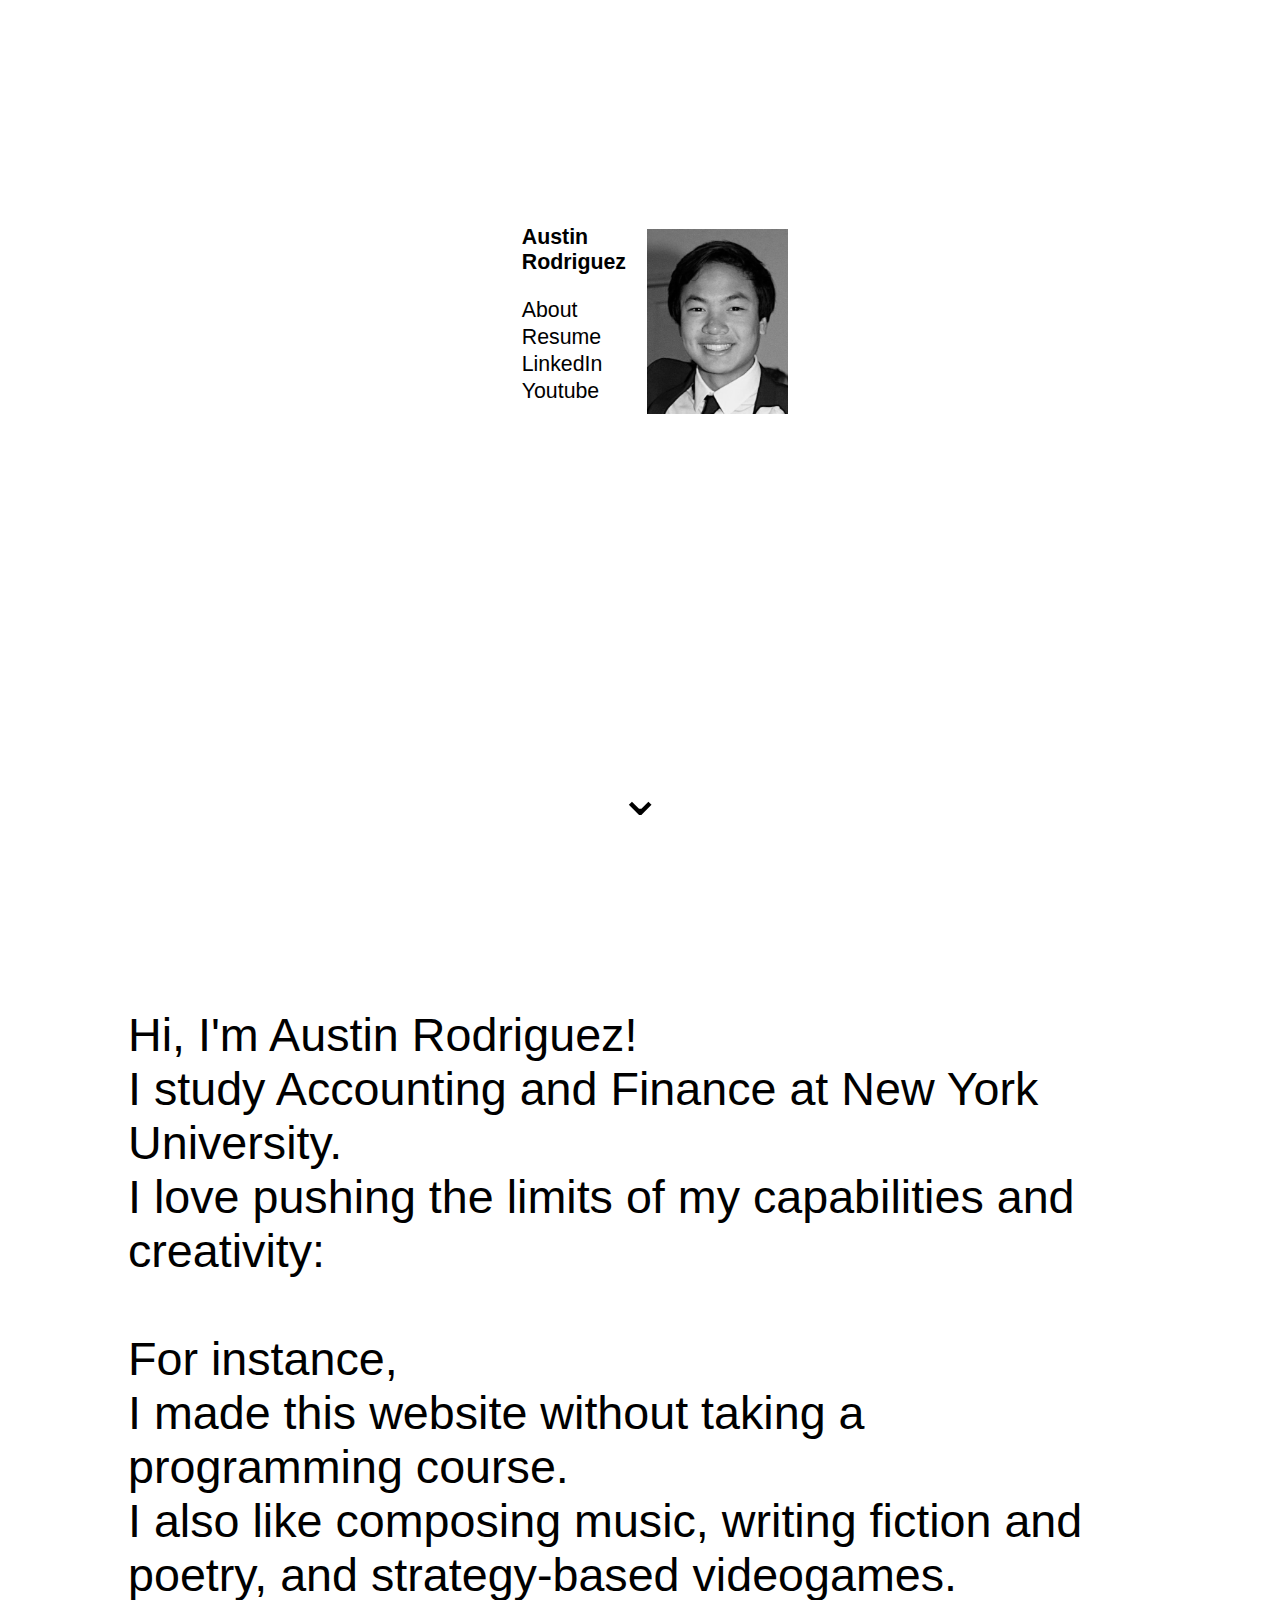
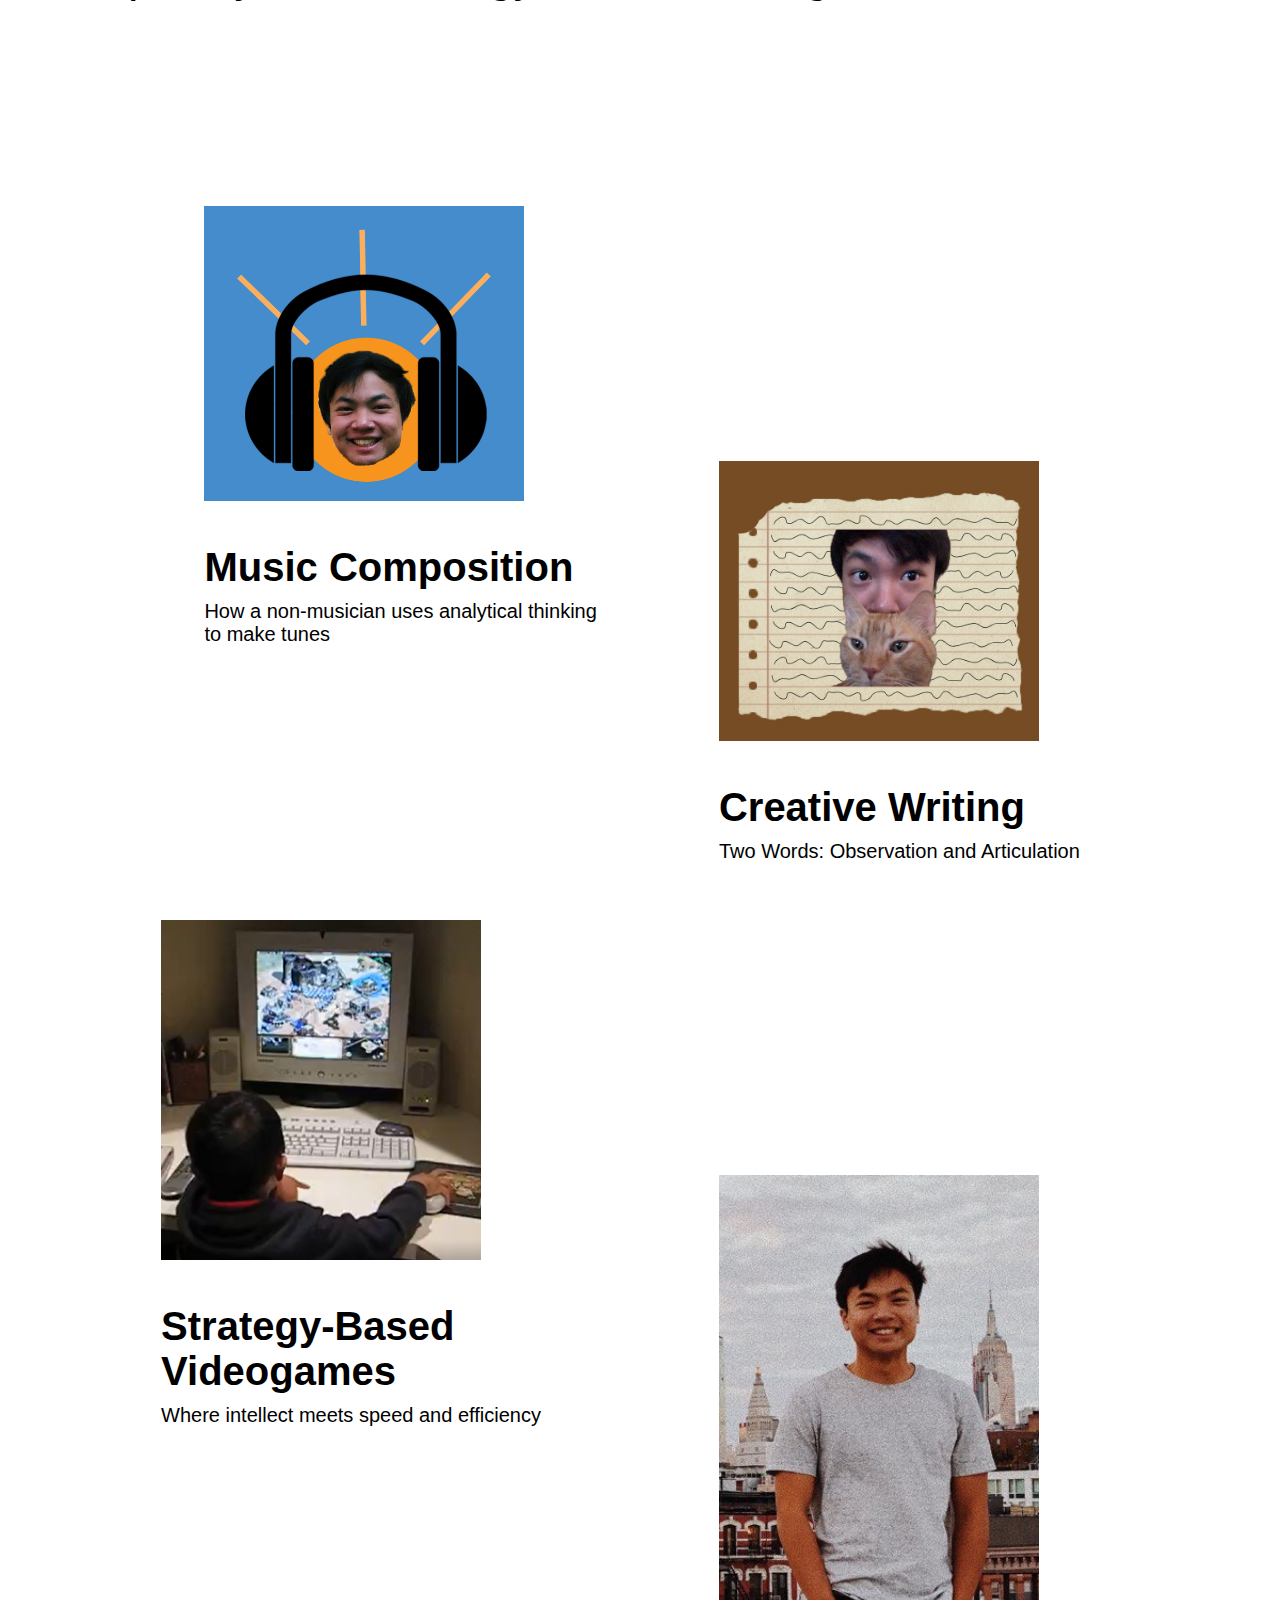
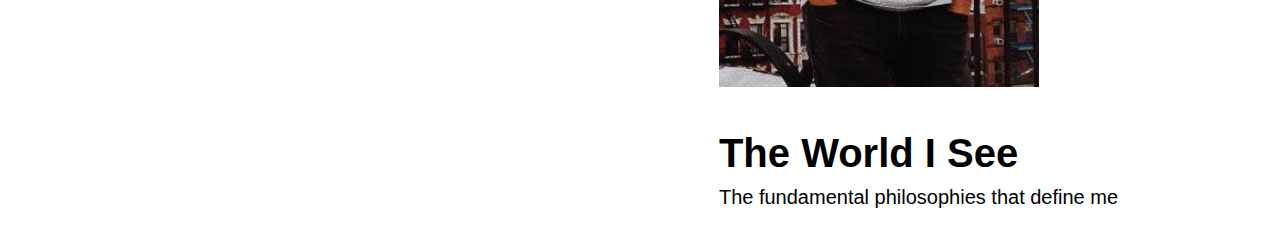
<file: index.html>
<!DOCTYPE html>

<head>
    <meta charset="UTF-8">
    <meta name="viewport" content="width=device-width, initial-scale=1.0">
    <meta http-equiv="X-UA-Compatible" content="ie=edge">
    <title>Austin Rodriguez</title>
    <link rel="stylesheet" href="stylesheet.css">
    <link rel="icon" href="LetterA.png">
</head>
<html>

<body>
    <div class="two_column_grid" id="home_menu">
        <div class="two_col_left_col">
            <div class="contact_menu">
                <li><a class="title">Austin<br>Rodriguez</a></li>
                <li><br><a href="#about_p" class="link">About</a></li>
          
                <li><a href="AustinRodriguezResume.pdf" target="_blank" class="link">Resume</a></li>
                
                <li><a href="https://www.linkedin.com/in/ausrodriguez" target="_blank" class="link">LinkedIn</a></li>
                <li><a href="https://www.youtube.com/channel/UCs2pEGNWerf0kBA0CXPktnA" target="_blank" class="link">Youtube</a></li>
            </div>
        </div>
        <div class="two_col_right_col home_page_pic">
            <div class="image">
                <img src="AustinPic.jpg" style="height:185px;">
            </div>
        </div>
    </div>
    <div class="single_column" id="down_arrow">
      <a href="#about_p" class="vertical_shift">&#8964</a>
    </div>
    <div class="single_column" id="about_p">
      <!-- <h3 class = "centered_title"> &#8595</h3> -->
      <p id="about">
          Hi, I'm Austin Rodriguez! <br> I study Accounting and Finance at New York University.
          <br>I love pushing the limits of my capabilities and creativity: <br> <br> For instance, <br> I made this website without taking a programming course. 
          <br> I also like composing music, writing fiction and poetry, and strategy-based videogames.
      </p>
      
    </div>
    <div id="Featured_Articles">
      <div class="two_column_grid">
        <div class="two_col_left_col">
          <a href="MusicCompositionArticle.html" class="article_preview_link">
            <div class="floating_item">
              <div id="article_preview_image">
                <img src="MusicCompositionIcon2.png" class="prev_img small_pic">
              </div>
              <h3 class="article_preview_title">Music Composition</h3>
              <h4 class="article_preview_subtitle">How a non-musician uses analytical thinking to make tunes</h4>
            </div>
          </a>
        </div>
        <div class="two_col_right_col shift_down">
          <a href="CreativeWritingArticle.html" class="article_preview_link">
            <div class="floating_item">
              <div id="article_preview_image">
                <img src="WritingIcon.jpg" class="prev_img small_pic">
              </div>
              <h3 class="article_preview_title">Creative Writing</h3>
              <h4 class="article_preview_subtitle">Two Words: Observation and Articulation</h4>
            </div>
          </a>
        </div>
      </div>


      <div class="two_column_grid">
        <div class="two_col_left_col">
          <a href="StratVidyaArticle.html" class="article_preview_link">
            <div class="floating_item align_right">
              <div id="article_preview_image">
                <img src="StratIcon.png" class="prev_img small_pic">
              </div>
              <h3 class="article_preview_title">Strategy-Based Videogames</h3>
              <h4 class="article_preview_subtitle">Where intellect meets speed and efficiency</h4>
            </div>
          </a>
        </div>
        <div class="two_col_right_col shift_down">
          <a href="TheWorldISee.html" class="article_preview_link">
            <div class="floating_item">
              <div id="article_preview_image">
                <img src="FullMe2.jpg" class="prev_img small_pic">
              </div>
              <h3 class="article_preview_title">The World I See</h3>
              <h4 class="article_preview_subtitle">The fundamental philosophies that define me</h4>
            </div>
          </a>
        </div>
      </div>

      

    </div>
</body>

</html>
</file>
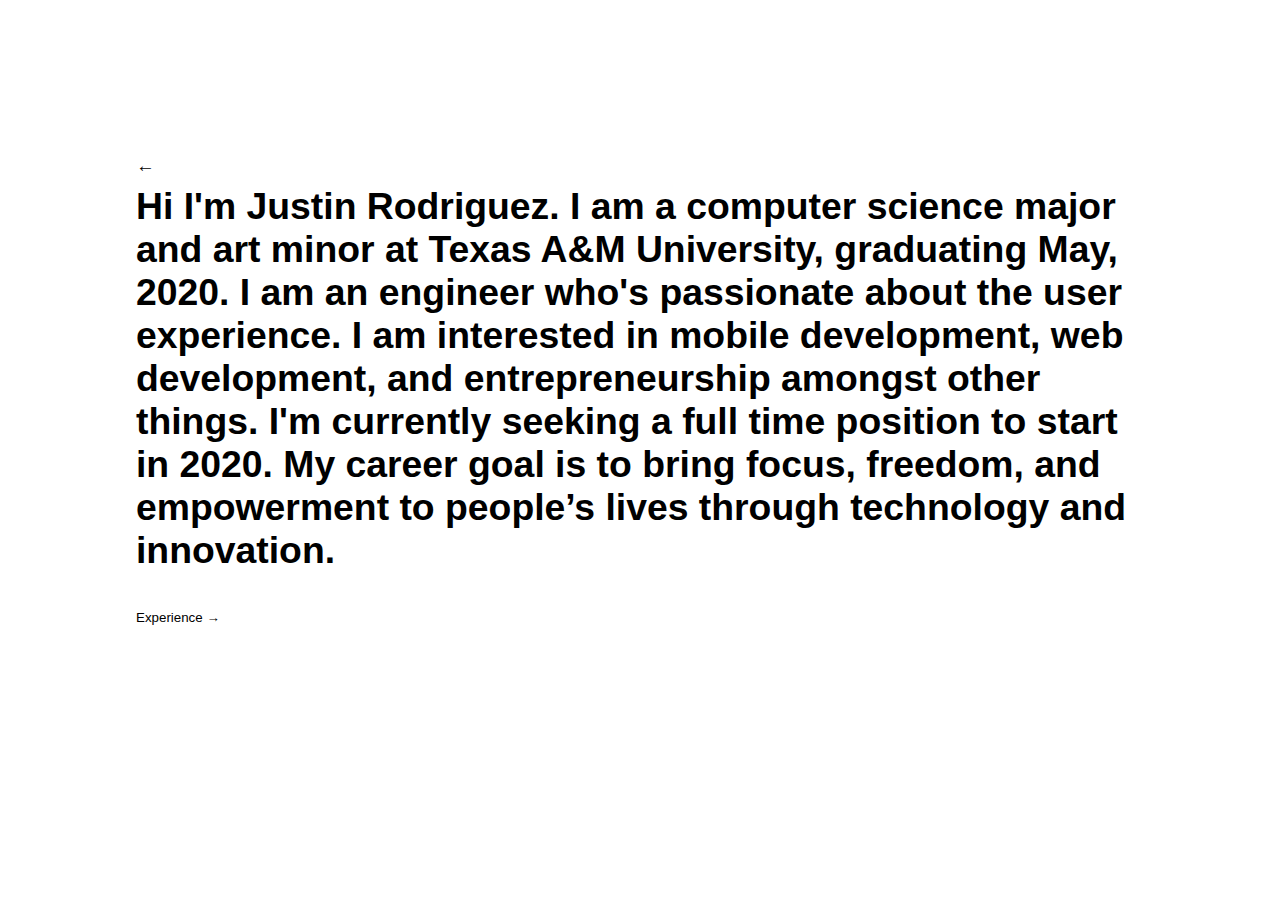
<file: about.html>
<!DOCTYPE html>

<head>
    <meta charset="UTF-8">
    <meta name="viewport" content="width=device-width, initial-scale=1.0">
    <meta http-equiv="X-UA-Compatible" content="ie=edge">
    <title>Justin Rodriguez | About</title>
    <link rel="stylesheet" href="stylesheet2.css">
    <link rel="icon" href="favicon.png">
</head>
<html>

<body>
    <header>
        <h3 class="back-button"><a href="index.html">&#8592</a></h3>
    </header>
    <p id="about">
        Hi I'm Justin Rodriguez. I am a computer science major and art minor at
        Texas A&M University, graduating May, 2020. I am an engineer who's passionate about the user experience. I am
        interested in mobile development, web development, and entrepreneurship amongst other things. I'm currently
        seeking a full time position to start in 2020. My career goal is to bring focus, freedom, and empowerment to people’s lives
        through technology and innovation.
    </p>
    <h3 class="forward-button"><a href="portfolio.html">Experience &#8594</a></h3>
</body>
</file>
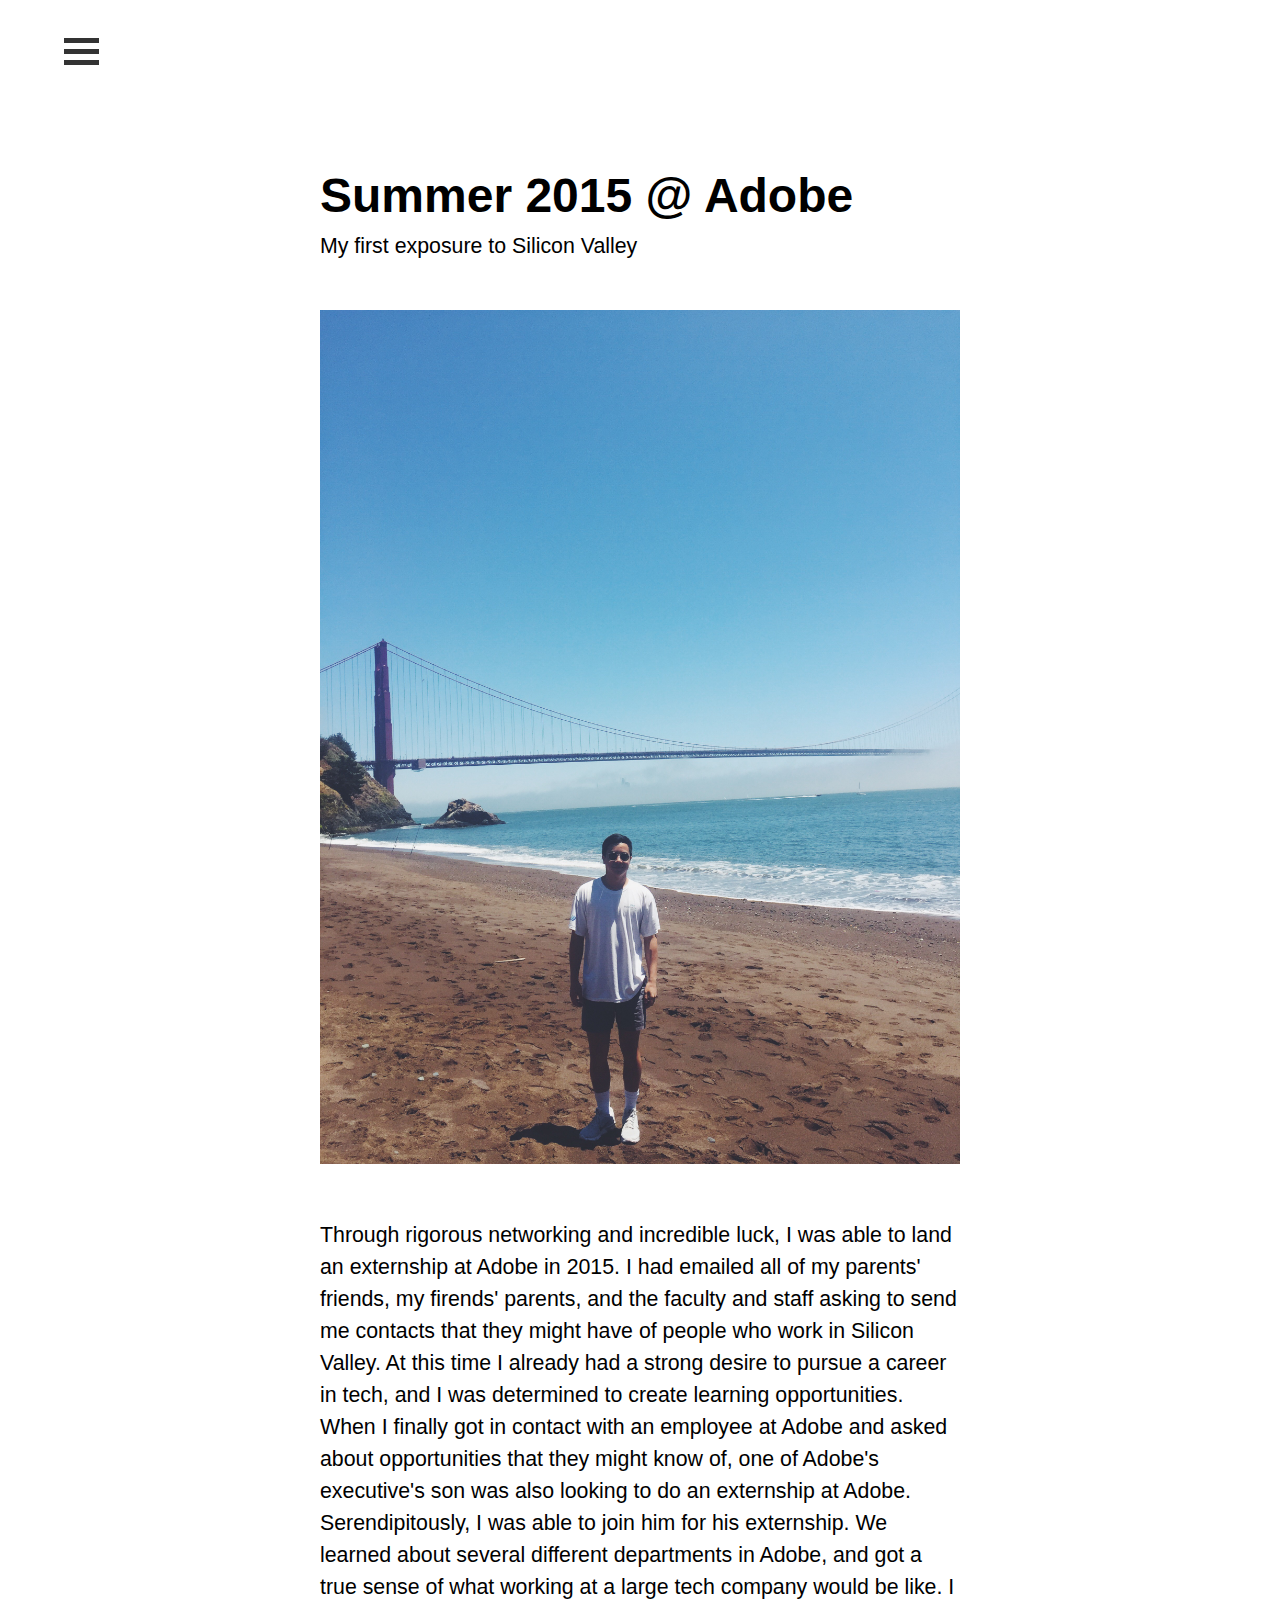
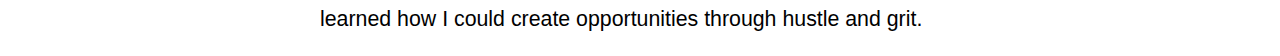
<file: adobe.html>
<!DOCTYPE html>

<head>
    <meta charset="UTF-8">
    <meta name="viewport" content="width=device-width, initial-scale=1.0">
    <meta http-equiv="X-UA-Compatible" content="ie=edge">
    <title>Justin Rodriguez</title>
    <link rel="stylesheet" href="project_styles_2.css">
    <link rel="icon" href="favicon.png">
</head>
<html>

<body>

    <div class="container" onclick="myFunction(this)">
      <div class="hamburger_menu">
        <div class="bar1"></div>
        <div class="bar2"></div>
        <div class="bar3"></div>
      </div>
      <div class="single_column pop_menu">
        <div class="contact_menu">
            <li><a href="index.html" class="link">Home</a></li>
            <li><a href="portfolio.html" class="link">Experience</a></li>
            <li><a href="JustinRodriguezResume.pdf" target="_blank" class="link">Resume</a></li>
            <li><a href="https://github.com/justrodr" target="_blank" class="link">Github</a></li>
            <li><a href="https://www.linkedin.com/in/justin-rodr/" target="_blank" class="link">LinkedIn</a></li>
            <li><a href="https://www.youtube.com/channel/UCtybUM7yJS8pQ94kVcHxs2A?view_as=subscriber" target="_blank" class="link">Youtube</a></li>
        </div>
      </div>
    </div>

    <script>
      function myFunction(x) {
        x.classList.toggle("change");
      }
    </script>

    <div class="post_page">
        <h2 class="post_title">Summer 2015 @ Adobe</h2>
        <h3 class="post_subtitle">My first exposure to Silicon Valley</h3>
        <div class="single_column">
          <img src="sf.jpg" class="small_pic">
        </div>
        <p class="post_paragraph">
          Through rigorous networking and incredible luck, I was able to
          land an externship at Adobe in 2015. I had emailed all of my
          parents' friends, my firends' parents, and the faculty and staff asking
          to send me contacts that they might have of people who work in
          Silicon Valley. At this time I already had a strong desire to
          pursue a career in tech, and I was determined to create learning
          opportunities. When I finally got in contact with an employee at
          Adobe and asked about opportunities that they might know of, one
          of Adobe's executive's son was also looking to do an externship
          at Adobe. Serendipitously, I was able to join him for his
          externship. We learned about several different departments in Adobe,
          and got a true sense of what working at a large tech company would
          be like. I learned how I could create opportunities through hustle
          and grit.
        </p>
    </div>
</body>

</html>
</file>
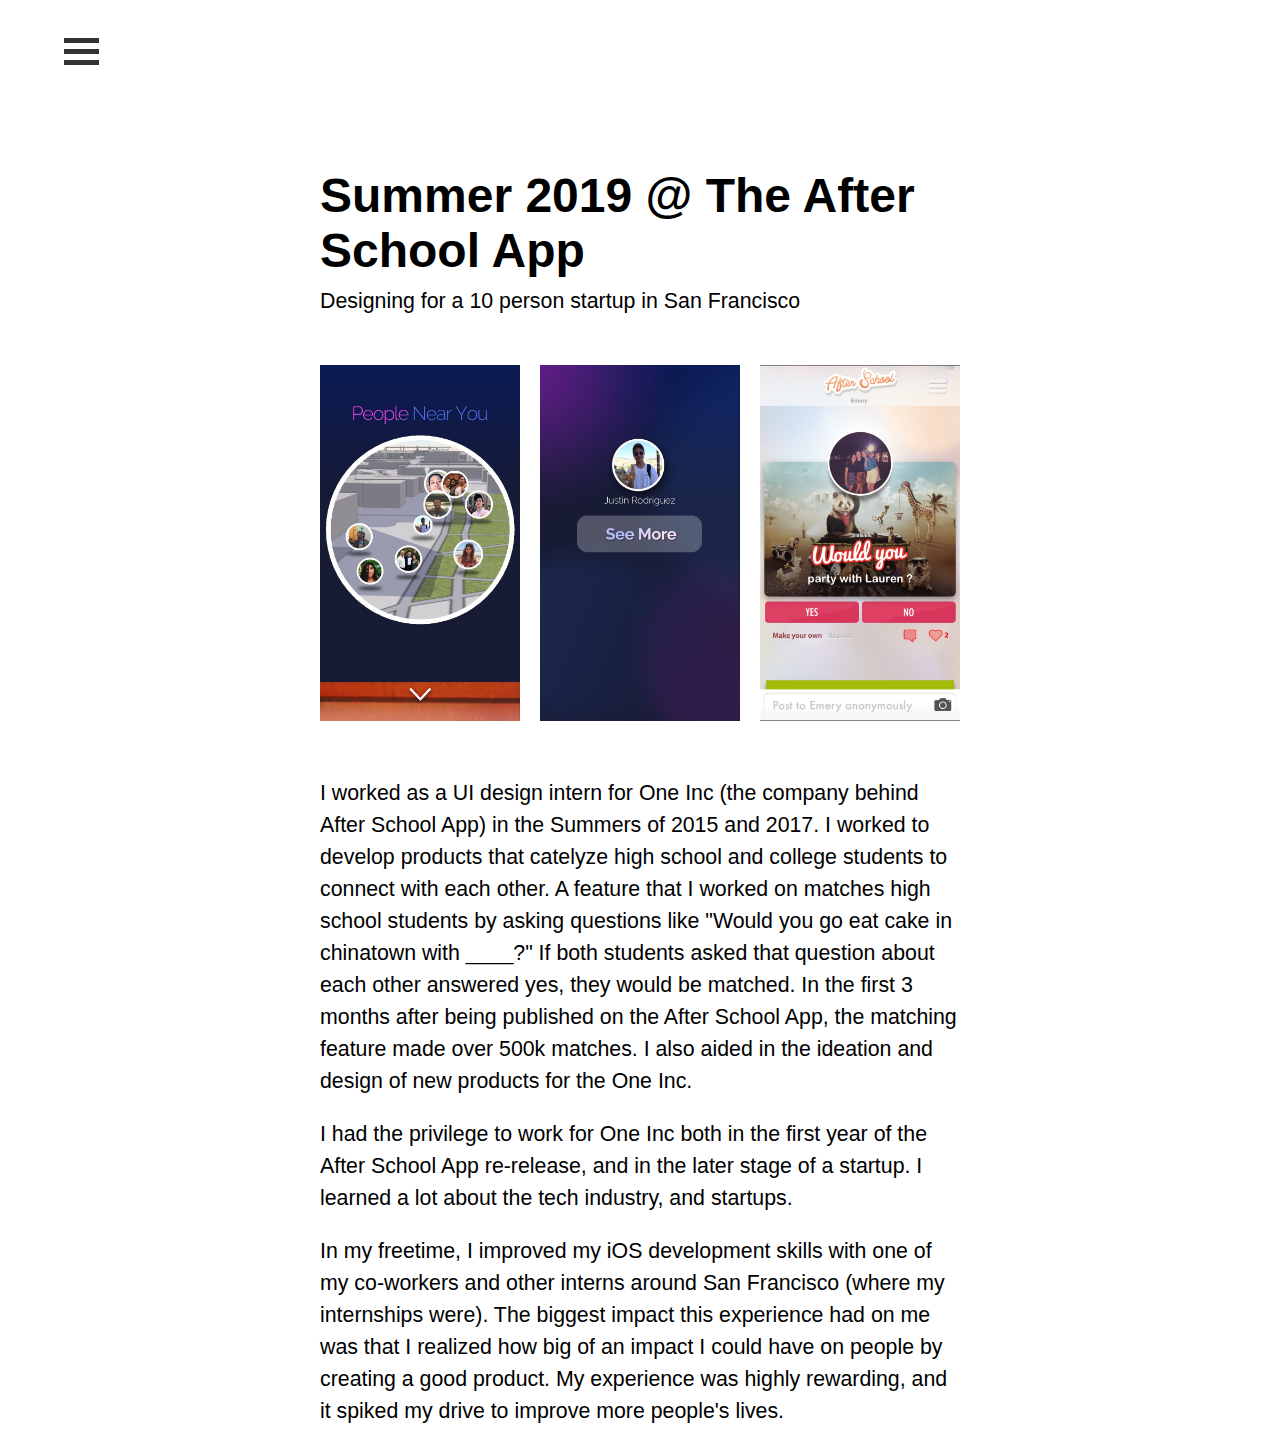
<file: afterschool.html>
<!DOCTYPE html>

<head>
    <meta charset="UTF-8">
    <meta name="viewport" content="width=device-width, initial-scale=1.0">
    <meta http-equiv="X-UA-Compatible" content="ie=edge">
    <title>Justin Rodriguez</title>
    <link rel="stylesheet" href="project_styles_2.css">
    <link rel="icon" href="favicon.png">
</head>
<html>

<body>
    <div class="container" onclick="myFunction(this)">
      <div class="hamburger_menu">
        <div class="bar1"></div>
        <div class="bar2"></div>
        <div class="bar3"></div>
      </div>
      <div class="single_column pop_menu">
        <div class="contact_menu">
            <li><a href="index.html" class="link">Home</a></li>
            <li><a href="portfolio.html" class="link">Experience</a></li>
            <li><a href="JustinRodriguezResume.pdf" target="_blank" class="link">Resume</a></li>
            <li><a href="https://github.com/justrodr" target="_blank" class="link">Github</a></li>
            <li><a href="https://www.linkedin.com/in/justin-rodr/" target="_blank" class="link">LinkedIn</a></li>
            <li><a href="https://www.youtube.com/channel/UCtybUM7yJS8pQ94kVcHxs2A?view_as=subscriber" target="_blank" class="link">Youtube</a></li>
        </div>
      </div>
    </div>

    <script>
      function myFunction(x) {
        x.classList.toggle("change");
      }
    </script>

    <div class="post_page">
        <h2 class="post_title">Summer 2019 @ The After School App</h2>
        <h3 class="post_subtitle">Designing for a 10 person startup in San Francisco</h3>
        <div class="grid-three">
          <div class="left-col-three">
              <img src="after-school1.jpg" class="small_pic">
          </div>
          <div class="center-col-three">
              <img src="after-school2.jpg" class="small_pic">
          </div>
          <div class="right-col-three">
              <img src="after-school3.jpg" class="small_pic">
          </div>
        </div>
        <p class="post_paragraph">
            I worked as a UI design intern for One Inc (the company
            behind After School App) in the Summers of 2015 and 2017. I
            worked to develop products that catelyze high school and college
            students to connect with each other.
            A feature that I worked on
            matches high school students by asking questions like
            "Would you go eat cake in chinatown with ____?" If both students
            asked that question about each other answered yes, they would be
            matched. In the first 3 months after being published on the After
            School App, the matching feature made over 500k matches. I also
            aided in the ideation and design of new products for the One Inc.
        </p>
        <p class="post_paragraph">
            I had the privilege to work for One Inc both in the first year of
            the After School App re-release, and in the later stage of a startup.
            I learned a lot about the tech industry, and startups.
        </p>
        <p class="post_paragraph">
            In my freetime,
            I improved my iOS development skills with one of my co-workers and
            other interns around San Francisco (where my internships were). The
            biggest impact this experience had on me was that I realized how big
            of an impact I could have on people by creating a good product.
            My experience was highly rewarding, and it spiked my drive to improve
            more people's lives.
        </p>
    </div>
</body>

</html>
</file>
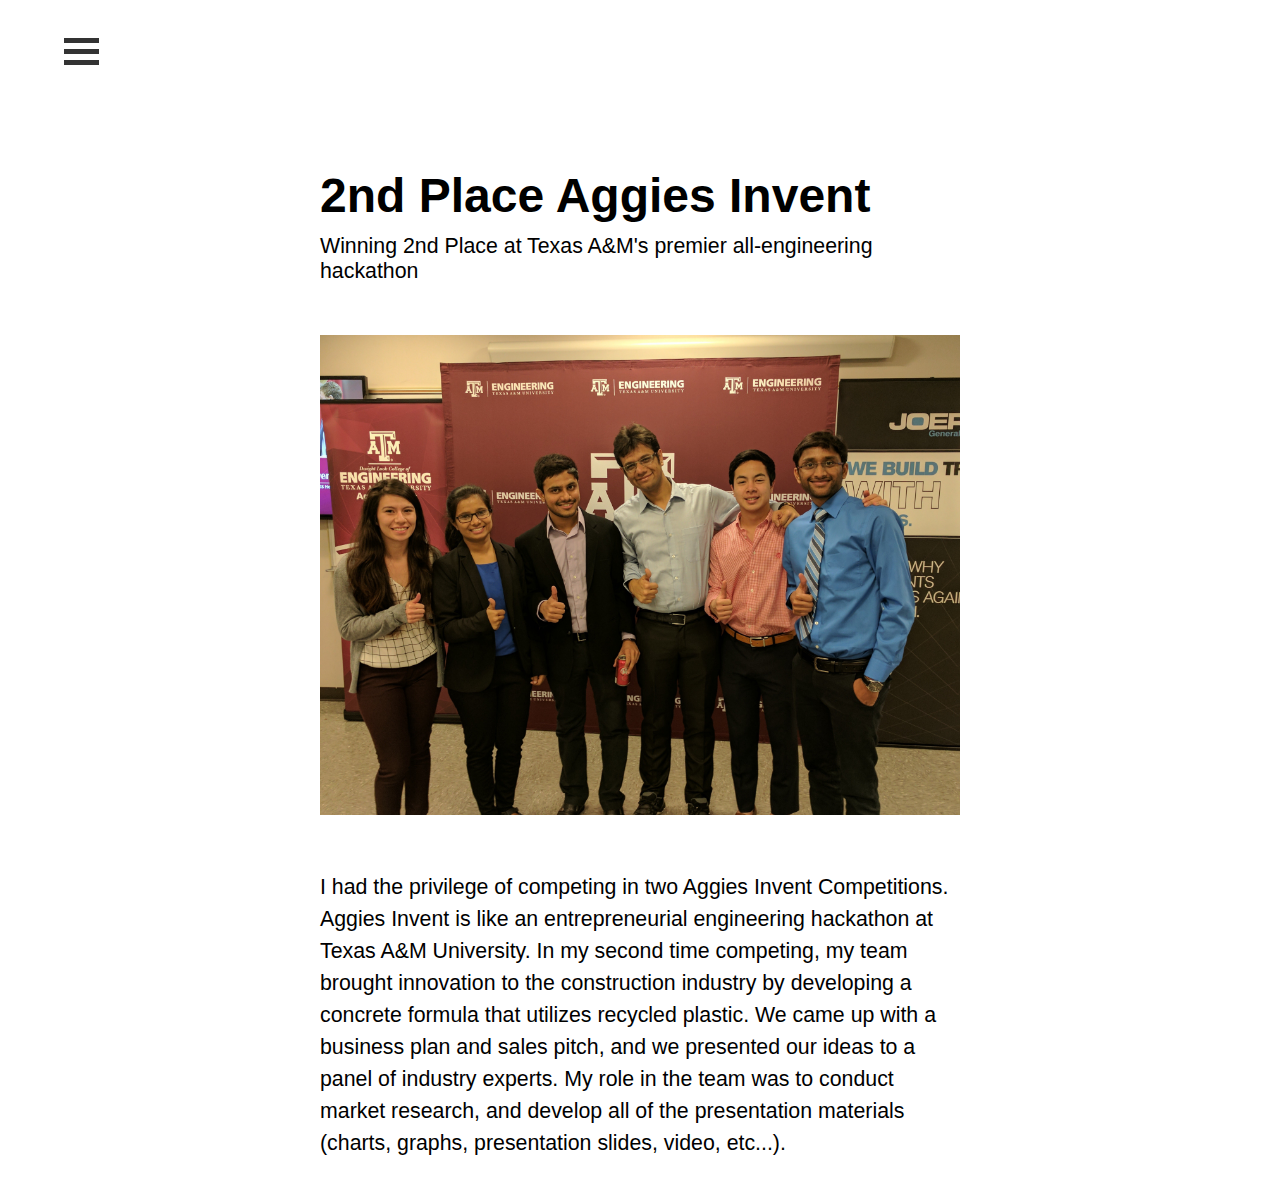
<file: aggies-invent.html>
<!DOCTYPE html>

<head>
    <meta charset="UTF-8">
    <meta name="viewport" content="width=device-width, initial-scale=1.0">
    <meta http-equiv="X-UA-Compatible" content="ie=edge">
    <title>Justin Rodriguez</title>
    <link rel="stylesheet" href="project_styles_2.css">
    <link rel="icon" href="favicon.png">
</head>
<html>

<body>

    <div class="container" onclick="myFunction(this)">
      <div class="hamburger_menu">
        <div class="bar1"></div>
        <div class="bar2"></div>
        <div class="bar3"></div>
      </div>
      <div class="single_column pop_menu">
        <div class="contact_menu">
            <li><a href="index.html" class="link">Home</a></li>
            <li><a href="portfolio.html" class="link">Experience</a></li>
            <li><a href="JustinRodriguezResume.pdf" target="_blank" class="link">Resume</a></li>
            <li><a href="https://github.com/justrodr" target="_blank" class="link">Github</a></li>
            <li><a href="https://www.linkedin.com/in/justin-rodr/" target="_blank" class="link">LinkedIn</a></li>
            <li><a href="https://www.youtube.com/channel/UCtybUM7yJS8pQ94kVcHxs2A?view_as=subscriber" target="_blank" class="link">Youtube</a></li>
        </div>
      </div>
    </div>

    <script>
      function myFunction(x) {
        x.classList.toggle("change");
      }
    </script>

    <div class="post_page">
        <h2 class="post_title">2nd Place Aggies Invent</h2>
        <h3 class="post_subtitle">Winning 2nd Place at Texas A&M's premier all-engineering hackathon</h3>
        <div class="single_column">
          <img src="aggies-invent.JPG" class="small_pic">
        </div>
        <p class="post_paragraph">
          I had the privilege of competing in two Aggies Invent Competitions.
          Aggies Invent is like an entrepreneurial engineering hackathon
          at Texas A&M University. In my second time competing, my team brought innovation
          to the construction industry by developing a concrete formula that utilizes
          recycled plastic. We came up with a business plan and sales pitch, and
          we presented our ideas to a panel of industry experts. My role in the team
          was to conduct market research, and develop all of the presentation materials
          (charts, graphs, presentation slides, video, etc...).
        </p>
    </div>
</body>

</html>
</file>
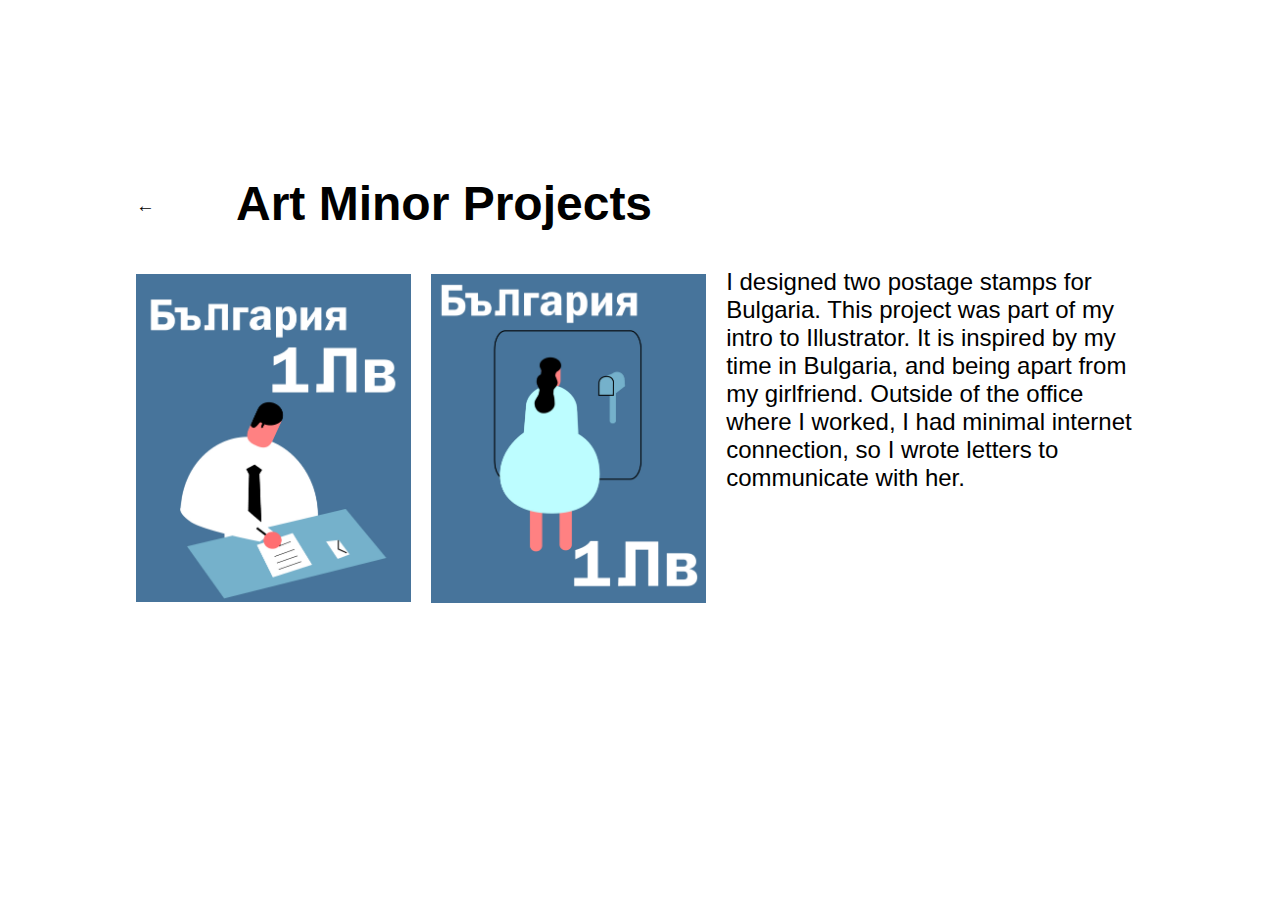
<file: art-minor-projects.html>
<!DOCTYPE html>

<head>
    <meta charset="UTF-8">
    <meta name="viewport" content="width=device-width, initial-scale=1.0">
    <meta http-equiv="X-UA-Compatible" content="ie=edge">
    <title>Justin Rodriguez</title>
    <link rel="stylesheet" href="project_styles.css">
    <link rel="icon" href="favicon.png">
</head>
<html>

<body>
    <header>
        <h3 class="back-button"><a href="portfolio.html">&#8592</a></h3>
        <h2>Art Minor Projects</h2>
    </header>
    <div class="grid-three">
        <div class="left-col-three">
            <img src="stamp-1.jpg" class="small_pic">
        </div>
        <div class="center-col-three">
            <img src="stamp-2.jpg" class="small_pic">
        </div>
        <div class="right-col-3">
            <p>
                I designed two postage stamps for Bulgaria. This project was part of my intro to Illustrator. It is
                inspired by my time in Bulgaria, and being apart from my girlfriend. Outside of the office where I
                worked, I had minimal internet connection, so I wrote letters to communicate with her.
            </p>
        </div>
    </div>
</body>

</html>
</file>
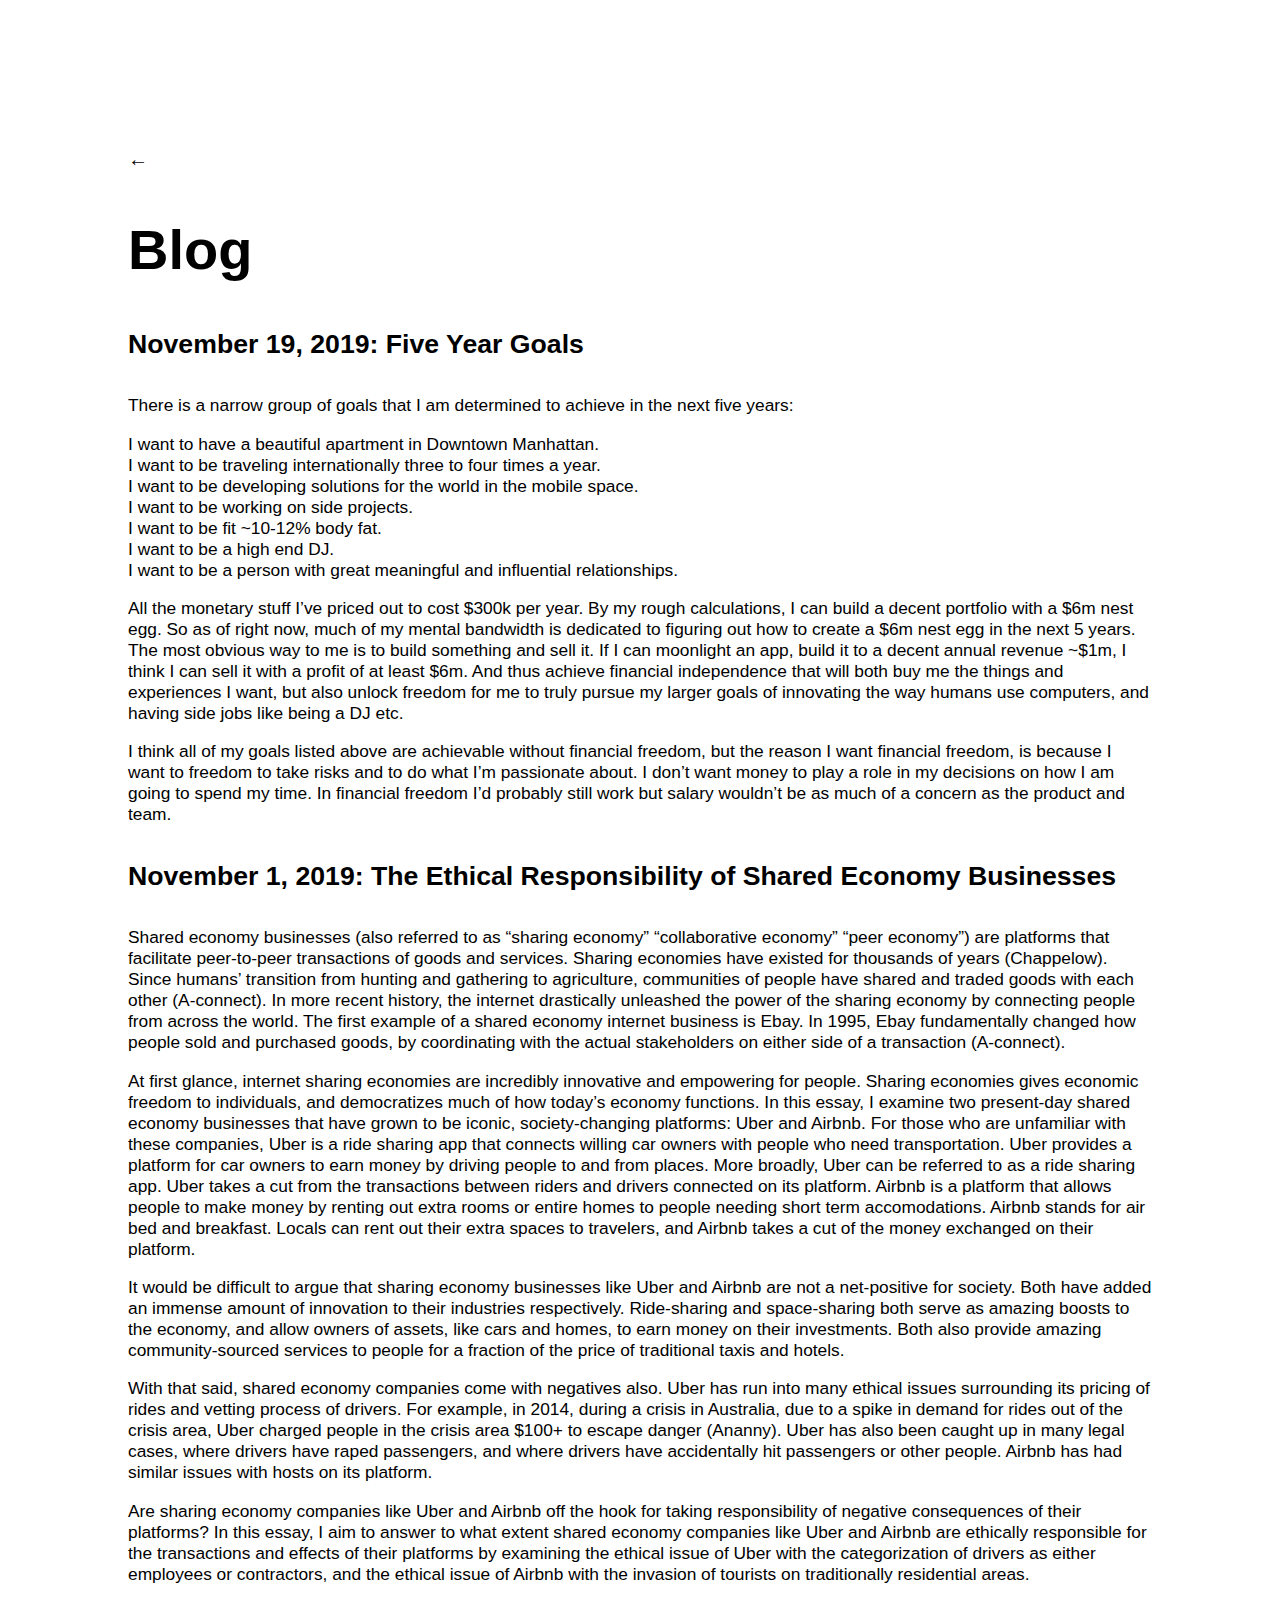
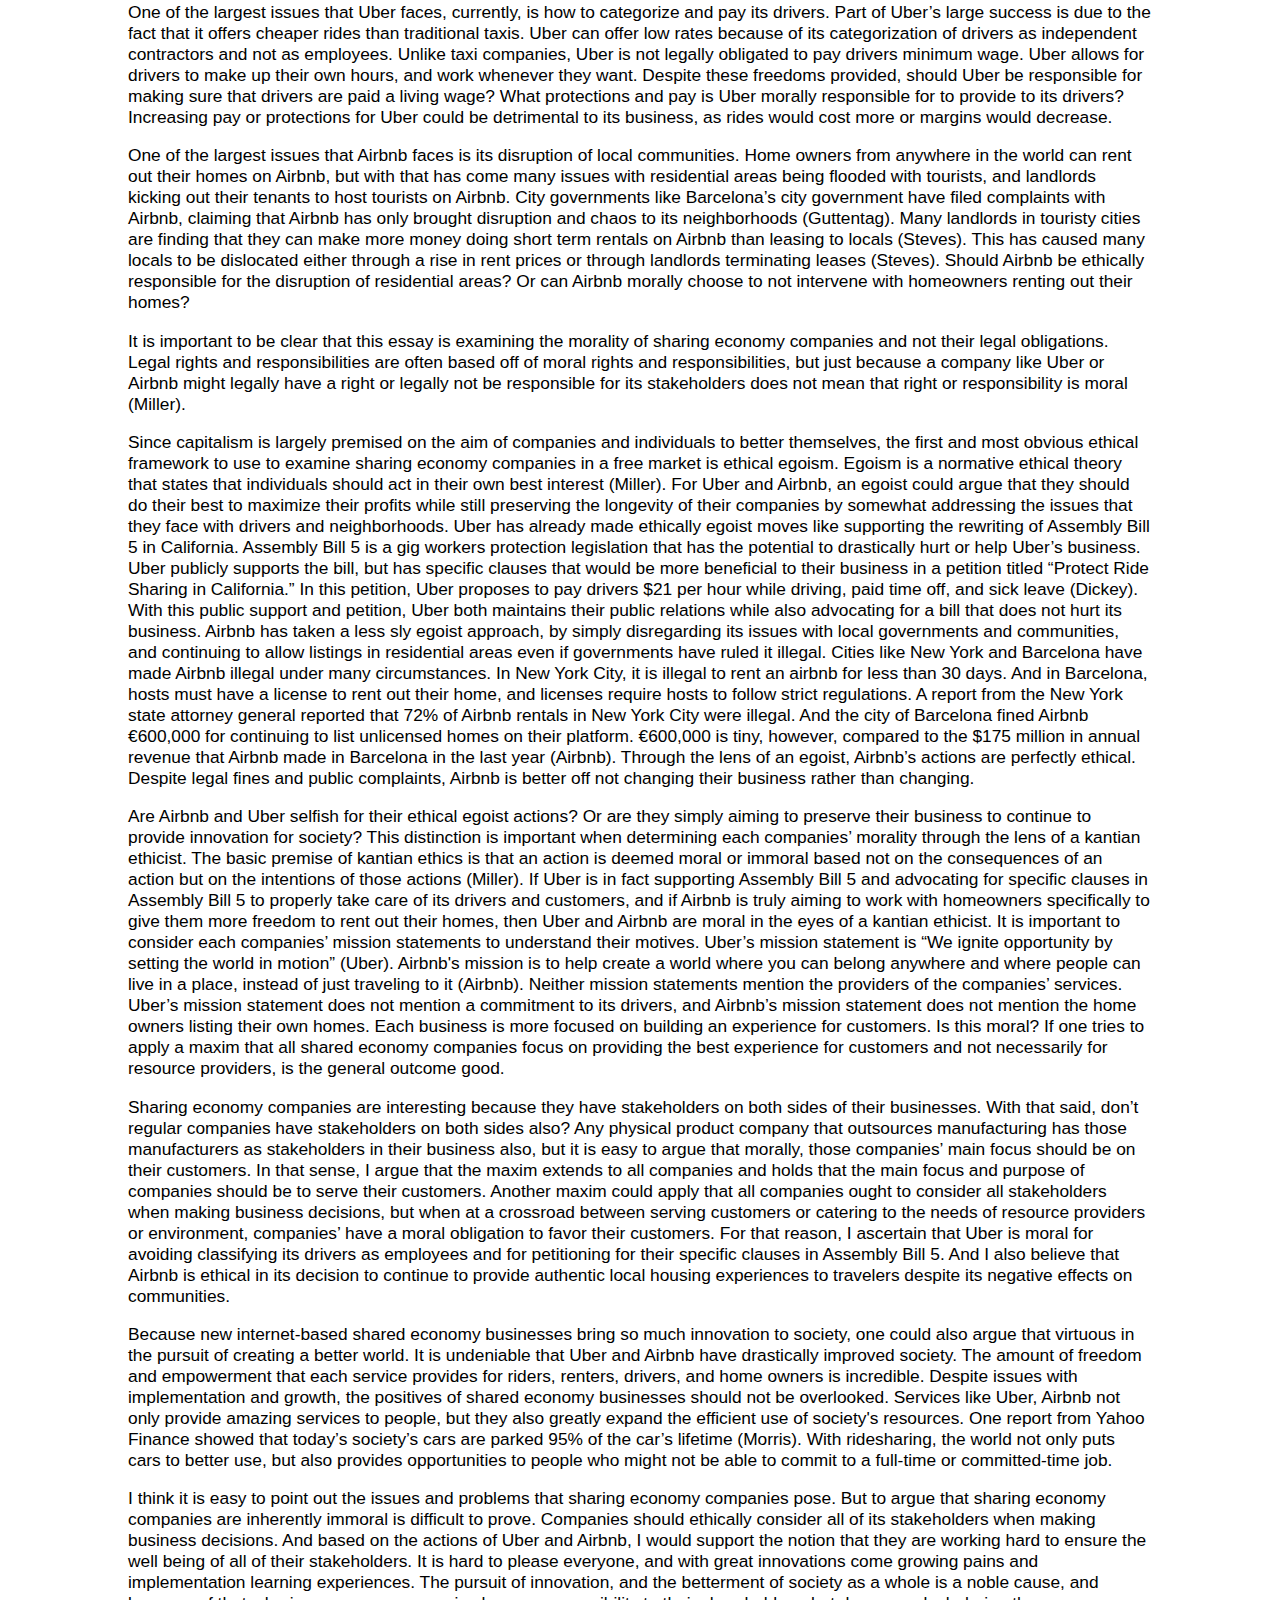
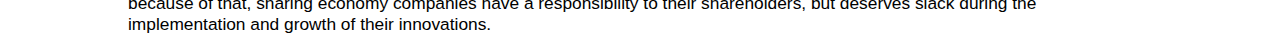
<file: blog_home.html>
<!DOCTYPE html>

<head>
    <meta charset="UTF-8">
    <meta name="viewport" content="width=device-width, initial-scale=1.0">
    <meta http-equiv="X-UA-Compatible" content="ie=edge">
    <title>Justin Rodriguez</title>
    <link rel="stylesheet" href="stylesheet.css">
    <link rel="icon" href="favicon.png">
</head>
<html>

<body>
  <header>
      <h3 class="back-button"><a href="index.html">&#8592</a></h3>
      <h2>Blog</h2>
  </header>
  <div class="single_column">
    <section class="blog_entry">
      <h4>November 19, 2019: Five Year Goals</h4>
      <p>
        There is a narrow group of goals that I am determined to achieve in the next five years:
      </p>
      <p>
        I want to have a beautiful apartment in Downtown Manhattan. <br>
        I want to be traveling internationally three to four times a year.<br>
        I want to be developing solutions for the world in the mobile space.<br>
        I want to be working on side projects.<br>
        I want to be fit ~10-12% body fat.<br>
        I want to be a high end DJ.<br>
        I want to be a person with great meaningful and influential relationships.
      </p>
      <p>
        All the monetary stuff I’ve priced out to cost $300k per year. By my rough calculations, I can build a decent portfolio with a $6m nest egg. So as of right now, much of my mental bandwidth is dedicated to figuring out how to create a $6m nest egg in the next 5 years. The most obvious way to me is to build something and sell it. If I can moonlight an app, build it to a decent annual revenue ~$1m, I think I can sell it with a profit of at least $6m. And thus achieve financial independence that will both buy me the things and experiences I want, but also unlock freedom for me to truly pursue my larger goals of innovating the way humans use computers, and having side jobs like being a DJ etc.
      </p>
      <p>
        I think all of my goals listed above are achievable without financial freedom, but the reason I want financial freedom, is because I want to freedom to take risks and to do what I’m passionate about. I don’t want money to play a role in my decisions on how I am going to spend my time. In financial freedom I’d probably still work but salary wouldn’t be as much of a concern as the product and team.
      </p>
    </<section>
    <section class="blog_entry">
      <h4>November 1, 2019: The Ethical Responsibility of Shared Economy Businesses</h4>
      <p>
        Shared economy businesses (also referred to as “sharing economy” “collaborative economy” “peer economy”) are platforms that facilitate peer-to-peer transactions of goods and services. Sharing economies have existed for thousands of years (Chappelow). Since humans’ transition from hunting and gathering to agriculture, communities of people have shared and traded goods with each other (A-connect). In more recent history, the internet drastically unleashed the power of the sharing economy by connecting people from across the world. The first example of a shared economy internet business is Ebay. In 1995, Ebay fundamentally changed how people sold and purchased goods, by coordinating with the actual stakeholders on either side of a transaction (A-connect).
      </p>
      <p>
        At first glance, internet sharing economies are incredibly innovative and empowering for people. Sharing economies gives economic freedom to individuals, and democratizes much of how today’s economy functions. In this essay, I examine two present-day shared economy businesses that have grown to be iconic, society-changing platforms: Uber and Airbnb. For those who are unfamiliar with these companies, Uber is a ride sharing app that connects willing car owners with people who need transportation. Uber provides a platform for car owners to earn money by driving people to and from places. More broadly, Uber can be referred to as a ride sharing app. Uber takes a cut from the transactions between riders and drivers connected on its platform. Airbnb is a platform that allows people to make money by renting out extra rooms or entire homes to people needing short term accomodations. Airbnb stands for air bed and breakfast. Locals can rent out their extra spaces to travelers, and Airbnb takes a cut of the money exchanged on their platform.
      </p>
      <p>
        It would be difficult to argue that sharing economy businesses like Uber and Airbnb are not a net-positive for society. Both have added an immense amount of innovation to their industries respectively. Ride-sharing and space-sharing both serve as amazing boosts to the economy, and allow owners of assets, like cars and homes, to earn money on their investments. Both also provide amazing community-sourced services to people for a fraction of the price of traditional taxis and hotels.
      </p>
      <p>
        With that said, shared economy companies come with negatives also. Uber has run into many ethical issues surrounding its pricing of rides and vetting process of drivers. For example, in 2014, during a crisis in Australia, due to a spike in demand for rides out of the crisis area, Uber charged people in the crisis area $100+ to escape danger (Ananny). Uber has also been caught up in many legal cases, where drivers have raped passengers, and where drivers have accidentally hit passengers or other people. Airbnb has had similar issues with hosts on its platform.
      </p>
      <p>
        Are sharing economy companies like Uber and Airbnb off the hook for taking responsibility of negative consequences of their platforms? In this essay, I aim to answer to what extent shared economy companies like Uber and Airbnb are ethically responsible for the transactions and effects of their platforms by examining the ethical issue of Uber with the categorization of drivers as either employees or contractors, and the ethical issue of Airbnb with the invasion of tourists on traditionally residential areas.
      </p>
      <p>
        One of the largest issues that Uber faces, currently, is how to categorize and pay its drivers. Part of Uber’s large success is due to the fact that it offers cheaper rides than traditional taxis. Uber can offer low rates because of its categorization of drivers as independent contractors and not as employees. Unlike taxi companies, Uber is not legally obligated to pay drivers minimum wage. Uber allows for drivers to make up their own hours, and work whenever they want. Despite these freedoms provided, should Uber be responsible for making sure that drivers are paid a living wage? What protections and pay is Uber morally responsible for to provide to its drivers? Increasing pay or protections for Uber could be detrimental to its business, as rides would cost more or margins would decrease.
      </p>
      <p>
        One of the largest issues that Airbnb faces is its disruption of local communities. Home owners from anywhere in the world can rent out their homes on Airbnb, but with that has come many issues with residential areas being flooded with tourists, and landlords kicking out their tenants to host tourists on Airbnb. City governments like Barcelona’s city government have filed complaints with Airbnb, claiming that Airbnb has only brought disruption and chaos to its neighborhoods (Guttentag). Many landlords in touristy cities are finding that they can make more money doing short term rentals on Airbnb than leasing to locals (Steves). This has caused many locals to be dislocated either through a rise in rent prices or through landlords terminating leases (Steves). Should Airbnb be ethically responsible for the disruption of residential areas? Or can Airbnb morally choose to not intervene with homeowners renting out their homes?
      </p>
      <p>
        It is important to be clear that this essay is examining the morality of sharing economy companies and not their legal obligations. Legal rights and responsibilities are often based off of moral rights and responsibilities, but just because a company like Uber or Airbnb might legally have a right or legally not be responsible for its stakeholders does not mean that right or responsibility is moral (Miller).
      </p>
      <p>
        Since capitalism is largely premised on the aim of companies and individuals to better themselves, the first and most obvious ethical framework to use to examine sharing economy companies in a free market is ethical egoism. Egoism is a normative ethical theory that states that individuals should act in their own best interest (Miller). For Uber and Airbnb, an egoist could argue that they should do their best to maximize their profits while still preserving the longevity of their companies by somewhat addressing the issues that they face with drivers and neighborhoods. Uber has already made ethically egoist moves like supporting the rewriting of Assembly Bill 5 in California. Assembly Bill 5 is a gig workers protection legislation that has the potential to drastically hurt or help Uber’s business. Uber publicly supports the bill, but has specific clauses that would be more beneficial to their business in a petition titled “Protect Ride Sharing in California.” In this petition, Uber proposes to pay drivers $21 per hour while driving, paid time off, and sick leave (Dickey). With this public support and petition, Uber both maintains their public relations while also advocating for a bill that does not hurt its business. Airbnb has taken a less sly egoist approach, by simply disregarding its issues with local governments and communities, and continuing to allow listings in residential areas even if governments have ruled it illegal. Cities like New York and Barcelona have made Airbnb illegal under many circumstances. In New York City, it is illegal to rent an airbnb for less than 30 days. And in Barcelona, hosts must have a license to rent out their home, and licenses require hosts to follow strict regulations. A report from the New York state attorney general reported that 72% of Airbnb rentals in New York City were illegal. And the city of Barcelona fined Airbnb €600,000 for continuing to list unlicensed homes on their platform. €600,000 is tiny, however, compared to the $175 million in annual revenue that Airbnb made in Barcelona in the last year (Airbnb). Through the lens of an egoist, Airbnb’s actions are perfectly ethical. Despite legal fines and public complaints, Airbnb is better off not changing their business rather than changing.
      </p>
      <p>
        Are Airbnb and Uber selfish for their ethical egoist actions? Or are they simply aiming to preserve their business to continue to provide innovation for society? This distinction is important when determining each companies’ morality through the lens of a kantian ethicist. The basic premise of kantian ethics is that an action is deemed moral or immoral based not on the consequences of an action but on the intentions of those actions (Miller). If Uber is in fact supporting Assembly Bill 5 and advocating for specific clauses in Assembly Bill 5 to properly take care of its drivers and customers, and if Airbnb is truly aiming to work with homeowners specifically to give them more freedom to rent out their homes, then Uber and Airbnb are moral in the eyes of a kantian ethicist. It is important to consider each companies’ mission statements to understand their motives. Uber’s mission statement is “We ignite opportunity by setting the world in motion” (Uber). Airbnb's mission is to help create a world where you can belong anywhere and where people can live in a place, instead of just traveling to it (Airbnb). Neither mission statements mention the providers of the companies’ services. Uber’s mission statement does not mention a commitment to its drivers, and Airbnb’s mission statement does not mention the home owners listing their own homes. Each business is more focused on building an experience for customers. Is this moral? If one tries to apply a maxim that all shared economy companies focus on providing the best experience for customers and not necessarily for resource providers, is the general outcome good.
      </p>
      <p>
        Sharing economy companies are interesting because they have stakeholders on both sides of their businesses. With that said, don’t regular companies have stakeholders on both sides also? Any physical product company that outsources manufacturing has those manufacturers as stakeholders in their business also, but it is easy to argue that morally, those companies’ main focus should be on their customers. In that sense, I argue that the maxim extends to all companies and holds that the main focus and purpose of companies should be to serve their customers. Another maxim could apply that all companies ought to consider all stakeholders when making business decisions, but when at a crossroad between serving customers or catering to the needs of resource providers or environment, companies’ have a moral obligation to favor their customers. For that reason, I ascertain that Uber is moral for avoiding classifying its drivers as employees and for petitioning for their specific clauses in Assembly Bill 5. And I also believe that Airbnb is ethical in its decision to continue to provide authentic local housing experiences to travelers despite its negative effects on communities.
      </p>
      <p>
        Because new internet-based shared economy businesses bring so much innovation to society, one could also argue that virtuous in the pursuit of creating a better world. It is undeniable that Uber and Airbnb have drastically improved society. The amount of freedom and empowerment that each service provides for riders, renters, drivers, and home owners is incredible. Despite issues with implementation and growth, the positives of shared economy businesses should not be overlooked. Services like Uber, Airbnb not only provide amazing services to people, but they also greatly expand the efficient use of society's resources. One report from Yahoo Finance showed that today’s society’s cars are parked 95% of the car’s lifetime (Morris). With ridesharing, the world not only puts cars to better use, but also provides opportunities to people who might not be able to commit to a full-time or committed-time job.
      </p>
      <p>
        I think it is easy to point out the issues and problems that sharing economy companies pose. But to argue that sharing economy companies are inherently immoral is difficult to prove. Companies should ethically consider all of its stakeholders when making business decisions. And based on the actions of Uber and Airbnb, I would support the notion that they are working hard to ensure the well being of all of their stakeholders. It is hard to please everyone, and with great innovations come growing pains and implementation learning experiences. The pursuit of innovation, and the betterment of society as a whole is a noble cause, and because of that, sharing economy companies have a responsibility to their shareholders, but deserves slack during the implementation and growth of their innovations.
      </p>
    </section>
  </div>
</body>
</file>
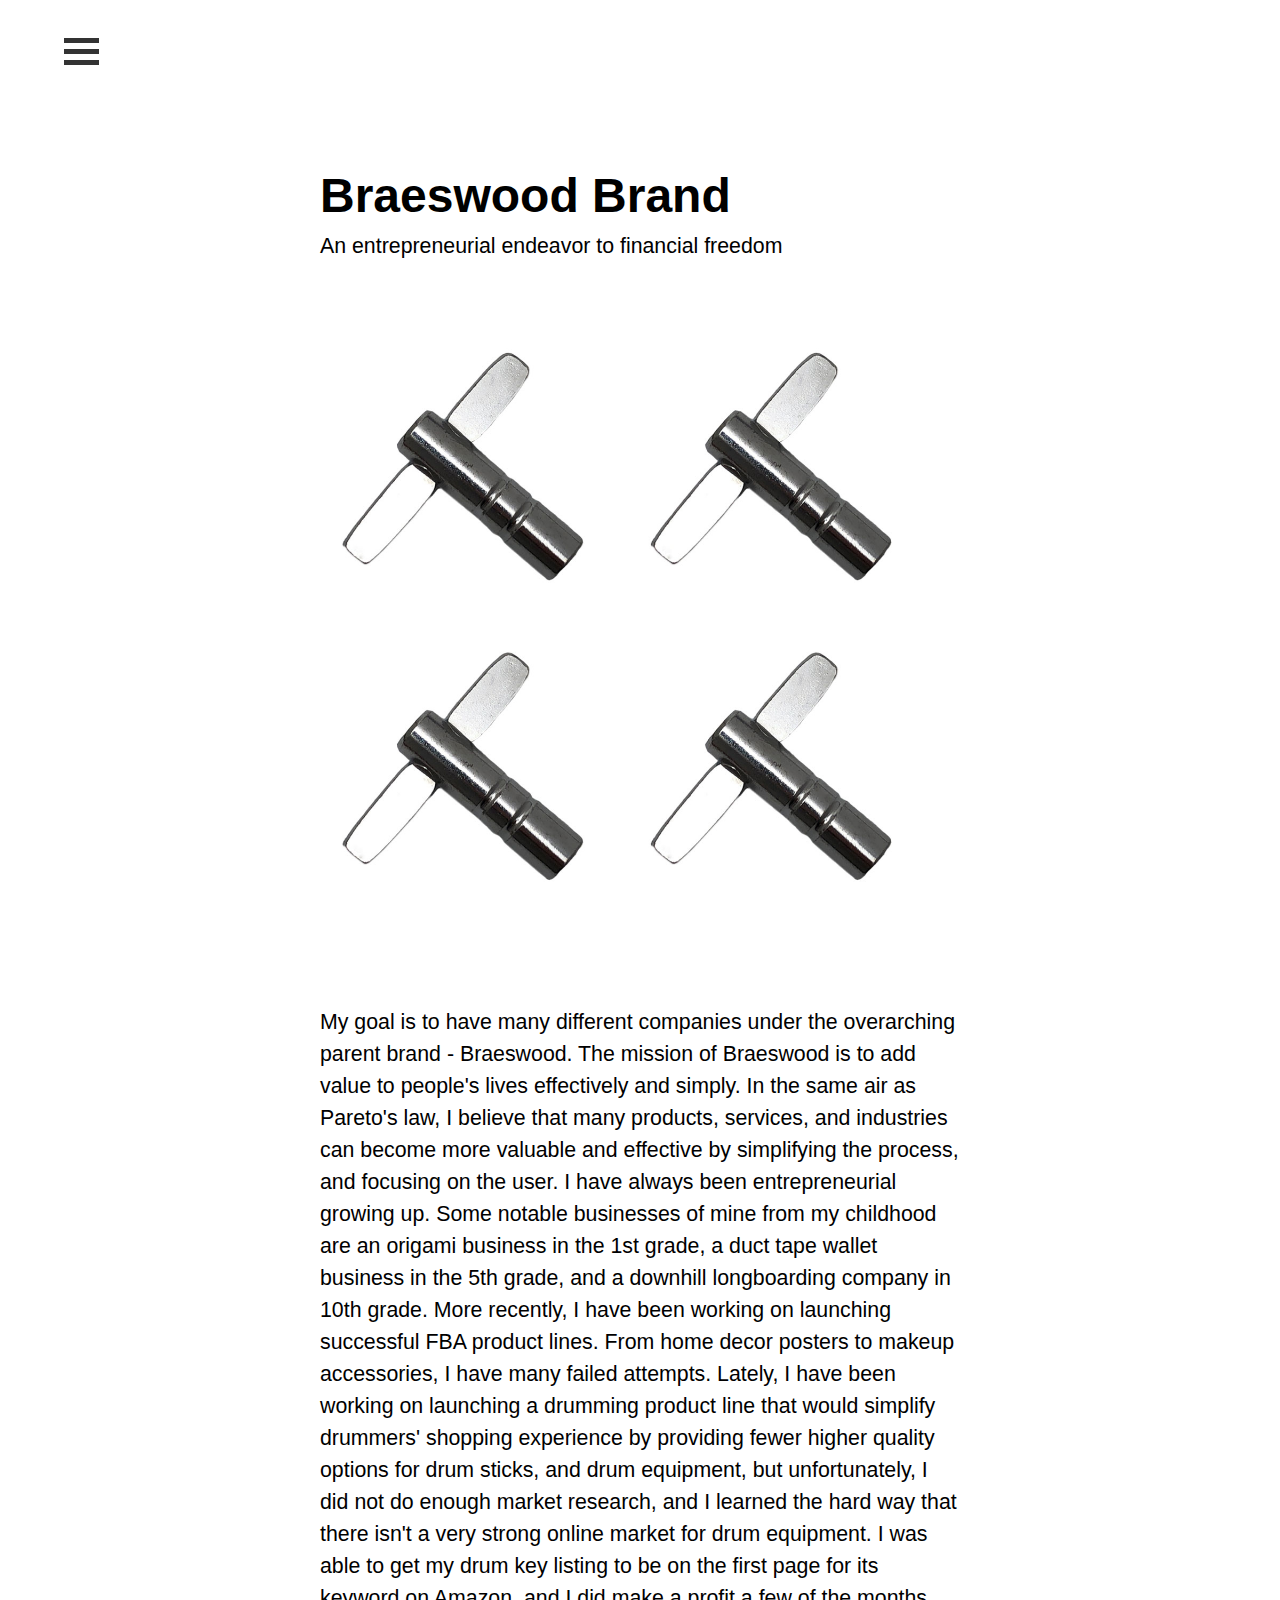
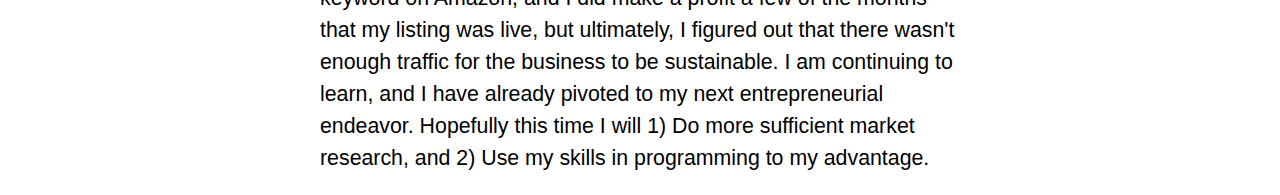
<file: braeswood.html>
<!DOCTYPE html>

<head>
    <meta charset="UTF-8">
    <meta name="viewport" content="width=device-width, initial-scale=1.0">
    <meta http-equiv="X-UA-Compatible" content="ie=edge">
    <title>Justin Rodriguez</title>
    <link rel="stylesheet" href="project_styles_2.css">
    <link rel="icon" href="favicon.png">
</head>
<html>

<body>
    <!-- <header>
        <h3 class="back-button"><a href="portfolio.html">&#8592</a></h3>
        <h2>Braeswood: Entrepreneurial Endeavors</h2>
    </header>
    <div class="grid">
        <div class="left-col">
            <img src="first_pic.jpg" class="small_pic">
        </div>
        <div class="right-col">
            <p>
                My goal is to have many different companies under the overarching parent
                brand - Braeswood. The mission of Braeswood is to add value
                to people's lives effectively and simply. In the same air as Pareto's law, I
                believe that many products, services, and industries can become
                more valuable and effective by simplifying the process,
                and focusing on the user. I have always been entrepreneurial growing up.
                Some notable businesses of mine from my childhood are an origami business
                in the 1st grade, a duct tape wallet business in the 5th grade, and
                a downhill longboarding company in 10th grade. More recently, I have
                been working on launching successful FBA product lines. From home decor
                posters to makeup accessories, I have many failed attempts. Lately,
                I have been working on launching a drumming product line that would
                simplify drummers' shopping experience by providing fewer higher quality
                options for drum sticks, and drum equipment, but unfortunately, I did not do enough market research, and
                I learned the hard way that there isn't a very strong online market for drum equipment. I was able to
                get my drum key listing to be on the first page for its keyword on Amazon, and I did make a profit a few
                of the months that my listing was live, but ultimately, I figured out that there wasn't enough traffic
                for the business to be sustainable. I am continuing to learn, and I have already pivoted to my next
                entrepreneurial endeavor. Hopefully this time I will 1) Do more sufficient market research, and 2) Use
                my skills in programming to my advantage.
            </p>
        </div>
    </div> -->

    <div class="container" onclick="myFunction(this)">
      <div class="hamburger_menu">
        <div class="bar1"></div>
        <div class="bar2"></div>
        <div class="bar3"></div>
      </div>
      <div class="single_column pop_menu">
        <div class="contact_menu">
            <li><a href="index.html" class="link">Home</a></li>
            <li><a href="portfolio.html" class="link">Experience</a></li>
            <li><a href="JustinRodriguezResume.pdf" target="_blank" class="link">Resume</a></li>
            <li><a href="https://github.com/justrodr" target="_blank" class="link">Github</a></li>
            <li><a href="https://www.linkedin.com/in/justin-rodr/" target="_blank" class="link">LinkedIn</a></li>
            <li><a href="https://www.youtube.com/channel/UCtybUM7yJS8pQ94kVcHxs2A?view_as=subscriber" target="_blank" class="link">Youtube</a></li>
        </div>
      </div>
    </div>

    <script>
      function myFunction(x) {
        x.classList.toggle("change");
      }
    </script>

    <div class="post_page">
        <h2 class="post_title">Braeswood Brand</h2>
        <h3 class="post_subtitle">An entrepreneurial endeavor to financial freedom</h3>
        <div class="single_column">
          <img src="first_pic.jpg" class="small_pic">
        </div>
        <p class="post_paragraph">
          My goal is to have many different companies under the overarching parent
          brand - Braeswood. The mission of Braeswood is to add value
          to people's lives effectively and simply. In the same air as Pareto's law, I
          believe that many products, services, and industries can become
          more valuable and effective by simplifying the process,
          and focusing on the user. I have always been entrepreneurial growing up.
          Some notable businesses of mine from my childhood are an origami business
          in the 1st grade, a duct tape wallet business in the 5th grade, and
          a downhill longboarding company in 10th grade. More recently, I have
          been working on launching successful FBA product lines. From home decor
          posters to makeup accessories, I have many failed attempts. Lately,
          I have been working on launching a drumming product line that would
          simplify drummers' shopping experience by providing fewer higher quality
          options for drum sticks, and drum equipment, but unfortunately, I did not do enough market research, and
          I learned the hard way that there isn't a very strong online market for drum equipment. I was able to
          get my drum key listing to be on the first page for its keyword on Amazon, and I did make a profit a few
          of the months that my listing was live, but ultimately, I figured out that there wasn't enough traffic
          for the business to be sustainable. I am continuing to learn, and I have already pivoted to my next
          entrepreneurial endeavor. Hopefully this time I will 1) Do more sufficient market research, and 2) Use
          my skills in programming to my advantage.
        </p>
    </div>
</body>

</html>
</file>
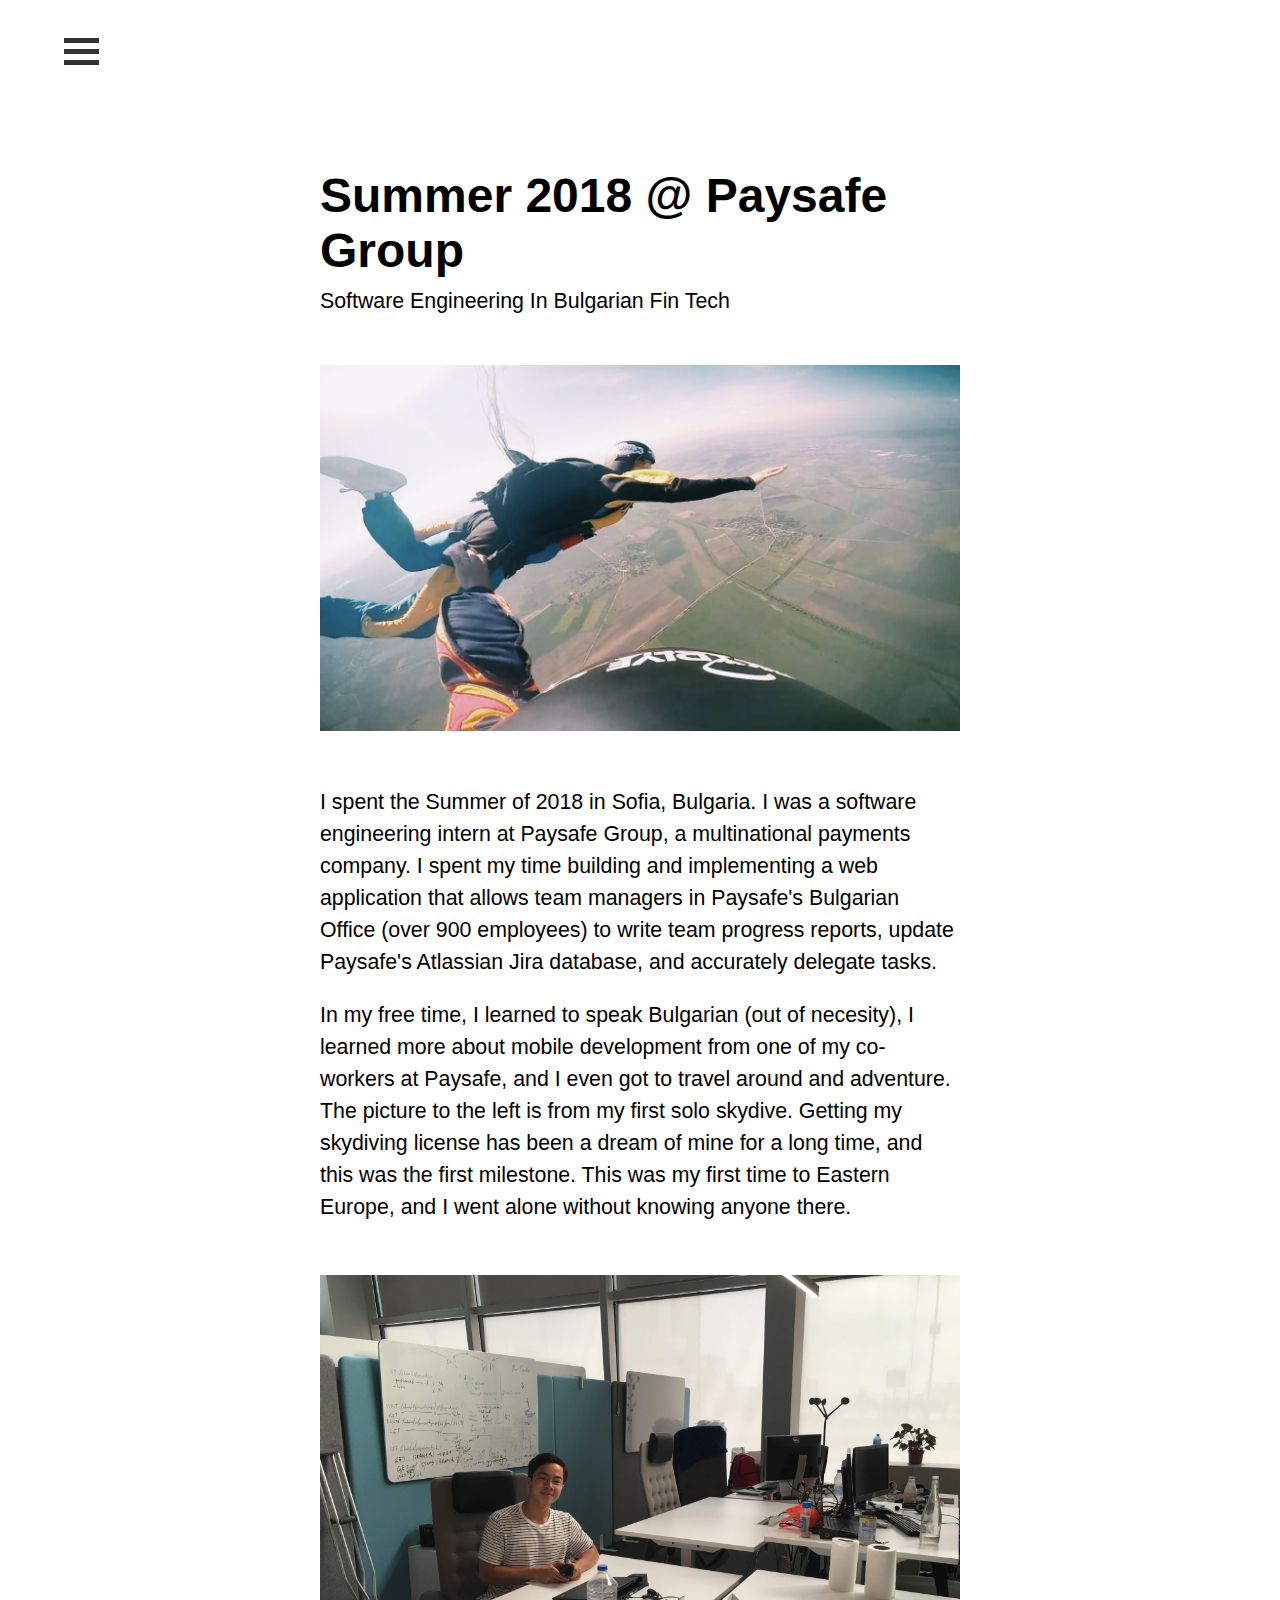
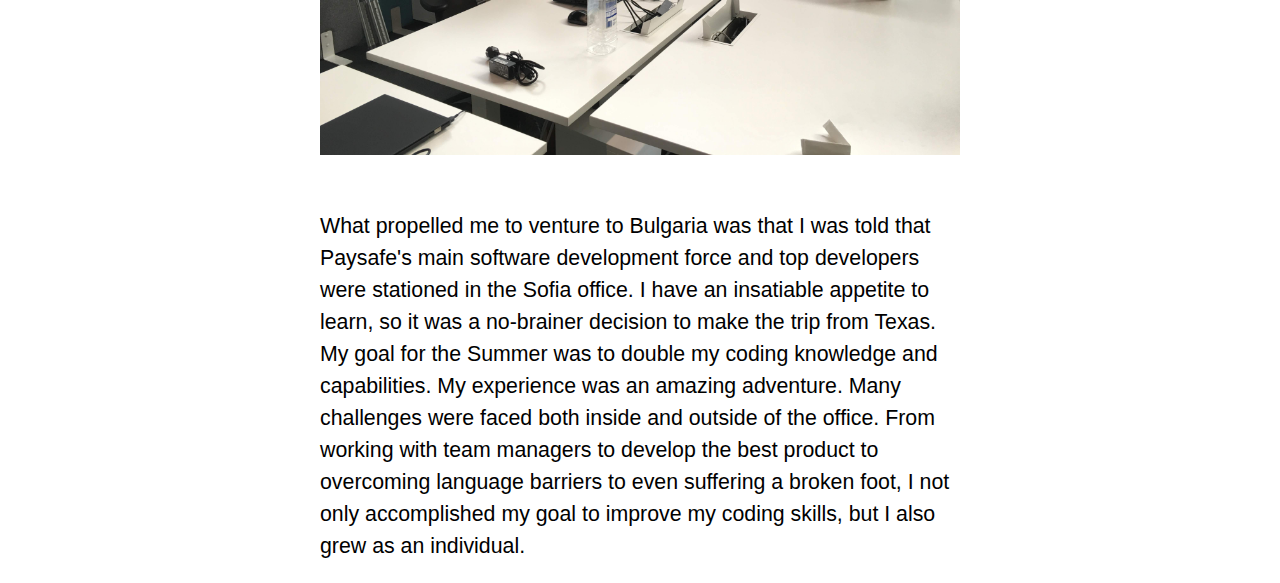
<file: bulgaria.html>
<!DOCTYPE html>

<head>
    <meta charset="UTF-8">
    <meta name="viewport" content="width=device-width, initial-scale=1.0">
    <meta http-equiv="X-UA-Compatible" content="ie=edge">
    <title>Justin Rodriguez</title>
    <link rel="stylesheet" href="project_styles_2.css">
    <link rel="icon" href="favicon.png">
</head>
<html>

<body>


    <div class="container" onclick="myFunction(this)">
      <div class="hamburger_menu">
        <div class="bar1"></div>
        <div class="bar2"></div>
        <div class="bar3"></div>
      </div>
      <div class="single_column pop_menu">
        <div class="contact_menu">
            <li><a href="index.html" class="link">Home</a></li>
            <li><a href="portfolio.html" class="link">Experience</a></li>
            <li><a href="JustinRodriguezResume.pdf" target="_blank" class="link">Resume</a></li>
            <li><a href="https://github.com/justrodr" target="_blank" class="link">Github</a></li>
            <li><a href="https://www.linkedin.com/in/justin-rodr/" target="_blank" class="link">LinkedIn</a></li>
            <li><a href="https://www.youtube.com/channel/UCtybUM7yJS8pQ94kVcHxs2A?view_as=subscriber" target="_blank" class="link">Youtube</a></li>
        </div>
      </div>
    </div>

    <script>
      function myFunction(x) {
        x.classList.toggle("change");
      }
    </script>
    
    <div class="post_page">
        <h2 class="post_title">Summer 2018 @ Paysafe Group</h2>
        <h3 class="post_subtitle">Software Engineering In Bulgarian Fin Tech </h3>
        <div class="single_column">
          <img src="bulgaria.jpg" class="small_pic">
        </div>
        <p class="post_paragraph">
            I spent the Summer of 2018 in Sofia, Bulgaria. I was a software
            engineering intern at Paysafe Group, a multinational payments
            company. I spent my time building and implementing a web
            application that allows team managers in Paysafe's Bulgarian
            Office (over 900 employees) to write team progress reports,
            update Paysafe's Atlassian Jira database, and accurately
            delegate tasks.
        </p>
        <p class="post_paragraph">
            In my free time, I learned to speak Bulgarian
            (out of necesity), I learned more about mobile development from
            one of my co-workers at Paysafe, and I even got to travel around
            and adventure. The picture to the left is from my first solo skydive. Getting my skydiving license has
            been
            a dream of mine for a long time, and this was the first milestone. This was my first time to Eastern
            Europe,
            and I went alone without knowing anyone there.
        </p>
        <div class="single_column">
          <img src="bulgaria3.jpg" class="small_pic">
        </div>
        <p class="post_paragraph">
          What propelled me
          to venture to Bulgaria was that I was told that Paysafe's main
          software development force and top developers were stationed in the Sofia
          office. I have an insatiable appetite to learn, so it was a no-brainer
          decision to make the trip from Texas. My goal for the Summer was to
          double my coding knowledge and capabilities. My experience was an
          amazing adventure. Many challenges were faced both inside and outside
          of the office. From working with team managers to develop the best
          product to overcoming language barriers to even suffering a broken foot,
          I not only accomplished my goal to improve my coding skills, but I also
          grew as an individual.
        </p>
    </div>
</body>

</html>
</file>
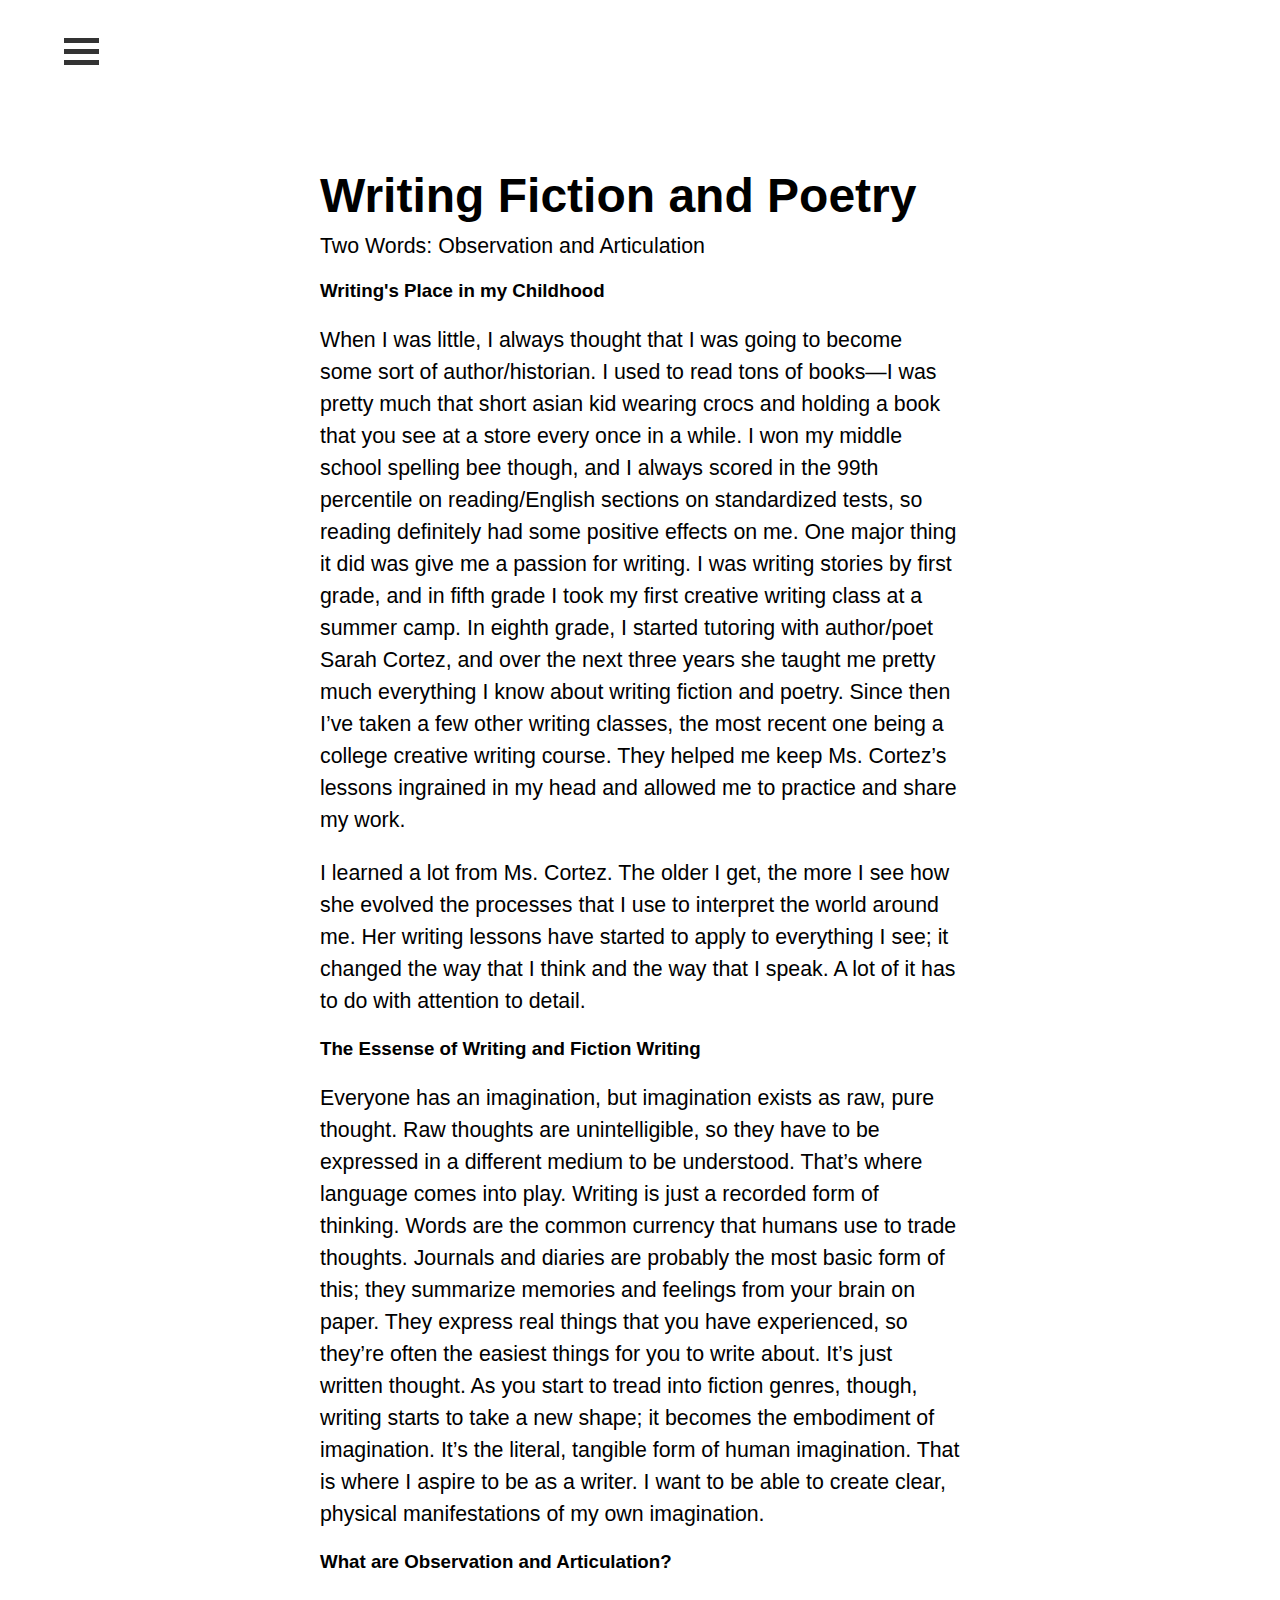
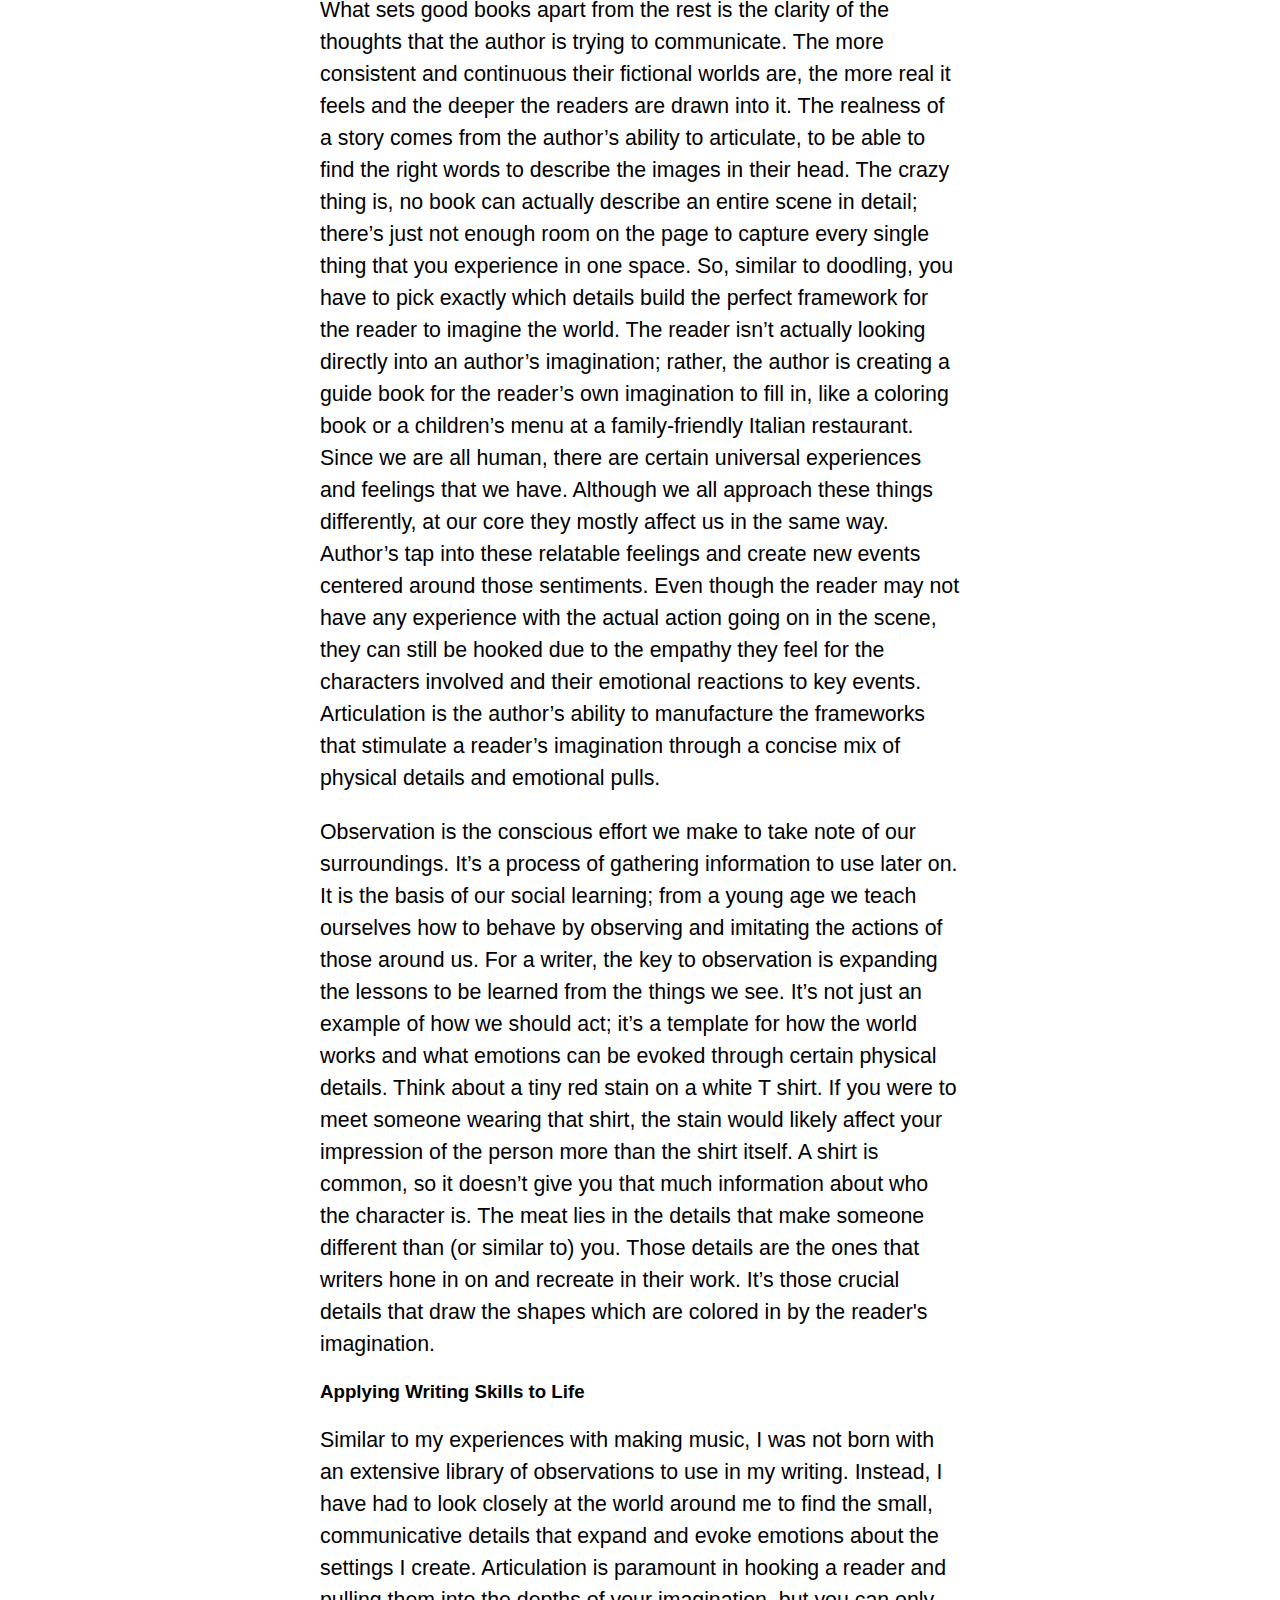
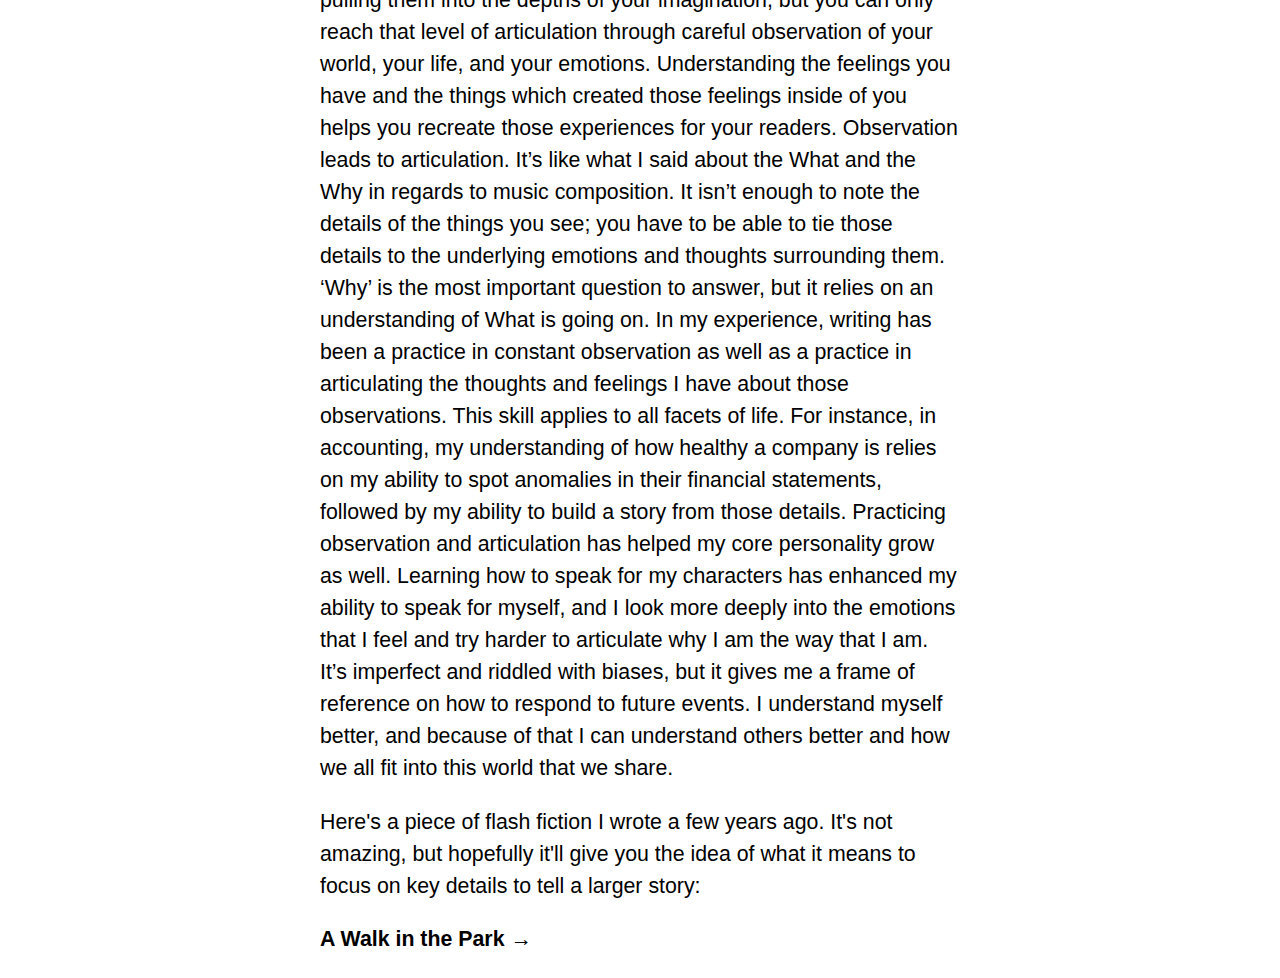
<file: CreativeWritingArticle.html>
<!DOCTYPE html>

<head>
    <meta charset="UTF-8">
    <meta name="viewport" content="width=device-width, initial-scale=1.0">
    <meta http-equiv="X-UA-Compatible" content="ie=edge">
    <title>Austin Rodriguez</title>
    <link rel="stylesheet" href="project_styles_2.css">
    <link rel="icon" href="LetterA.png">
</head>
<html>

<body>

  <div class="container" onclick="myFunction(this)">
    <div class="hamburger_menu">
        <div class="bar1"></div>
        <div class="bar2"></div>
        <div class="bar3"></div>
    </div>
    <div class="single_column pop_menu">
        <div class="contact_menu">
          <li><a href="index.html" class="link">Home</a></li>
          <li><a href="MusicCompositionArticle.html" class="link">Music Composition</a></li>
          <li><a href="StratVidyaArticle.html" class="link">Strategy Videogames</a></li>
          <li><a href="TheWorldISee.html" class="link">The World I See</a></li>
          <li><a href="AustinRodriguezResume.pdf" target="_blank" class="link">Resume</a></li>
          <li><a href="https://www.linkedin.com/in/ausrodriguez" target="_blank" class="link">LinkedIn</a></li>
          <li><a href="https://www.youtube.com/channel/UCs2pEGNWerf0kBA0CXPktnA"
                  target="_blank" class="link">Youtube</a></li>
        </div>
    </div>
</div>

  <script>
    function myFunction(x) {
      x.classList.toggle("change");
    }
  </script>

    <div class="post_page">
        <h2 class="post_title">Writing Fiction and Poetry</h2>
        <h3 class="post_subtitle">Two Words: Observation and Articulation</h3>
        <h3>Writing's Place in my Childhood</h3>
        <p class="post_paragraph">
          When I was little, I always thought that I was going to become some sort of author/historian. I used to read tons of books—I was pretty much that short asian kid wearing crocs and holding a book that you see at a store every once in a while. I won my middle school spelling bee though, and I always scored in the 99th percentile on reading/English sections on standardized tests, so reading definitely had some positive effects on me. One major thing it did was give me a passion for writing. I was writing stories by first grade, and in fifth grade I took my first creative writing class at a summer camp. In eighth grade, I started tutoring with author/poet Sarah Cortez, and over the next three years she taught me pretty much everything I know about writing fiction and poetry. Since then I’ve taken a few other writing classes, the most recent one being a college creative writing course. They helped me keep Ms. Cortez’s lessons ingrained in my head and allowed me to practice and share my work.
        </p>
        <p class="post_paragraph">
          I learned a lot from Ms. Cortez. The older I get, the more I see how she evolved the processes that I use to interpret the world around me. Her writing lessons have started to apply to everything I see; it changed the way that I think and the way that I speak. A lot of it has to do with attention to detail. 
        </p>
        <h3>The Essense of Writing and Fiction Writing</h3>
        <p class="post_paragraph">
          Everyone has an imagination, but imagination exists as raw, pure thought. Raw thoughts are unintelligible, so they have to be expressed in a different medium to be understood. That’s where language comes into play. Writing is just a recorded form of thinking. Words are the common currency that humans use to trade thoughts. Journals and diaries are probably the most basic form of this; they summarize memories and feelings from your brain on paper. They express real things that you have experienced, so they’re often the easiest things for you to write about. It’s just written thought. As you start to tread into fiction genres, though, writing starts to take a new shape; it becomes the embodiment of imagination. It’s the literal, tangible form of human imagination. That is where I aspire to be as a writer. I want to be able to create clear, physical manifestations of my own imagination.
        </p>
        <h3>What are Observation and Articulation?</h3>
        <p class="post_paragraph">
          What sets good books apart from the rest is the clarity of the thoughts that the author is trying to communicate. The more consistent and continuous their fictional worlds are, the more real it feels and the deeper the readers are drawn into it. The realness of a story comes from the author’s ability to articulate, to be able to find the right words to describe the images in their head. The crazy thing is, no book can actually describe an entire scene in detail; there’s just not enough room on the page to capture every single thing that you experience in one space. So, similar to doodling, you have to pick exactly which details build the perfect framework for the reader to imagine the world. The reader isn’t actually looking directly into an author’s imagination; rather, the author is creating a guide book for the reader’s own imagination to fill in, like a coloring book or a children’s menu at a family-friendly Italian restaurant. Since we are all human, there are certain universal experiences and feelings that we have. Although we all approach these things differently, at our core they mostly affect us in the same way. Author’s tap into these relatable feelings and create new events centered around those sentiments. Even though the reader may not have any experience with the actual action going on in the scene, they can still be hooked due to the empathy they feel for the characters involved and their emotional reactions to key events. Articulation is the author’s ability to manufacture the frameworks that stimulate a reader’s imagination through a concise mix of physical details and emotional pulls.
        </p>
        <p class="post_paragraph">
          Observation is the conscious effort we make to take note of our surroundings. It’s a process of gathering information to use later on. It is the basis of our social learning; from a young age we teach ourselves how to behave by observing and imitating the actions of those around us. For a writer, the key to observation is expanding the lessons to be learned from the things we see. It’s not just an example of how we should act; it’s a template for how the world works and what emotions can be evoked through certain physical details. Think about a tiny red stain on a white T shirt. If you were to meet someone wearing that shirt, the stain would likely affect your impression of the person more than the shirt itself. A shirt is common, so it doesn’t give you that much information about who the character is. The meat lies in the details that make someone different than (or similar to) you. Those details are the ones that writers hone in on and recreate in their work. It’s those crucial details that draw the shapes which are colored in by the reader's imagination.
        </p>
        <h3>Applying Writing Skills to Life</h3>
        <p class="post_paragraph">
          Similar to my experiences with making music, I was not born with an extensive library of observations to use in my writing. Instead, I have had to look closely at the world around me to find the small, communicative details that expand and evoke emotions about the settings I create. Articulation is paramount in hooking a reader and pulling them into the depths of your imagination, but you can only reach that level of articulation through careful observation of your world, your life, and your emotions. Understanding the feelings you have and the things which created those feelings inside of you helps you recreate those experiences for your readers. Observation leads to articulation. It’s like what I said about the What and the Why in regards to music composition. It isn’t enough to note the details of the things you see; you have to be able to tie those details to the underlying emotions and thoughts surrounding them. ‘Why’ is the most important question to answer, but it relies on an understanding of What is going on. In my experience, writing has been a practice in constant observation as well as a practice in articulating the thoughts and feelings I have about those observations. This skill applies to all facets of life. For instance, in accounting, my understanding of how healthy a company is relies on my ability to spot anomalies in their financial statements, followed by my ability to build a story from those details. Practicing observation and articulation has helped my core personality grow as well. Learning how to speak for my characters has enhanced my ability to speak for myself, and I look more deeply into the emotions that I feel and try harder to articulate why I am the way that I am. It’s imperfect and riddled with biases, but it gives me a frame of reference on how to respond to future events. I understand myself better, and because of that I can understand others better and how we all fit into this world that we share.
        </p>
        <p class="post_paragraph">
          Here's a piece of flash fiction I wrote a few years ago. It's not amazing, but hopefully it'll give you the idea of what it means to focus on key details to tell a larger story: 
        </p>
        <p class="post_paragraph">
          <a href="AWITP.pdf" target="_blank" class="link">A Walk in the Park &#8594</a>
        </p>
    </div>
</body>

</html>
</file>
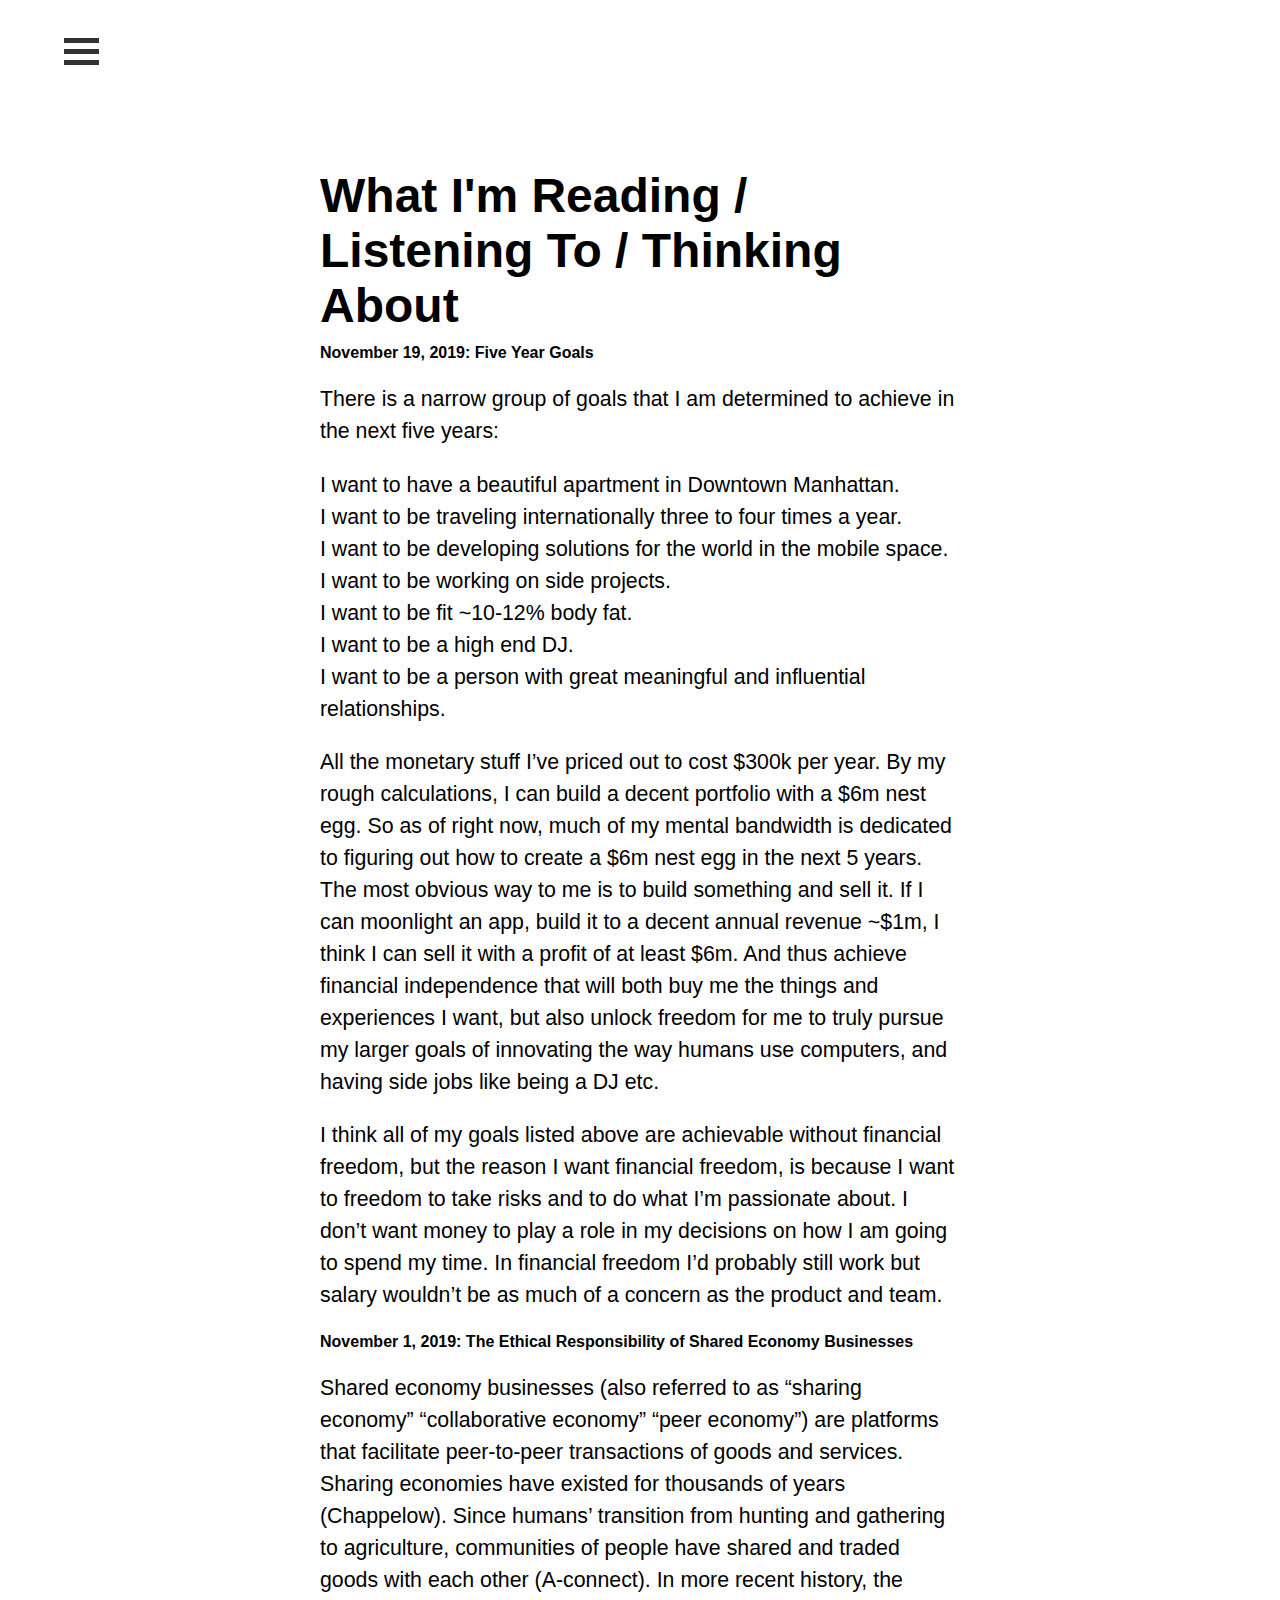
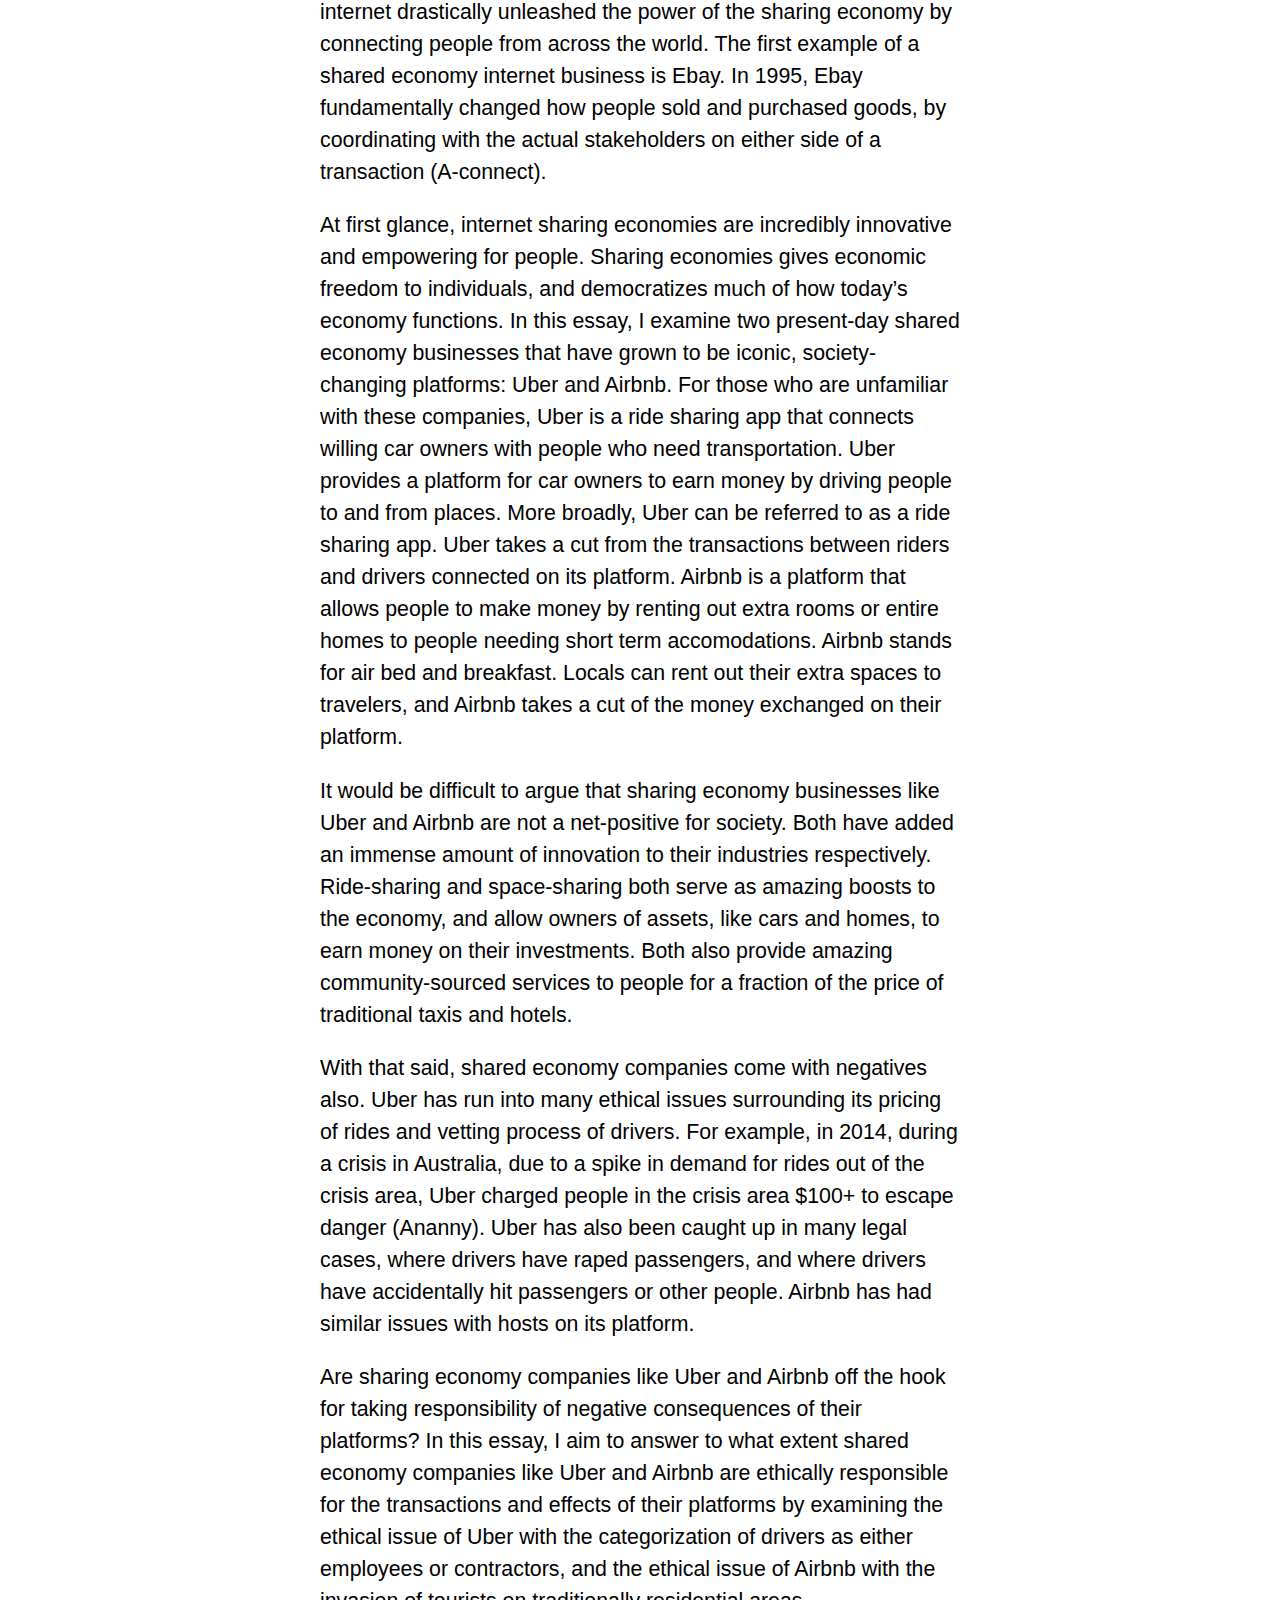
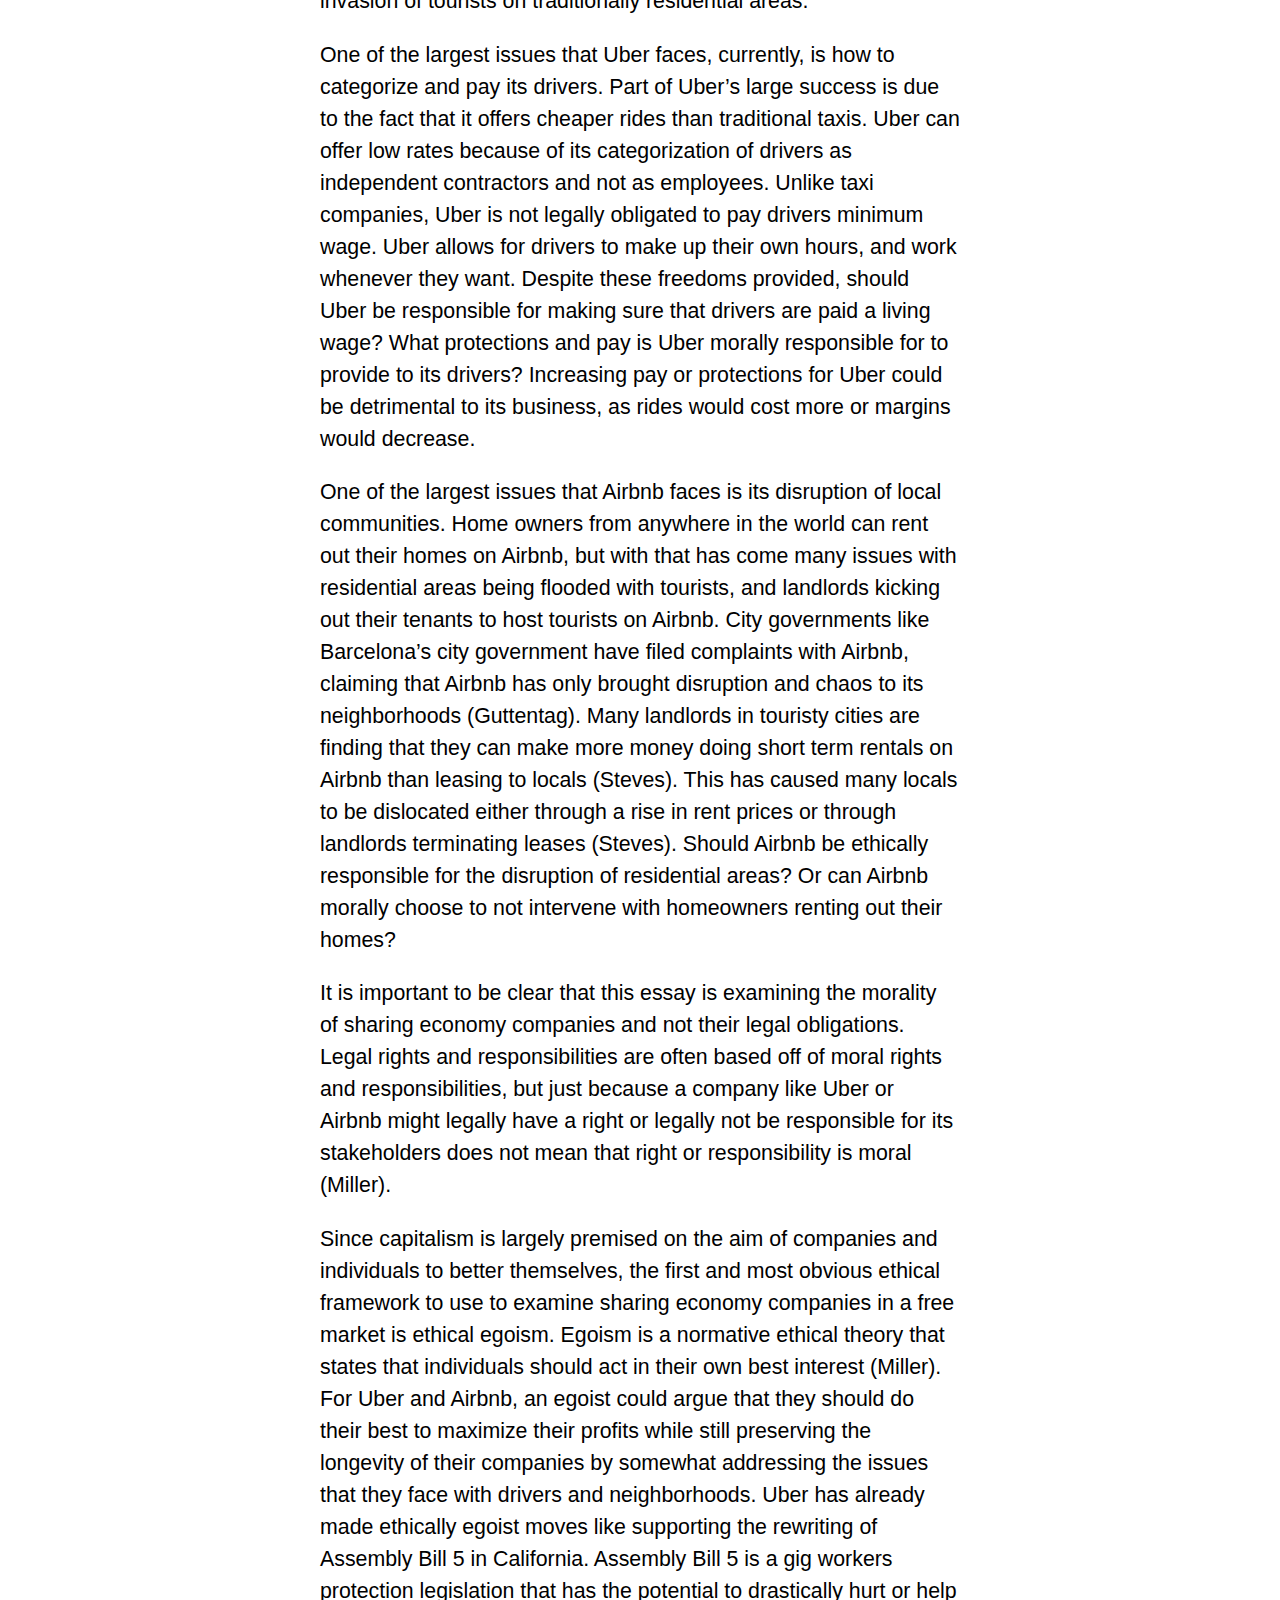
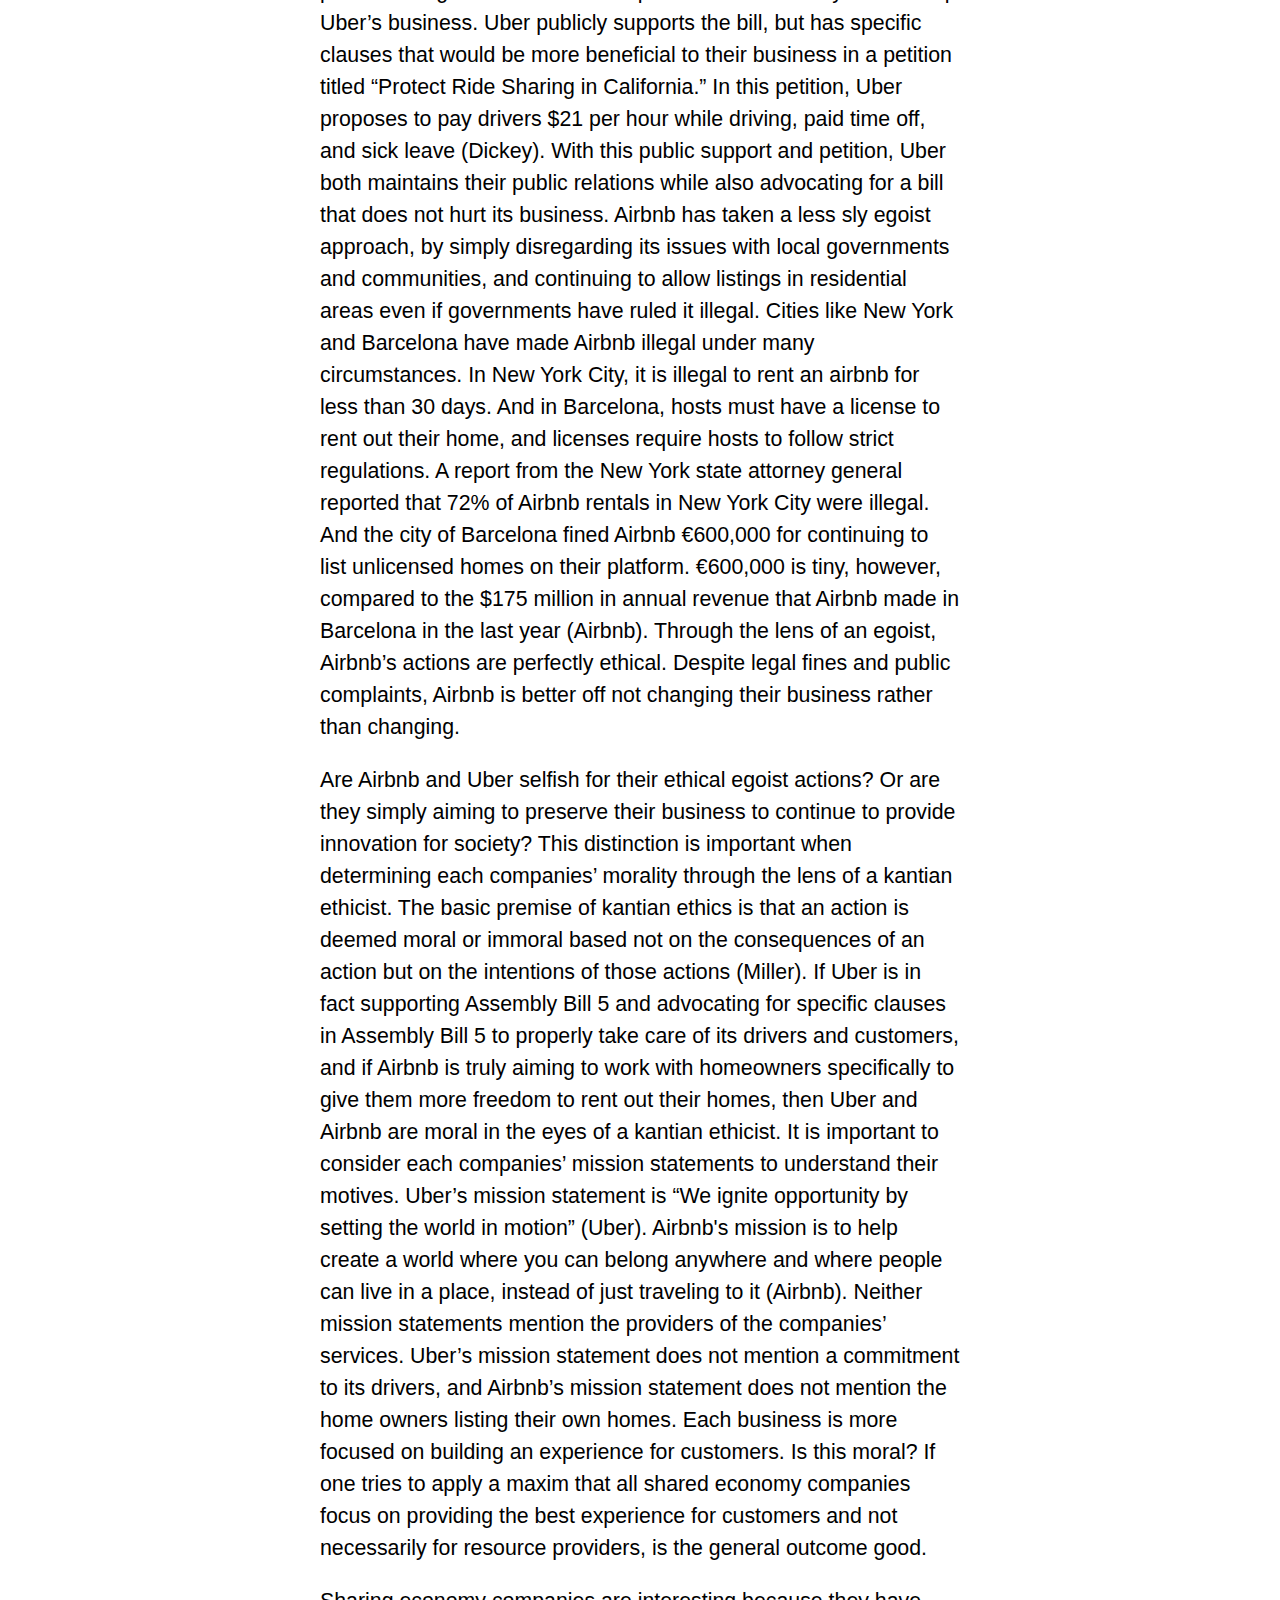
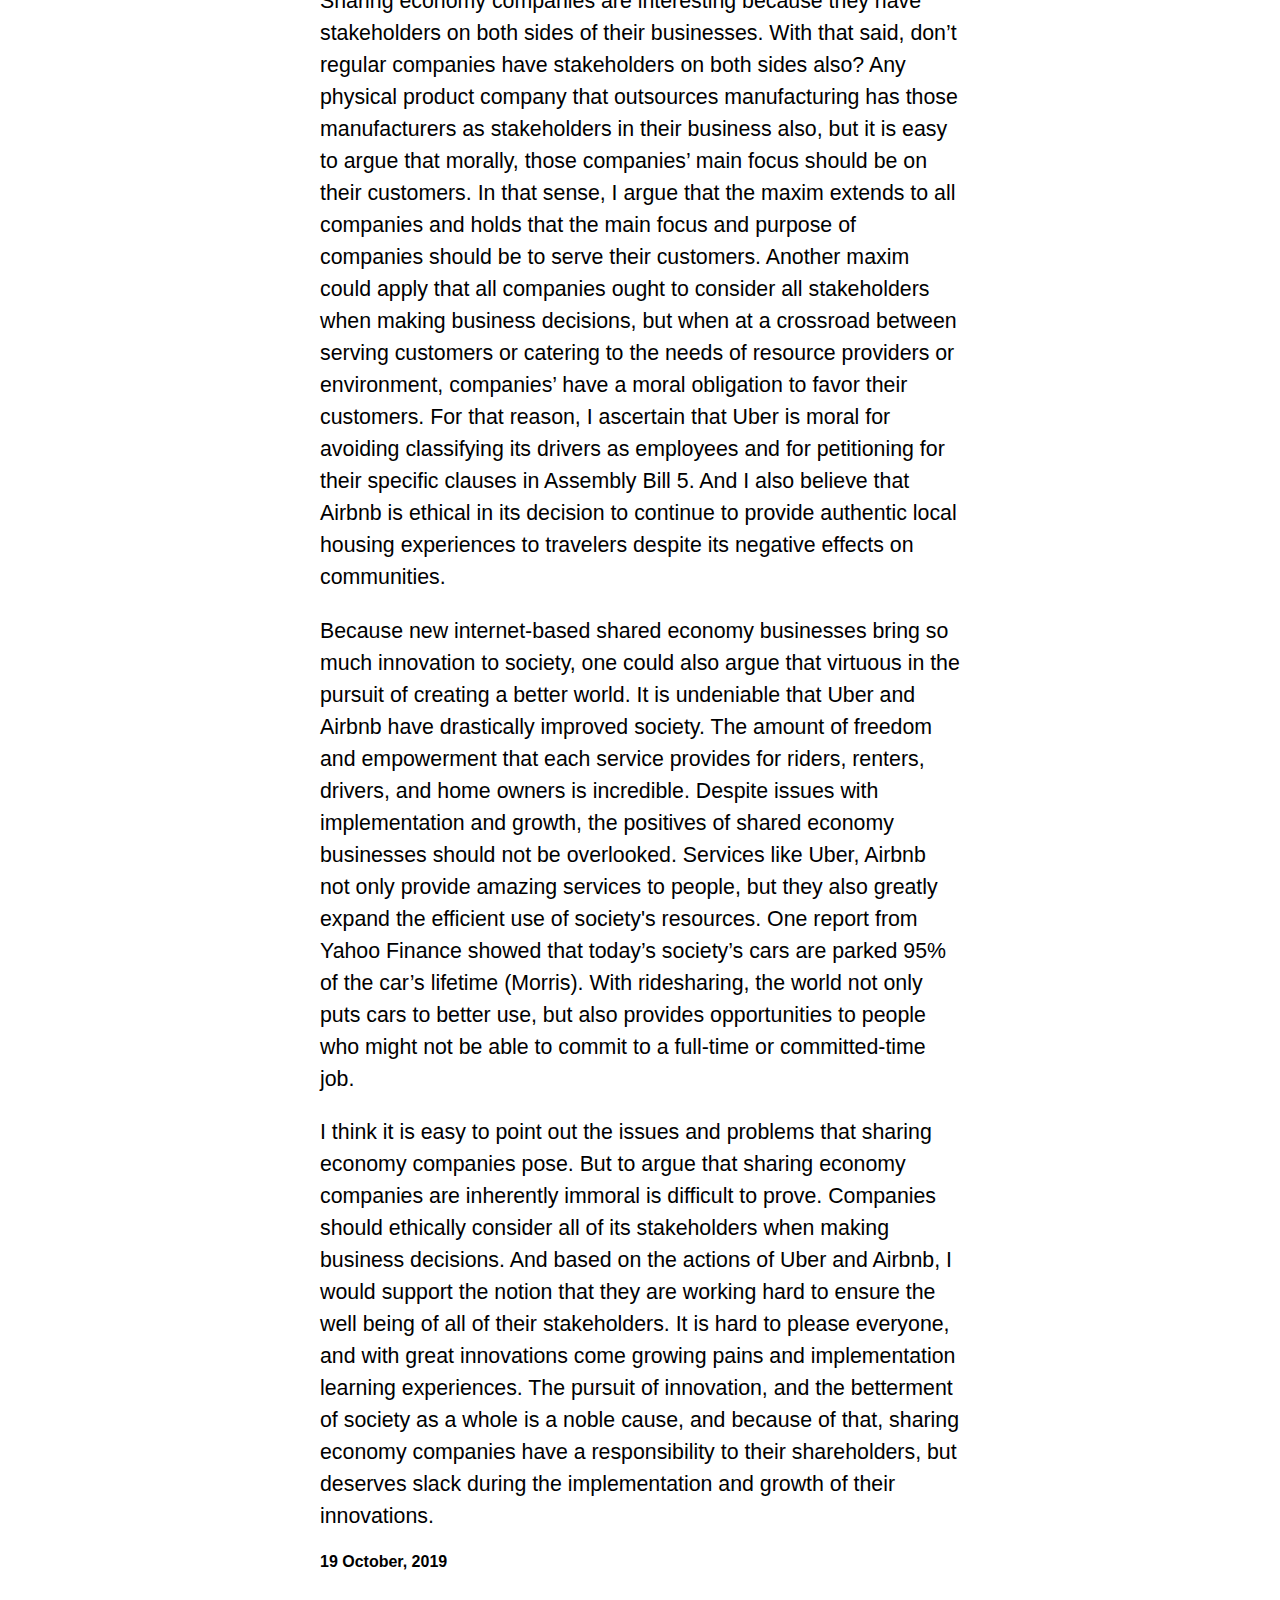
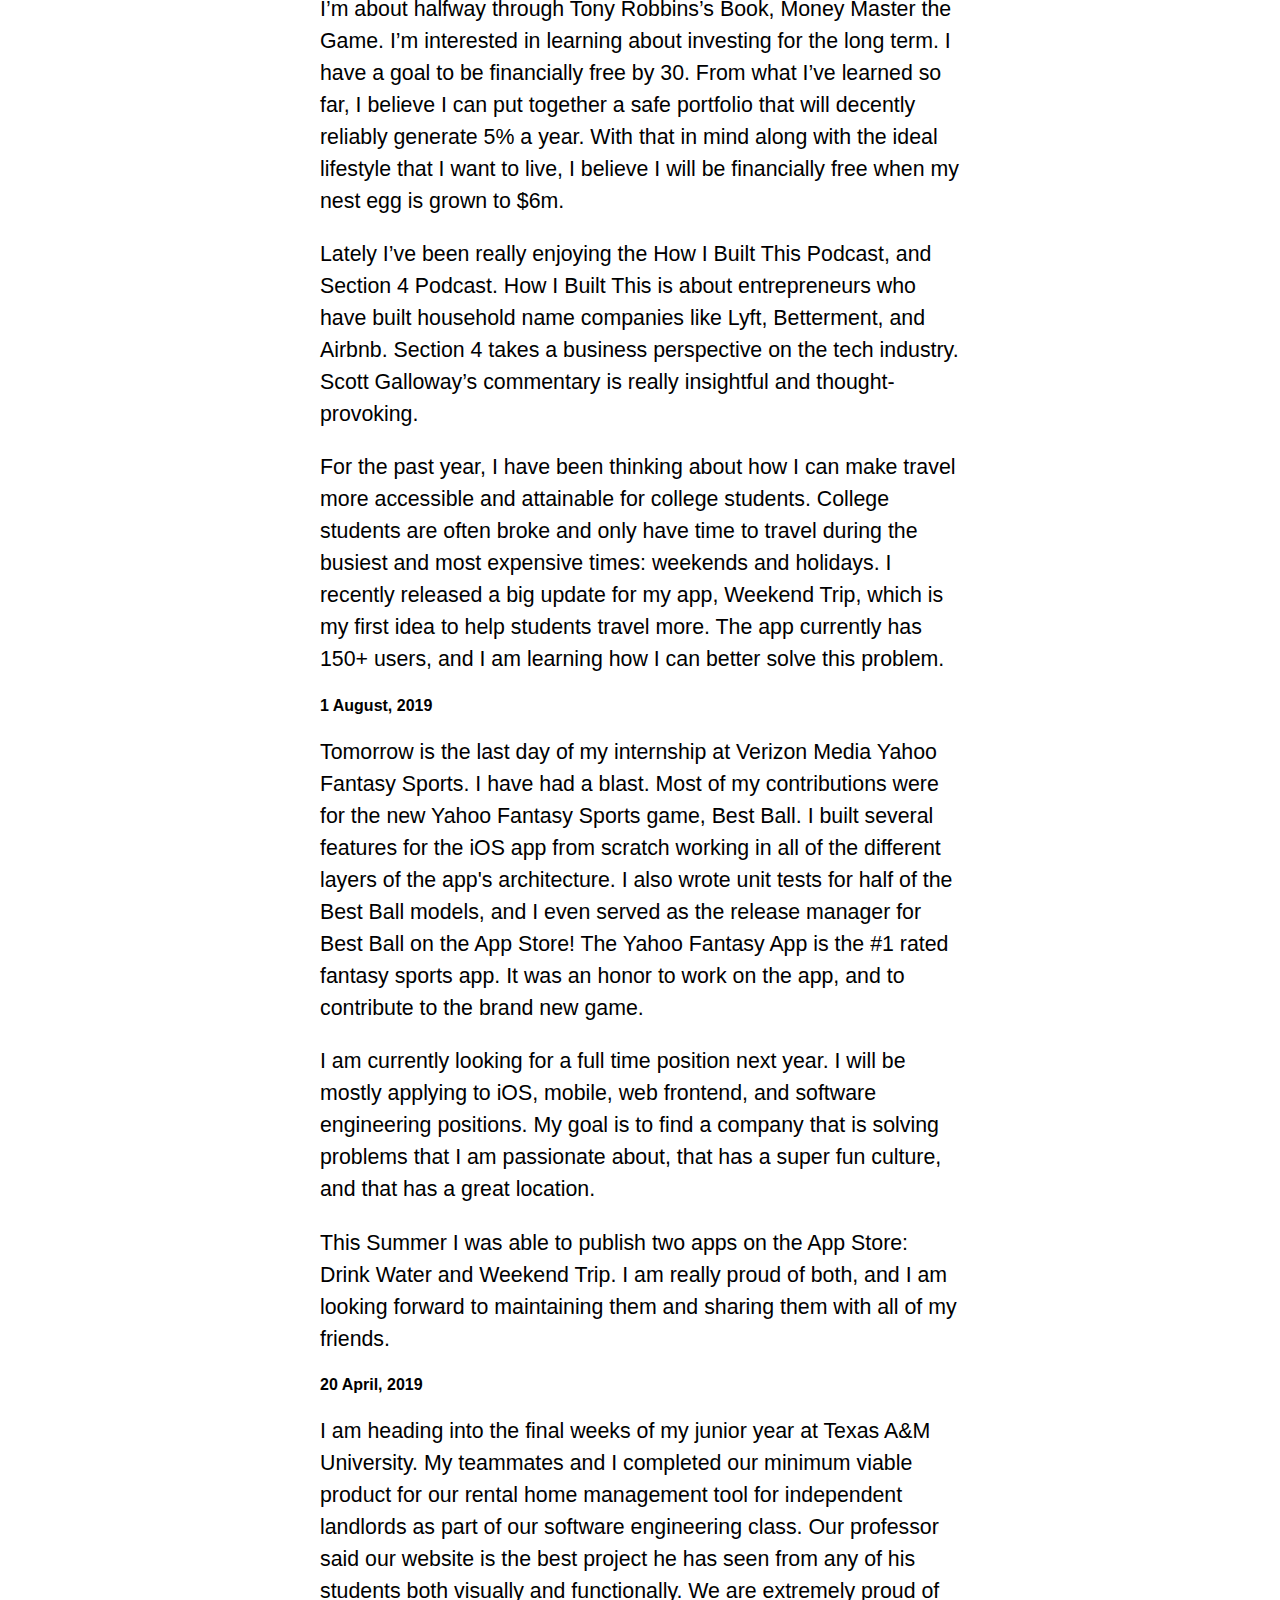
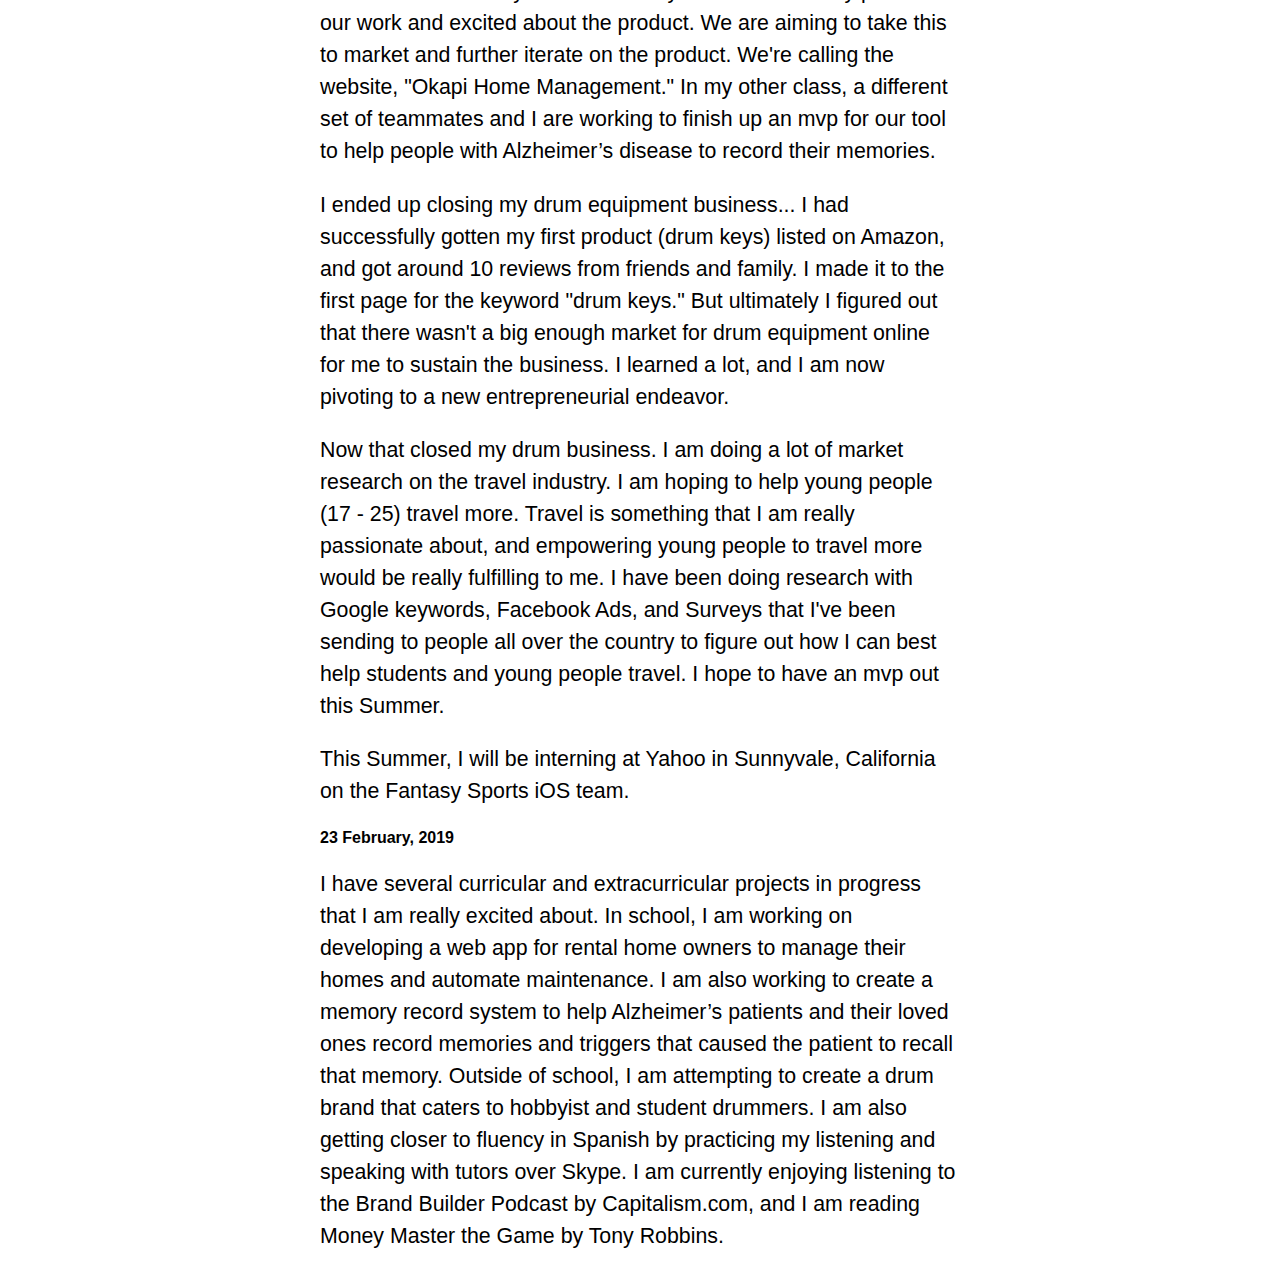
<file: current.html>
<!DOCTYPE html>

<head>
    <meta charset="UTF-8">
    <meta name="viewport" content="width=device-width, initial-scale=1.0">
    <meta http-equiv="X-UA-Compatible" content="ie=edge">
    <title>Justin Rodriguez | Current</title>
    <link rel="stylesheet" href="project_styles_2.css">
    <link rel="icon" href="favicon.png">
</head>
<html>

<body>
    <div class="container" onclick="myFunction(this)">
      <div class="hamburger_menu">
        <div class="bar1"></div>
        <div class="bar2"></div>
        <div class="bar3"></div>
      </div>
      <div class="single_column pop_menu">
        <div class="contact_menu">
            <li><a href="index.html" class="link">Home</a></li>
            <li><a href="portfolio.html" class="link">Experience</a></li>
            <li><a href="JustinRodriguezResume.pdf" target="_blank" class="link">Resume</a></li>
            <li><a href="https://github.com/justrodr" target="_blank" class="link">Github</a></li>
            <li><a href="https://www.linkedin.com/in/justin-rodr/" target="_blank" class="link">LinkedIn</a></li>
            <li><a href="https://www.youtube.com/channel/UCtybUM7yJS8pQ94kVcHxs2A?view_as=subscriber" target="_blank" class="link">Youtube</a></li>
        </div>
      </div>
    </div>

    <script>
      function myFunction(x) {
        x.classList.toggle("change");
      }
    </script>

    <div class="post_page">
        <h2 class="post_title">What I'm Reading / Listening To / Thinking About</h2>

        <section class="blog_entry">
          <h4>November 19, 2019: Five Year Goals</h4>
          <p class="post_paragraph">
            There is a narrow group of goals that I am determined to achieve in the next five years:
          </p>
          <p class="post_paragraph">
            I want to have a beautiful apartment in Downtown Manhattan. <br>
            I want to be traveling internationally three to four times a year.<br>
            I want to be developing solutions for the world in the mobile space.<br>
            I want to be working on side projects.<br>
            I want to be fit ~10-12% body fat.<br>
            I want to be a high end DJ.<br>
            I want to be a person with great meaningful and influential relationships.
          </p>
          <p class="post_paragraph">
            All the monetary stuff I’ve priced out to cost $300k per year. By my rough calculations, I can build a decent portfolio with a $6m nest egg. So as of right now, much of my mental bandwidth is dedicated to figuring out how to create a $6m nest egg in the next 5 years. The most obvious way to me is to build something and sell it. If I can moonlight an app, build it to a decent annual revenue ~$1m, I think I can sell it with a profit of at least $6m. And thus achieve financial independence that will both buy me the things and experiences I want, but also unlock freedom for me to truly pursue my larger goals of innovating the way humans use computers, and having side jobs like being a DJ etc.
          </p>
          <p class="post_paragraph">
            I think all of my goals listed above are achievable without financial freedom, but the reason I want financial freedom, is because I want to freedom to take risks and to do what I’m passionate about. I don’t want money to play a role in my decisions on how I am going to spend my time. In financial freedom I’d probably still work but salary wouldn’t be as much of a concern as the product and team.
          </p>
        </<section>
        <section class="blog_entry">
          <h4>November 1, 2019: The Ethical Responsibility of Shared Economy Businesses</h4>
          <p class="post_paragraph">
            Shared economy businesses (also referred to as “sharing economy” “collaborative economy” “peer economy”) are platforms that facilitate peer-to-peer transactions of goods and services. Sharing economies have existed for thousands of years (Chappelow). Since humans’ transition from hunting and gathering to agriculture, communities of people have shared and traded goods with each other (A-connect). In more recent history, the internet drastically unleashed the power of the sharing economy by connecting people from across the world. The first example of a shared economy internet business is Ebay. In 1995, Ebay fundamentally changed how people sold and purchased goods, by coordinating with the actual stakeholders on either side of a transaction (A-connect).
          </p>
          <p class="post_paragraph">
            At first glance, internet sharing economies are incredibly innovative and empowering for people. Sharing economies gives economic freedom to individuals, and democratizes much of how today’s economy functions. In this essay, I examine two present-day shared economy businesses that have grown to be iconic, society-changing platforms: Uber and Airbnb. For those who are unfamiliar with these companies, Uber is a ride sharing app that connects willing car owners with people who need transportation. Uber provides a platform for car owners to earn money by driving people to and from places. More broadly, Uber can be referred to as a ride sharing app. Uber takes a cut from the transactions between riders and drivers connected on its platform. Airbnb is a platform that allows people to make money by renting out extra rooms or entire homes to people needing short term accomodations. Airbnb stands for air bed and breakfast. Locals can rent out their extra spaces to travelers, and Airbnb takes a cut of the money exchanged on their platform.
          </p>
          <p class="post_paragraph">
            It would be difficult to argue that sharing economy businesses like Uber and Airbnb are not a net-positive for society. Both have added an immense amount of innovation to their industries respectively. Ride-sharing and space-sharing both serve as amazing boosts to the economy, and allow owners of assets, like cars and homes, to earn money on their investments. Both also provide amazing community-sourced services to people for a fraction of the price of traditional taxis and hotels.
          </p>
          <p class="post_paragraph">
            With that said, shared economy companies come with negatives also. Uber has run into many ethical issues surrounding its pricing of rides and vetting process of drivers. For example, in 2014, during a crisis in Australia, due to a spike in demand for rides out of the crisis area, Uber charged people in the crisis area $100+ to escape danger (Ananny). Uber has also been caught up in many legal cases, where drivers have raped passengers, and where drivers have accidentally hit passengers or other people. Airbnb has had similar issues with hosts on its platform.
          </p>
          <p class="post_paragraph">
            Are sharing economy companies like Uber and Airbnb off the hook for taking responsibility of negative consequences of their platforms? In this essay, I aim to answer to what extent shared economy companies like Uber and Airbnb are ethically responsible for the transactions and effects of their platforms by examining the ethical issue of Uber with the categorization of drivers as either employees or contractors, and the ethical issue of Airbnb with the invasion of tourists on traditionally residential areas.
          </p>
          <p class="post_paragraph">
            One of the largest issues that Uber faces, currently, is how to categorize and pay its drivers. Part of Uber’s large success is due to the fact that it offers cheaper rides than traditional taxis. Uber can offer low rates because of its categorization of drivers as independent contractors and not as employees. Unlike taxi companies, Uber is not legally obligated to pay drivers minimum wage. Uber allows for drivers to make up their own hours, and work whenever they want. Despite these freedoms provided, should Uber be responsible for making sure that drivers are paid a living wage? What protections and pay is Uber morally responsible for to provide to its drivers? Increasing pay or protections for Uber could be detrimental to its business, as rides would cost more or margins would decrease.
          </p>
          <p class="post_paragraph">
            One of the largest issues that Airbnb faces is its disruption of local communities. Home owners from anywhere in the world can rent out their homes on Airbnb, but with that has come many issues with residential areas being flooded with tourists, and landlords kicking out their tenants to host tourists on Airbnb. City governments like Barcelona’s city government have filed complaints with Airbnb, claiming that Airbnb has only brought disruption and chaos to its neighborhoods (Guttentag). Many landlords in touristy cities are finding that they can make more money doing short term rentals on Airbnb than leasing to locals (Steves). This has caused many locals to be dislocated either through a rise in rent prices or through landlords terminating leases (Steves). Should Airbnb be ethically responsible for the disruption of residential areas? Or can Airbnb morally choose to not intervene with homeowners renting out their homes?
          </p>
          <p class="post_paragraph">
            It is important to be clear that this essay is examining the morality of sharing economy companies and not their legal obligations. Legal rights and responsibilities are often based off of moral rights and responsibilities, but just because a company like Uber or Airbnb might legally have a right or legally not be responsible for its stakeholders does not mean that right or responsibility is moral (Miller).
          </p>
          <p class="post_paragraph">
            Since capitalism is largely premised on the aim of companies and individuals to better themselves, the first and most obvious ethical framework to use to examine sharing economy companies in a free market is ethical egoism. Egoism is a normative ethical theory that states that individuals should act in their own best interest (Miller). For Uber and Airbnb, an egoist could argue that they should do their best to maximize their profits while still preserving the longevity of their companies by somewhat addressing the issues that they face with drivers and neighborhoods. Uber has already made ethically egoist moves like supporting the rewriting of Assembly Bill 5 in California. Assembly Bill 5 is a gig workers protection legislation that has the potential to drastically hurt or help Uber’s business. Uber publicly supports the bill, but has specific clauses that would be more beneficial to their business in a petition titled “Protect Ride Sharing in California.” In this petition, Uber proposes to pay drivers $21 per hour while driving, paid time off, and sick leave (Dickey). With this public support and petition, Uber both maintains their public relations while also advocating for a bill that does not hurt its business. Airbnb has taken a less sly egoist approach, by simply disregarding its issues with local governments and communities, and continuing to allow listings in residential areas even if governments have ruled it illegal. Cities like New York and Barcelona have made Airbnb illegal under many circumstances. In New York City, it is illegal to rent an airbnb for less than 30 days. And in Barcelona, hosts must have a license to rent out their home, and licenses require hosts to follow strict regulations. A report from the New York state attorney general reported that 72% of Airbnb rentals in New York City were illegal. And the city of Barcelona fined Airbnb €600,000 for continuing to list unlicensed homes on their platform. €600,000 is tiny, however, compared to the $175 million in annual revenue that Airbnb made in Barcelona in the last year (Airbnb). Through the lens of an egoist, Airbnb’s actions are perfectly ethical. Despite legal fines and public complaints, Airbnb is better off not changing their business rather than changing.
          </p>
          <p class="post_paragraph">
            Are Airbnb and Uber selfish for their ethical egoist actions? Or are they simply aiming to preserve their business to continue to provide innovation for society? This distinction is important when determining each companies’ morality through the lens of a kantian ethicist. The basic premise of kantian ethics is that an action is deemed moral or immoral based not on the consequences of an action but on the intentions of those actions (Miller). If Uber is in fact supporting Assembly Bill 5 and advocating for specific clauses in Assembly Bill 5 to properly take care of its drivers and customers, and if Airbnb is truly aiming to work with homeowners specifically to give them more freedom to rent out their homes, then Uber and Airbnb are moral in the eyes of a kantian ethicist. It is important to consider each companies’ mission statements to understand their motives. Uber’s mission statement is “We ignite opportunity by setting the world in motion” (Uber). Airbnb's mission is to help create a world where you can belong anywhere and where people can live in a place, instead of just traveling to it (Airbnb). Neither mission statements mention the providers of the companies’ services. Uber’s mission statement does not mention a commitment to its drivers, and Airbnb’s mission statement does not mention the home owners listing their own homes. Each business is more focused on building an experience for customers. Is this moral? If one tries to apply a maxim that all shared economy companies focus on providing the best experience for customers and not necessarily for resource providers, is the general outcome good.
          </p>
          <p class="post_paragraph">
            Sharing economy companies are interesting because they have stakeholders on both sides of their businesses. With that said, don’t regular companies have stakeholders on both sides also? Any physical product company that outsources manufacturing has those manufacturers as stakeholders in their business also, but it is easy to argue that morally, those companies’ main focus should be on their customers. In that sense, I argue that the maxim extends to all companies and holds that the main focus and purpose of companies should be to serve their customers. Another maxim could apply that all companies ought to consider all stakeholders when making business decisions, but when at a crossroad between serving customers or catering to the needs of resource providers or environment, companies’ have a moral obligation to favor their customers. For that reason, I ascertain that Uber is moral for avoiding classifying its drivers as employees and for petitioning for their specific clauses in Assembly Bill 5. And I also believe that Airbnb is ethical in its decision to continue to provide authentic local housing experiences to travelers despite its negative effects on communities.
          </p>
          <p class="post_paragraph">
            Because new internet-based shared economy businesses bring so much innovation to society, one could also argue that virtuous in the pursuit of creating a better world. It is undeniable that Uber and Airbnb have drastically improved society. The amount of freedom and empowerment that each service provides for riders, renters, drivers, and home owners is incredible. Despite issues with implementation and growth, the positives of shared economy businesses should not be overlooked. Services like Uber, Airbnb not only provide amazing services to people, but they also greatly expand the efficient use of society's resources. One report from Yahoo Finance showed that today’s society’s cars are parked 95% of the car’s lifetime (Morris). With ridesharing, the world not only puts cars to better use, but also provides opportunities to people who might not be able to commit to a full-time or committed-time job.
          </p>
          <p class="post_paragraph">
            I think it is easy to point out the issues and problems that sharing economy companies pose. But to argue that sharing economy companies are inherently immoral is difficult to prove. Companies should ethically consider all of its stakeholders when making business decisions. And based on the actions of Uber and Airbnb, I would support the notion that they are working hard to ensure the well being of all of their stakeholders. It is hard to please everyone, and with great innovations come growing pains and implementation learning experiences. The pursuit of innovation, and the betterment of society as a whole is a noble cause, and because of that, sharing economy companies have a responsibility to their shareholders, but deserves slack during the implementation and growth of their innovations.
          </p>
        </section>

        <section>
          <h4> 19 October, 2019</h4>
          <p class="post_paragraph">
            I’m about halfway through Tony Robbins’s Book, Money Master the Game. I’m interested in learning about investing for the long term. I have a goal to be financially free by 30. From what I’ve learned so far, I believe I can put together a safe portfolio that will decently reliably generate 5% a year. With that in mind along with the ideal lifestyle that I want to live, I believe I will be financially free when my nest egg is grown to $6m.
          </p>
          <p class="post_paragraph">
            Lately I’ve been really enjoying the How I Built This Podcast, and Section 4 Podcast. How I Built This is about entrepreneurs who have built household name companies like Lyft, Betterment, and Airbnb. Section 4 takes a business perspective on the tech industry. Scott Galloway’s commentary is really insightful and thought-provoking.
          </p>
          <p class="post_paragraph">
            For the past year, I have been thinking about how I can make travel more accessible and attainable for college students. College students are often broke and only have time to travel during the busiest and most expensive times: weekends and holidays. I recently released a big update for my app, Weekend Trip, which is my first idea to help students travel more. The app currently has 150+ users, and I am learning how I can better solve this problem.
          </p>
        </section>
        <section>
            <h4>1 August, 2019</h4>
            <p class="post_paragraph">
                Tomorrow is the last day of my internship at Verizon Media Yahoo Fantasy Sports. I have had a blast. Most
                of my contributions were for the new Yahoo Fantasy Sports game, Best Ball. I built several features for
                the iOS app from scratch working in all of the different layers of the app's architecture. I also wrote unit
                tests for half of the Best Ball models, and I even served as the release manager for Best Ball on the App Store!
                The Yahoo Fantasy App is the #1 rated fantasy sports app. It was an honor to work on the app, and to contribute
                to the brand new game.
            </p>
            <p class="post_paragraph">
                I am currently looking for a full time position next year. I will be mostly applying to iOS, mobile, web
                frontend, and software engineering positions. My goal is to find a company that is solving problems that
                I am passionate about, that has a super fun culture, and that has a great location.
            </p>
            <p class="post_paragraph">
                This Summer I was able to publish two apps on the App Store: Drink Water and Weekend Trip. I am really proud of
                both, and I am looking forward to maintaining them and sharing them with all of my friends.
            </p>
        </section>
        <section>
            <h4>20 April, 2019</h4>
            <p class="post_paragraph">
                I am heading into the final weeks of my junior year at Texas A&M University. My teammates and I
                completed our minimum viable product for our rental home management tool for independent landlords as
                part of our software engineering class. Our professor said our website is the best project he has seen
                from any of his students both visually and functionally. We are extremely proud of our work and excited
                about the product. We are aiming to take this to market and further iterate on the product. We're
                calling the website, "Okapi Home Management." In my other class, a different set of teammates and I are
                working to finish up an mvp for our tool to help people with Alzheimer’s disease to record their
                memories.
            </p>
            <p class="post_paragraph">
                I ended up closing my drum equipment business... I had successfully gotten my first product (drum keys)
                listed on Amazon, and got around 10 reviews from friends and family. I made it to the first page for the
                keyword "drum keys." But ultimately I figured out that there wasn't a big enough market for drum
                equipment online for me to sustain the business. I learned a lot, and I am now pivoting to a new
                entrepreneurial endeavor.
            </p>
            <p class="post_paragraph">
                Now that closed my drum business. I am doing a lot of market research on the travel industry. I am
                hoping to help young people (17 - 25) travel more. Travel is something that I am really passionate
                about, and empowering young people to travel more would be really fulfilling to me. I have been doing
                research with Google keywords, Facebook Ads, and Surveys that I've been sending to people all over the
                country to figure out how I can best help students and young people travel. I hope to have an mvp out
                this Summer.
            </p>
            <p class="post_paragraph">
                This Summer, I will be interning at Yahoo in Sunnyvale, California on the Fantasy Sports iOS team.
            </p>
        </section>
        <section>
            <h4>23 February, 2019</h4>
            <p class="post_paragraph">
                I have several curricular and extracurricular projects in progress that I am really excited about. In
                school, I am working on developing a web app for rental home owners to manage their homes and automate
                maintenance. I am also working to create a memory record system to help Alzheimer’s patients and their
                loved
                ones record memories and triggers that caused the patient to recall that memory. Outside of school, I am
                attempting to create a drum brand that caters to hobbyist and student drummers. I am also getting closer
                to
                fluency in Spanish by practicing my listening and speaking with tutors over Skype. I am currently
                enjoying
                listening to the Brand Builder Podcast by Capitalism.com, and I am reading Money Master the Game by Tony
                Robbins.
            </p>
        </section>
    </div>

</body>

</html>
</file>
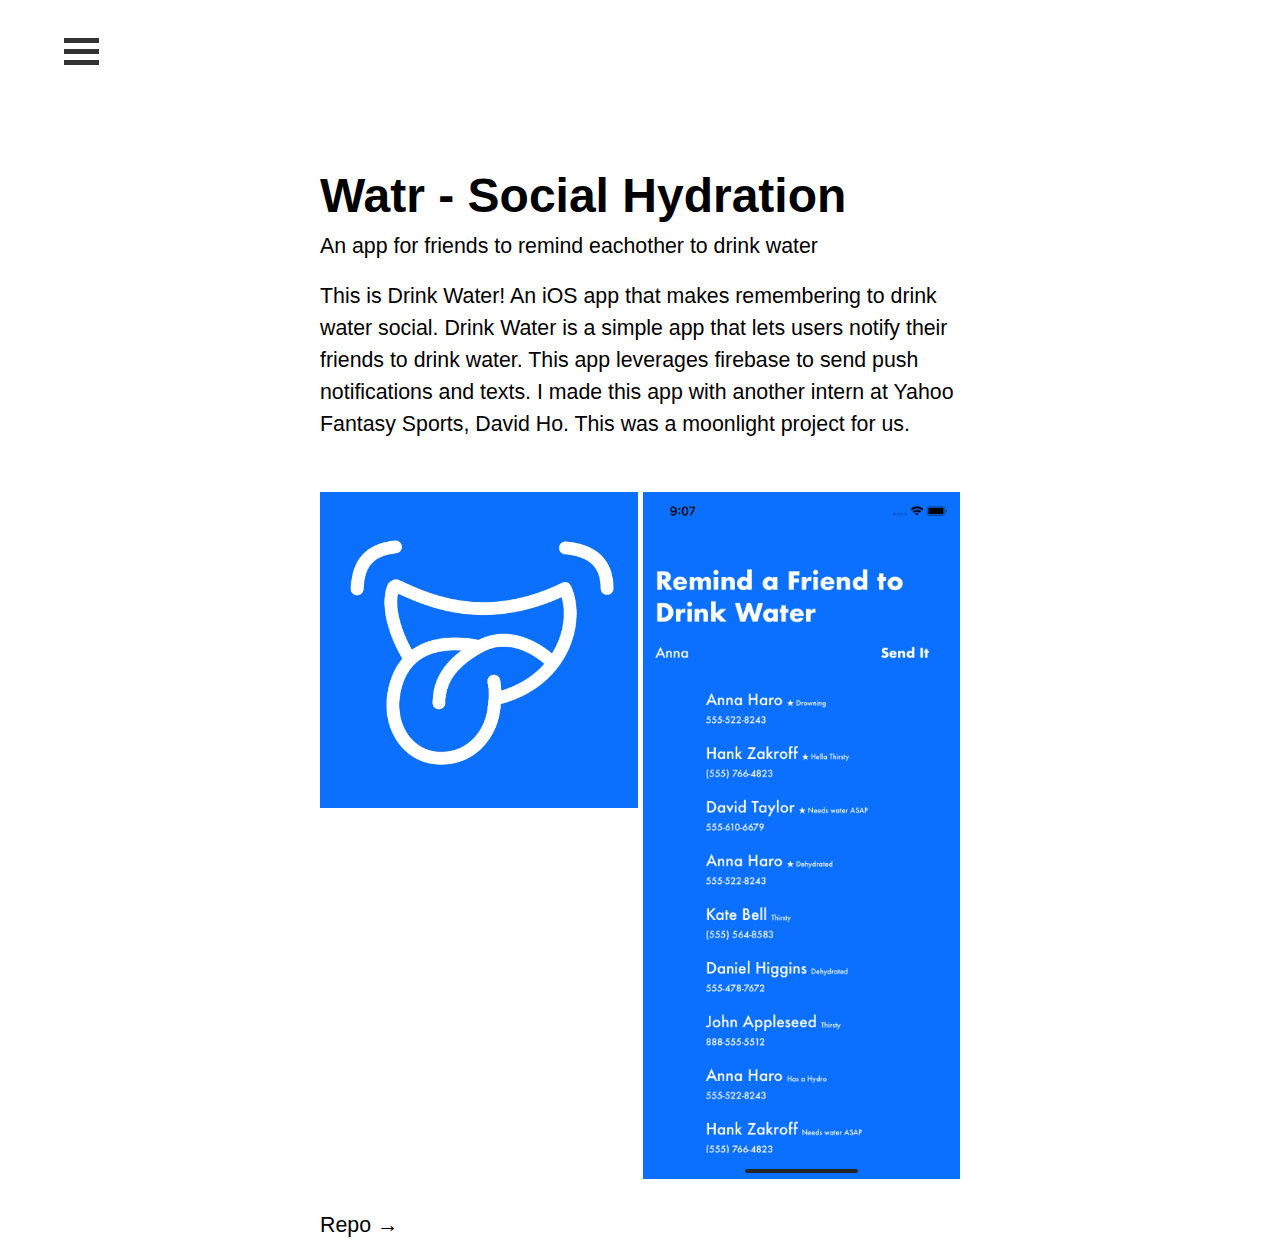
<file: DrinkWater.html>
<!DOCTYPE html>

<head>
    <meta charset="UTF-8">
    <meta name="viewport" content="width=device-width, initial-scale=1.0">
    <meta http-equiv="X-UA-Compatible" content="ie=edge">
    <title>Justin Rodriguez</title>
    <link rel="stylesheet" href="project_styles_2.css">
    <link rel="icon" href="favicon.png">
</head>
<html>

<body>


    <div class="container" onclick="myFunction(this)">
      <div class="hamburger_menu">
        <div class="bar1"></div>
        <div class="bar2"></div>
        <div class="bar3"></div>
      </div>
      <div class="single_column pop_menu">
        <div class="contact_menu">
            <li><a href="index.html" class="link">Home</a></li>
            <li><a href="portfolio.html" class="link">Experience</a></li>
            <li><a href="JustinRodriguezResume.pdf" target="_blank" class="link">Resume</a></li>
            <li><a href="https://github.com/justrodr" target="_blank" class="link">Github</a></li>
            <li><a href="https://www.linkedin.com/in/justin-rodr/" target="_blank" class="link">LinkedIn</a></li>
            <li><a href="https://www.youtube.com/channel/UCtybUM7yJS8pQ94kVcHxs2A?view_as=subscriber" target="_blank" class="link">Youtube</a></li>
        </div>
      </div>
    </div>

    <script>
      function myFunction(x) {
        x.classList.toggle("change");
      }
    </script>
    
    <div class="post_page">
        <h2 class="post_title">Watr - Social Hydration</h2>
        <h3 class="post_subtitle">An app for friends to remind eachother to drink water</h3>
        <p class="post_paragraph">
            This is Drink Water! An iOS app that makes remembering to drink water social. Drink Water is a simple app that lets users notify their friends to drink water. This app leverages firebase to send push notifications and texts. I made this app with another intern at Yahoo Fantasy Sports, David Ho. This was a moonlight project for us.
        </p>
        <div class=two_column_grid>
          <div class="two_col_left_col">
            <img src="thrsty_app_icon.jpg" class="small_pic">
          </div>
          <div class="two_col_right_col">
            <img src="DrinkWaterScreenshot.png" class="small_pic">
          </div>
        </div>
        <a href="https://github.com/justrodr/DrinkWaterApp" target="_blank">Repo &#8594</a>
    </div>
</body>

</html>
</file>
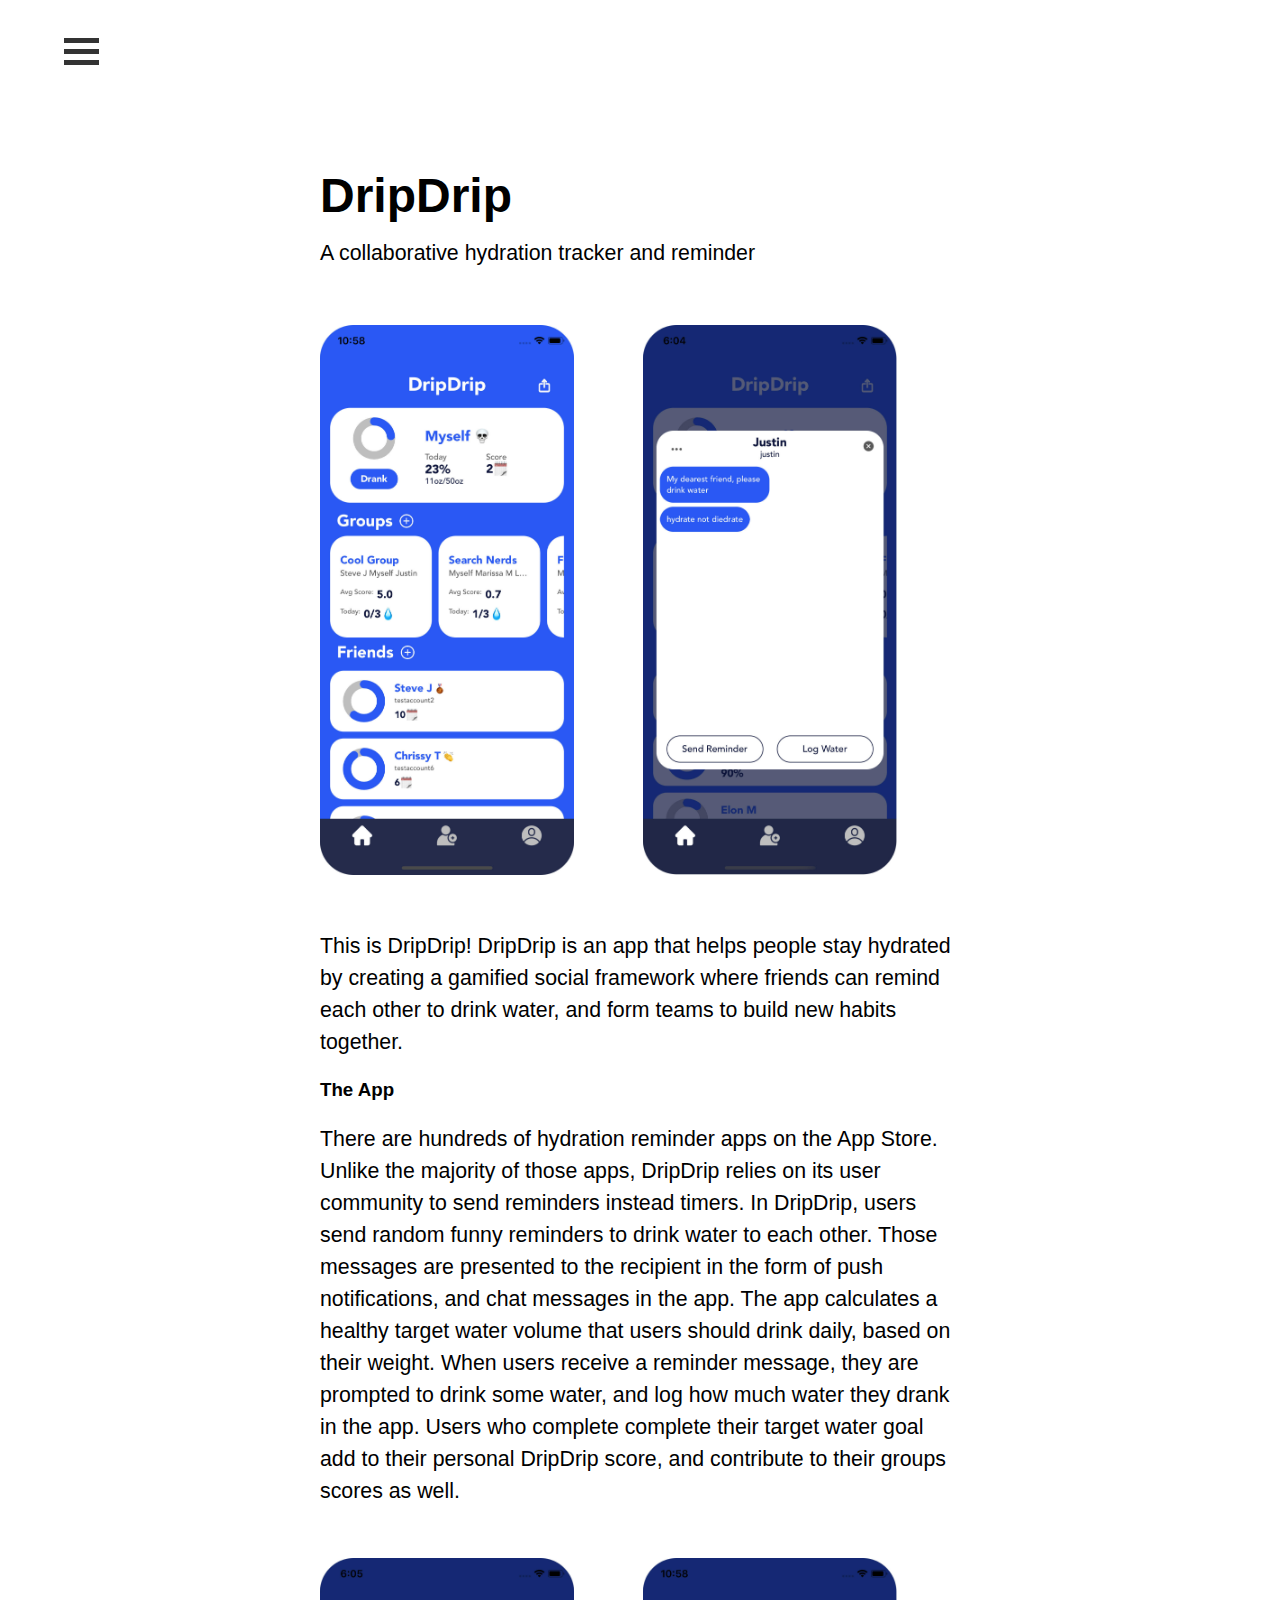
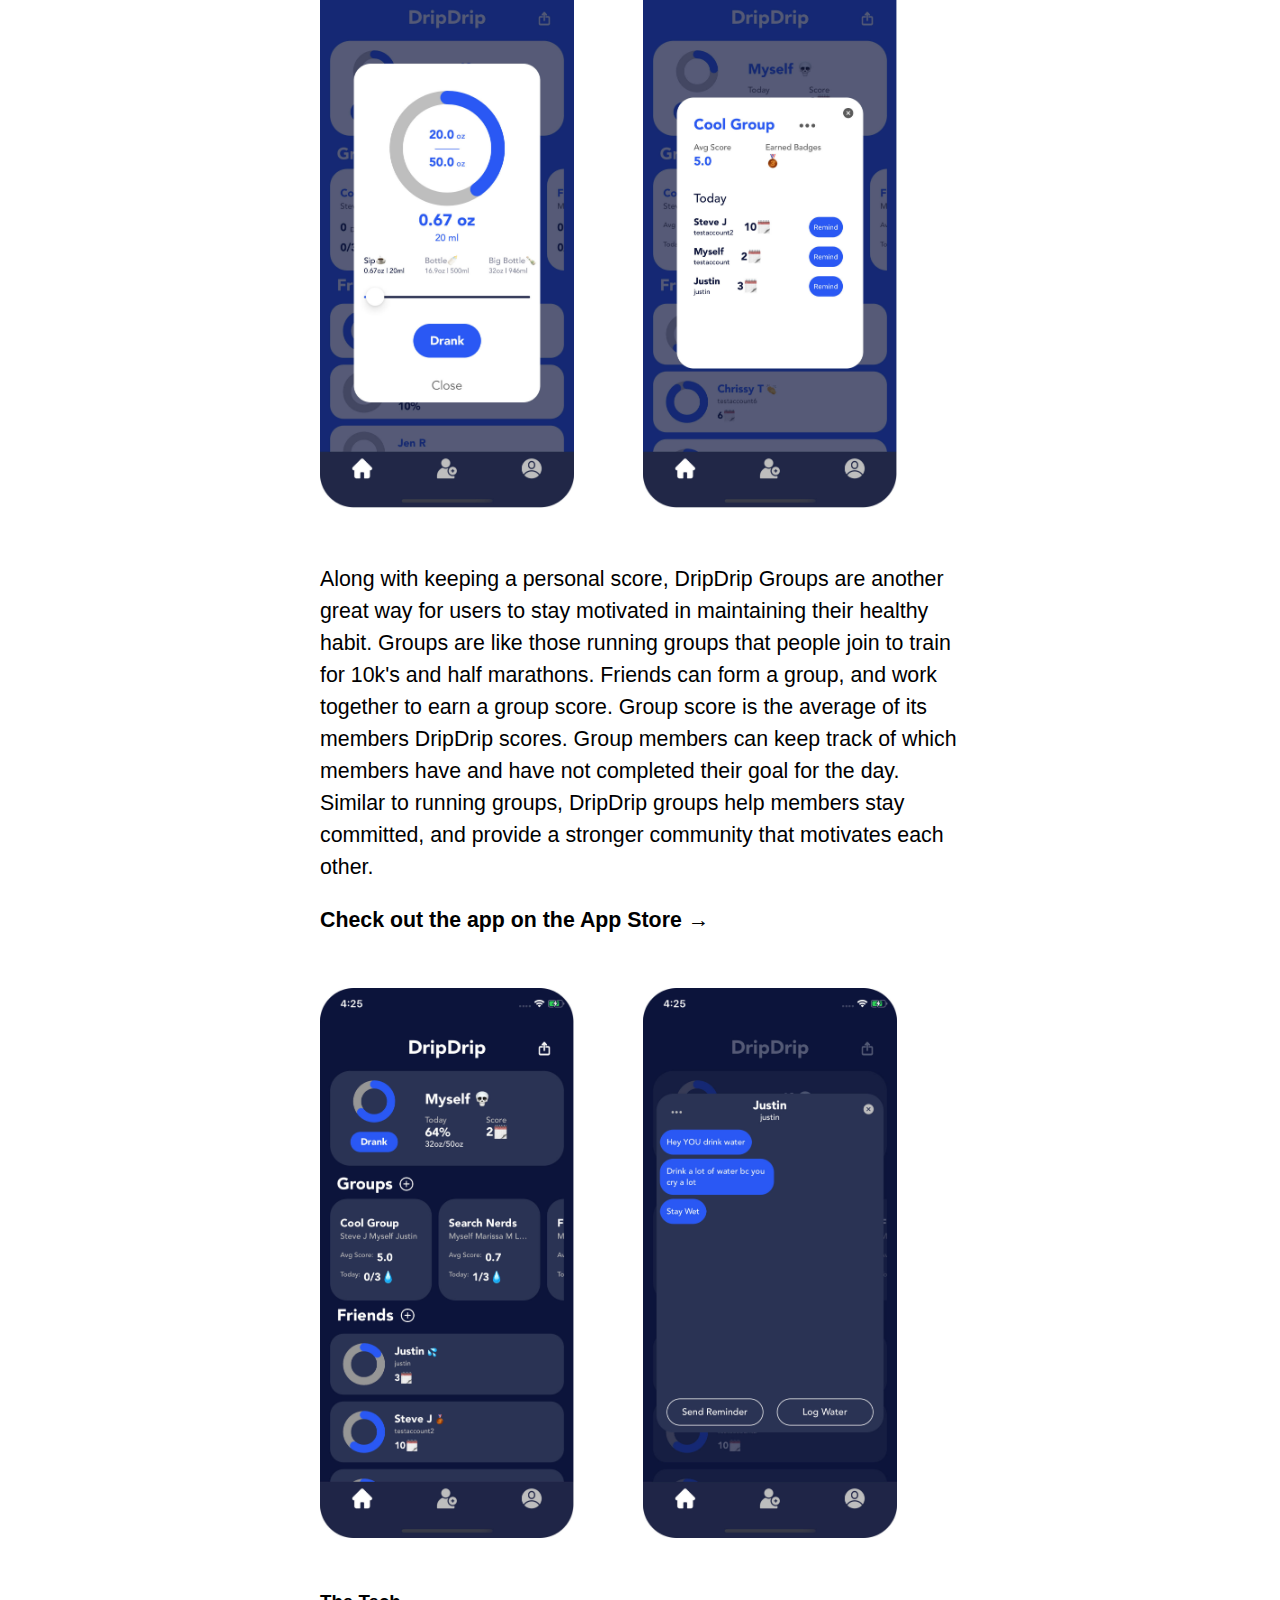
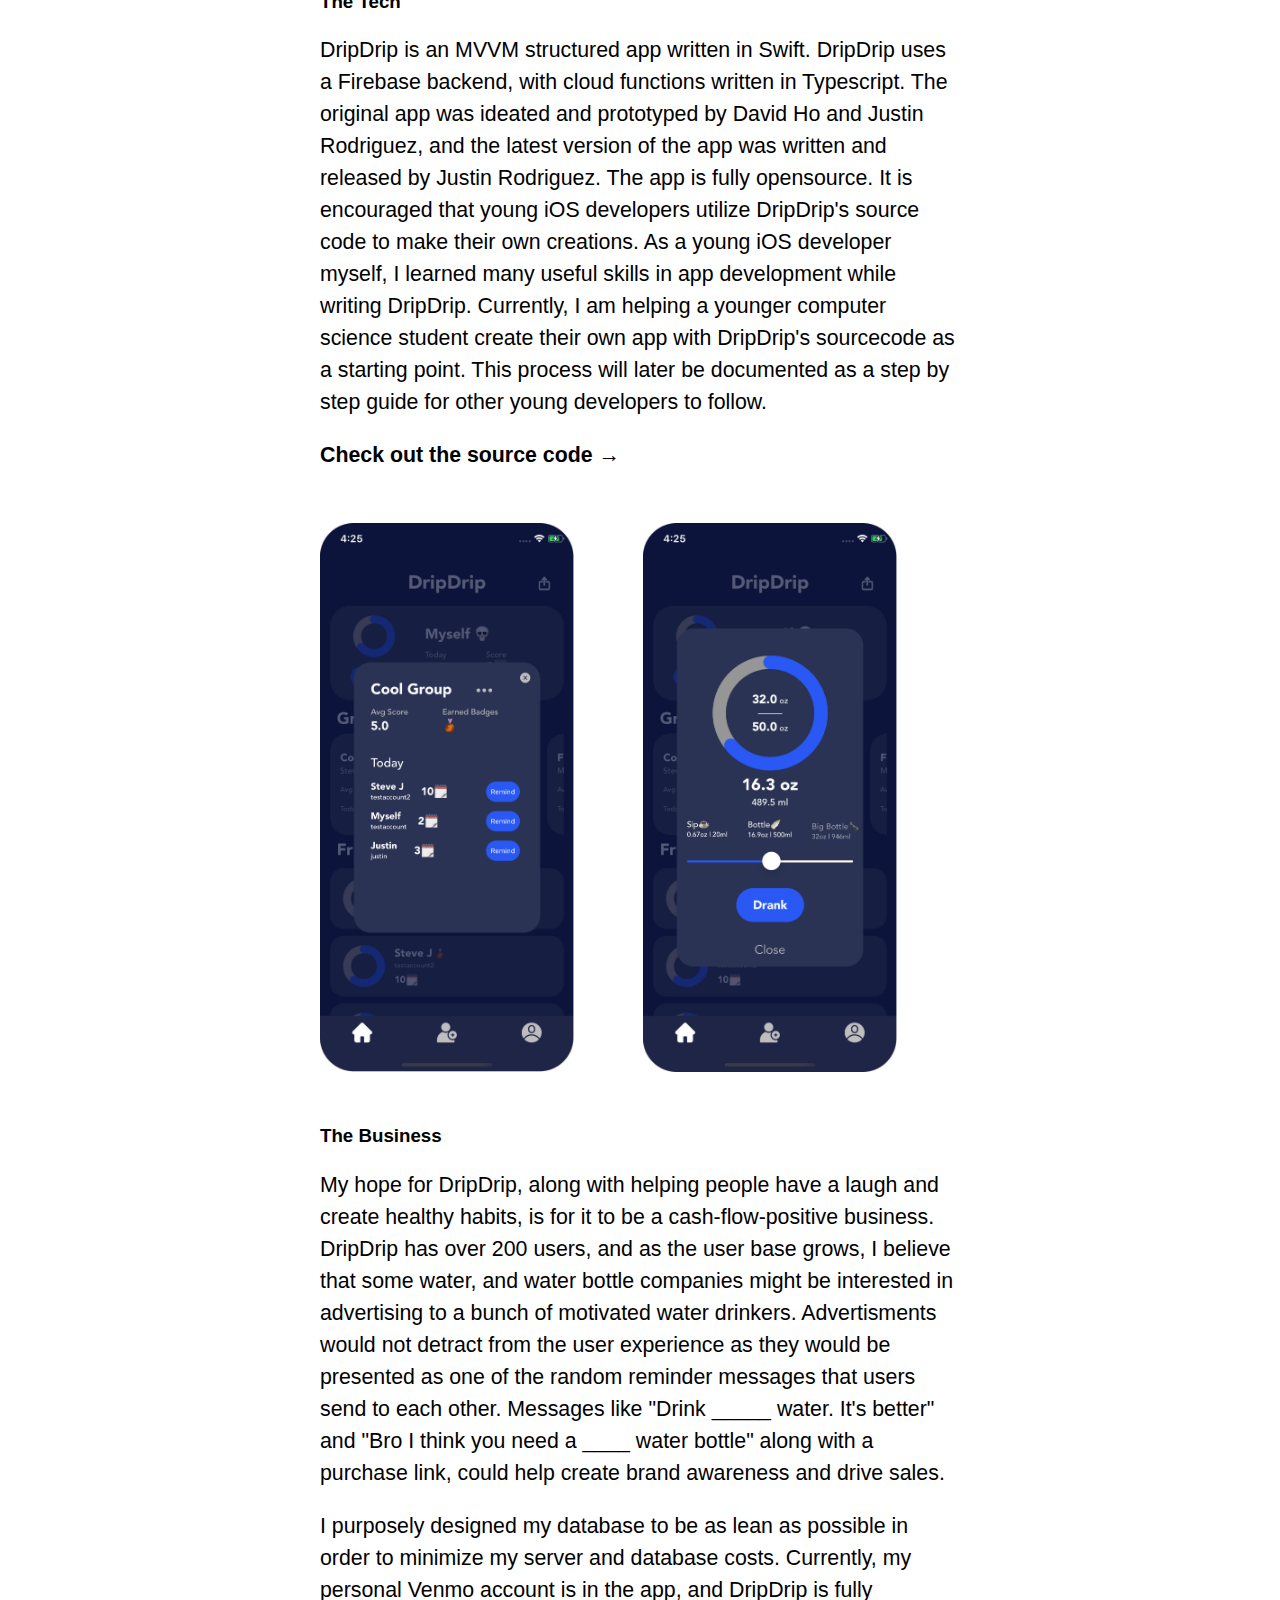
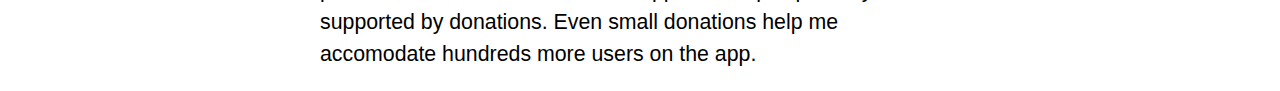
<file: DripDripArticle.html>
<!DOCTYPE html>

<head>
    <meta charset="UTF-8">
    <meta name="viewport" content="width=device-width, initial-scale=1.0">
    <meta http-equiv="X-UA-Compatible" content="ie=edge">
    <title>Justin Rodriguez</title>
    <link rel="stylesheet" href="project_styles_2.css">
    <link rel="icon" href="favicon.png">
</head>
<html>

<body>


    <div class="container" onclick="myFunction(this)">
        <div class="hamburger_menu">
            <div class="bar1"></div>
            <div class="bar2"></div>
            <div class="bar3"></div>
        </div>
        <div class="single_column pop_menu">
            <div class="contact_menu">
                <li><a href="index.html" class="link">Home</a></li>
                <li><a href="portfolio.html" class="link">Experience</a></li>
                <li><a href="JustinRodriguezResume.pdf" target="_blank" class="link">Resume</a></li>
                <li><a href="https://github.com/justrodr" target="_blank" class="link">Github</a></li>
                <li><a href="https://www.linkedin.com/in/justin-rodr/" target="_blank" class="link">LinkedIn</a></li>
                <li><a href="https://www.youtube.com/channel/UCtybUM7yJS8pQ94kVcHxs2A?view_as=subscriber"
                        target="_blank" class="link">Youtube</a></li>
            </div>
        </div>
    </div>

    <script>
        function myFunction(x) {
            x.classList.toggle("change");
        }
    </script>

    <div class="post_page">
        <h2 class="post_title">DripDrip</h2>
        <h4 class="post_subtitle">A collaborative hydration tracker and reminder</h4>
        <div class=two_column_grid>
            <div class="two_col_left_col">
                <img src="Home.jpg" class="small_pic app_screenshot">
            </div>
            <div class="two_col_right_col">
                <img src="Conversation.jpg" class="small_pic app_screenshot">
            </div>
        </div>
        <p class="post_paragraph">
            This is DripDrip! DripDrip is an app that helps people stay hydrated by creating a gamified social framework
            where
            friends can remind each other to drink water, and form teams to build new habits together.
        </p>
        <h3>The App</h3>
        <p class="post_paragraph">
            There are hundreds of hydration reminder apps on the App Store. Unlike the majority of those apps, DripDrip
            relies on its user community to send reminders instead timers. In DripDrip, users send random funny
            reminders to
            drink water to each other. Those messages are presented to the recipient in the form of push notifications,
            and chat messages in the app. The app calculates a healthy target water volume that users should drink
            daily, based on their weight. When users receive a reminder message, they are prompted to drink some water,
            and log how much water they drank in the app. Users who complete complete their target water goal add to
            their personal DripDrip score, and contribute to their groups scores as well.
        </p>
        <div class="two_column_grid">
            <div class="two_col_left_col">
                <img src="LogWater.jpg" class="small_pic app_screenshot">
            </div>
            <div class="two_col_right_col">
                <img src="Group.jpg" class="small_pic app_screenshot">
            </div>
        </div>
        <p class="post_paragraph">
            Along with keeping a personal score, DripDrip Groups are another great way for users to stay motivated in
            maintaining their healthy habit. Groups are like those running groups that people join to train for 10k's
            and half marathons. Friends can form a group, and work together to earn a group score. Group score is the
            average of its members DripDrip scores. Group members can keep
            track of which members have and have not completed their goal for the day. Similar to running groups,
            DripDrip groups help members stay committed, and provide a stronger community that motivates each other.
        </p>
        <p class="post_paragraph">
            <a href="https://apps.apple.com/us/app/dripdrip-social-hydration/id1496441518" target="_blank">Check out the
                app on the App Store &#8594</a>
        </p>
        <div class="two_column_grid">
            <div class="two_col_left_col">
                <img src="DarkModeHome.jpg" class="small_pic app_screenshot">
            </div>
            <div class="two_col_right_col">
                <img src="DarkModeConversation.jpg" class="small_pic app_screenshot">
            </div>
        </div>
        <h3>The Tech</h3>
        <p class="post_paragraph">
            DripDrip is an MVVM structured app written in Swift. DripDrip uses a Firebase backend, with cloud functions
            written in Typescript. The original app was ideated and prototyped by David Ho and Justin Rodriguez, and the
            latest version of the app was written and released by Justin Rodriguez. The app is fully opensource. It is
            encouraged that young iOS developers utilize DripDrip's source code to make their own creations. As a young
            iOS developer myself, I learned many useful skills in app development while writing DripDrip. Currently, I
            am
            helping a younger computer science student create their own app with DripDrip's sourcecode as a starting
            point. This process will later be documented as a step by step guide for other young developers to follow.
        </p>
        <p class="post_paragraph">
            <a href="https://github.com/justrodr/DripDripiOS" target="_blank">Check out the source code &#8594</a>
        </p>
        <div class="two_column_grid">
            <div class="two_col_left_col">
                <img src="DarkModeGroup.jpg" class="small_pic app_screenshot">
            </div>
            <div class="two_col_right_col">
                <img src="DarkModeLogWater.jpg" class="small_pic app_screenshot">
            </div>
        </div>
        <h3>The Business</h3>
        <p class="post_paragraph">
            My hope for DripDrip, along with helping people have a laugh and create healthy habits, is for it to be a
            cash-flow-positive business. DripDrip has over 200 users, and as the user base grows, I believe that some
            water, and water bottle companies might be interested in advertising to a bunch of motivated water drinkers.
            Advertisments would not detract from the user experience as they would be presented as one of the random
            reminder messages that users send to each other. Messages like "Drink _____ water. It's better" and "Bro I
            think you need a ____ water bottle" along with a purchase link, could help create brand awareness and drive
            sales.
        </p>
        <p class="post_paragraph">
            I purposely designed my database to be as lean as possible in order to minimize my server and database
            costs. Currently, my personal Venmo account is in the app, and DripDrip is fully supported by donations.
            Even small donations help me accomodate hundreds more users on the app.
        </p>
    </div>

</body>


</html>
</file>
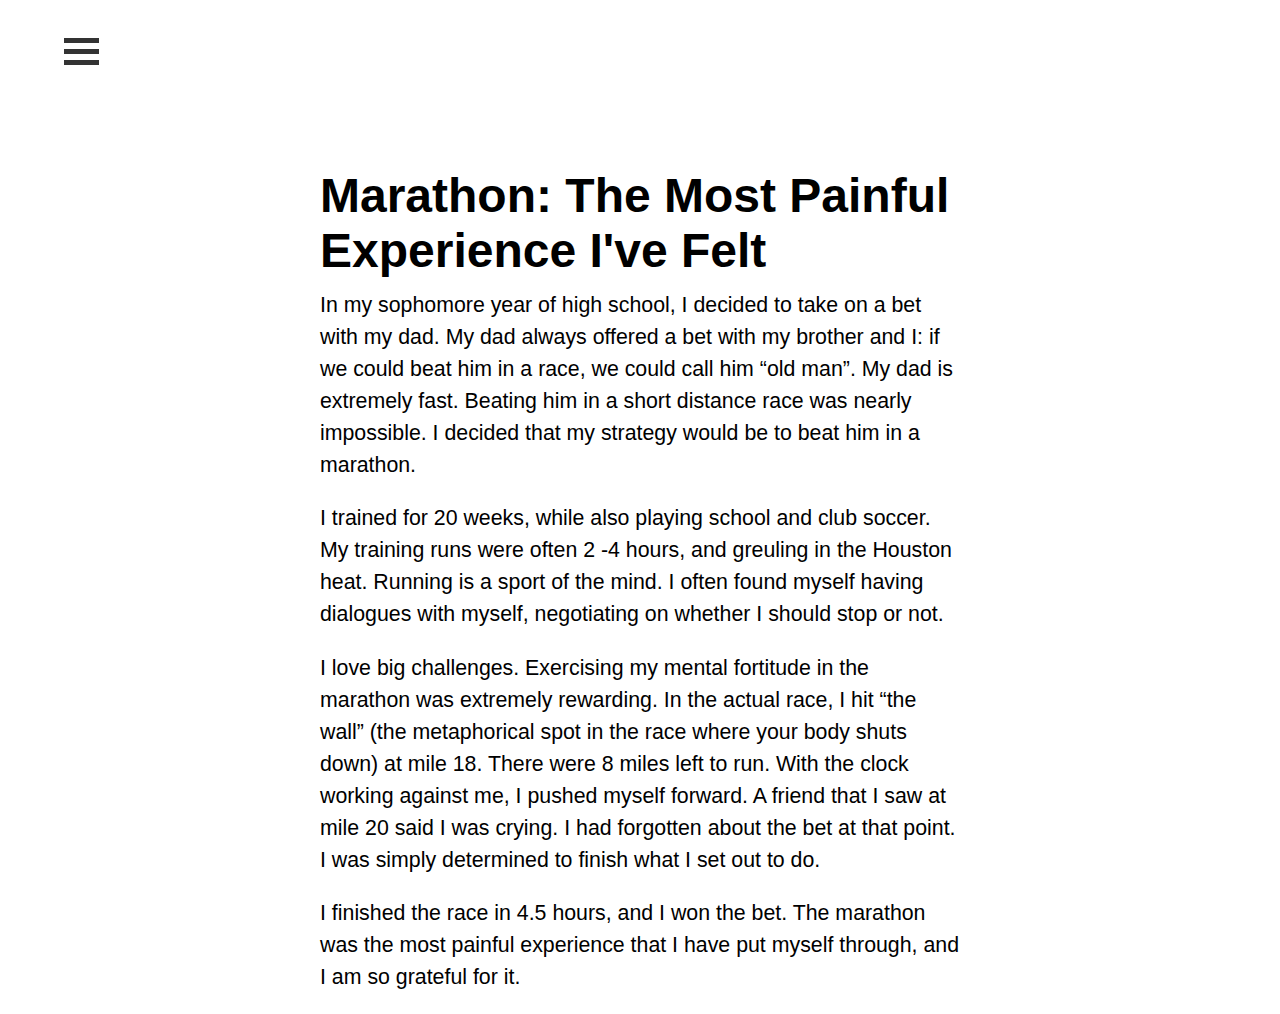
<file: marathon.html>
<!DOCTYPE html>

<head>
    <meta charset="UTF-8">
    <meta name="viewport" content="width=device-width, initial-scale=1.0">
    <meta http-equiv="X-UA-Compatible" content="ie=edge">
    <title>Justin Rodriguez | Current</title>
    <link rel="stylesheet" href="project_styles_2.css">
    <link rel="icon" href="favicon.png">
</head>
<html>

<body>
    <div class="container" onclick="myFunction(this)">
      <div class="hamburger_menu">
        <div class="bar1"></div>
        <div class="bar2"></div>
        <div class="bar3"></div>
      </div>
      <div class="single_column pop_menu">
        <div class="contact_menu">
            <li><a href="index.html" class="link">Home</a></li>
            <li><a href="portfolio.html" class="link">Experience</a></li>
            <li><a href="JustinRodriguezResume.pdf" target="_blank" class="link">Resume</a></li>
            <li><a href="https://github.com/justrodr" target="_blank" class="link">Github</a></li>
            <li><a href="https://www.linkedin.com/in/justin-rodr/" target="_blank" class="link">LinkedIn</a></li>
            <li><a href="https://www.youtube.com/channel/UCtybUM7yJS8pQ94kVcHxs2A?view_as=subscriber" target="_blank" class="link">Youtube</a></li>
        </div>
      </div>
    </div>

    <script>
      function myFunction(x) {
        x.classList.toggle("change");
      }
    </script>

    <div class="post_page">
        <h2 class="post_title">Marathon: The Most Painful Experience I've Felt</h2>
        <p class="post_paragraph">
          In my sophomore year of high school, I decided to take on a bet with my dad. My dad always offered a bet with my brother and I: if we could beat him in a race, we could call him “old man”. My dad is extremely fast. Beating him in a short distance race was nearly impossible. I decided that my strategy would be to beat him in a marathon.
        </p>
        <p class="post_paragraph">
          I trained for 20 weeks, while also playing school and club soccer. My training runs were often 2 -4 hours, and greuling in the Houston heat. Running is a sport of the mind. I often found myself having dialogues with myself, negotiating on whether I should stop or not.
        </p>
        <p class="post_paragraph">
          I love big challenges. Exercising my mental fortitude in the marathon was extremely rewarding. In the actual race, I hit “the wall” (the metaphorical spot in the race where your body shuts down) at mile 18. There were 8 miles left to run. With the clock working against me, I pushed myself forward. A friend that I saw at mile 20 said I was crying. I had forgotten about the bet at that point. I was simply determined to finish what I set out to do.
        </p>
        <p class="post_paragraph">
          I finished the race in 4.5 hours, and I won the bet. The marathon was the most painful experience that I have put myself through, and I am so grateful for it.
        </p>
    </div>


</body>

</html>
</file>
<file: stylesheet.css>
body
{
    margin: 0;
    padding: 0;
    background: white;
    font-family: sans-serif;
    font-weight: lighter;
    max-width: 1920px;
    margin: auto;
}

html {
  scroll-behavior: smooth;
}

header {
  padding: 10%;
  padding-bottom: 0;
  font-weight: Bold;
  font-size: 28pt;
}

#home_menu {
  height: 85vh;
}

#about_p {
  scroll-behavior: smooth;
}

.back-button {
  font-size: 15pt;
}

.two_col_left_col {
    grid-area: left-side;
    float: right;
}

.contact_menu {
    float: right;
    padding: 25vh 0;
    width: 150px;
}
.two_col_right_col {
    grid-area: right-side;
    float: left;
}

.image {
    padding: 25vh 0;
    transform: translateY(4px);
}

.two_column_grid {
    display: grid;
    grid-template-areas:
    'left-side left-side left-side right-side right-side right-side'
    'left-side left-side left-side right-side right-side right-side'
    'left-side left-side left-side right-side right-side right-side'
    'left-side left-side left-side right-side right-side right-side';
    grid-gap: 5px;
    padding-left: 10%;
    padding-right: 10%;
}

.floating_item {
  width: 400px;
  padding-left: 15%;
  padding-right: 15%;
}

li{
    list-style-type: none;
}
li a{
    text-decoration: none;
    display: inline-block;
    color: black;
    font-family: sans-serif;
    font-weight: lighter;
    font-size: 16pt;
    padding: 0 20%;
}

.link::after{
    content: '';
    display: block;
    width: 0;
    height: 2px;
    background: rgb(21, 103, 255) ;
    transition: width .3s;
}

.link:hover::after{
    width: 100%;
    transition:width .3s;
}

.title{
    font-weight: bold;
    font-size: 16pt;
    margin-bottom: 5px;
    font-family: sans-serif;
}

.single_column {
  padding-top: 0;
  padding-left: 10%;
  padding-right: 10%;
}

#down_arrow {
  float: center;
  text-align: center;
  font-size: 40pt;
  font-weight: 100;
}

.vertical_shift {
  transition: 0.3s;
}

.vertical_shift:hover {
  color: #FF2102;
  /* opacity: .5; */
}

#about_p
{
    margin-top: 5px;
    font-weight: 100;
    font-size: 35pt;
    padding-top: 10%;
    padding-bottom: 10%;
}

a{
    color: black;
    text-decoration: none;
}

a:visited{
    color: black;
    text-decoration: none;
}

.article_preview_link:hover .prev_img {
  transform: translateY(-10px);
  opacity: .8;
}

.article_preview_link:hover .article_preview_title {
  transform: translateY(-10px);
}

.article_preview_link:hover .article_preview_subtitle {
  transform: translateY(-10px);
}

.forward-button{
    font-weight: 300;
    font-size: 10pt;
    transition: 0.2s;
}

.forward-button:hover{
    transform: translateX(2.5px);
}

.centered_title {
  font-size: 30pt;
  text-align: center;
  font-weight: 100;
}

.article_preview_title {
  text-align: left;
  font-weight: bold;
  font-size: 30pt;
  margin-top: 10px;
  transition: 0.3s;
}

.article_preview_subtitle {
  font-weight: 100;
  font-size: 15pt;
  margin-top: -30px;
  transition: 0.3s;
}

.prev_img {
  transition: 0.5s;
}

.small_pic{
    padding-top: 30px;
    padding-bottom: 30px;
    width: 80%;
    margin: auto;
}

.shift_down {
  margin-top: 50%;
}

.align_right {
  float: right;
}

.padding_top {
  padding-top: 10%;
}

.blog_entry p{
  font-size: 13pt;
}

.blog_entry h4{
  font-size: 20pt;
}

.footer {
  height: 500px;
  background-color: #FF2102;
}

@media screen and (max-width: 1200px){
  .floating_item {
    width: 350px;
    padding-left: 10%;
    padding-right: 10%;
  }
}

@media screen and (max-width: 973px){
  .floating_item {
    width: 250px;
    padding-left: 5%;
    padding-right: 5%;
  }
}

@media screen and (max-width: 500px){

    .two_column_grid {
        grid-template-areas:
        'left-side left-side left-side left-side left-side left-side'
        'left-side left-side left-side left-side left-side left-side'
        'right-side right-side right-side right-side right-side right-side'
        'right-side right-side right-side right-side right-side right-side';
    }

    .contact_menu {
        float: none;
        margin: auto;
    }

    .home_page_pic {
        display: none;
    }

    .shift_down {
      margin-top: 0;
    }

    .floating_item {
      width: 80%;
      padding-left: 0;
      padding-right: 0;
      float: left;
    }

    .two_col_left_col {
        grid-area: left-side;
        float: center;
    }

    .two_col_right_col {
        grid-area: right-side;
        float: center;
    }

    /* img {
      height: 80px;
    } */



}
b{
  color: black;
  font-weight: bold;
  text-decoration: none;
}
</file>
<file: stylesheet2.css>
body
{
    font-family: sans-serif;
    text-align: left;
    padding: 10%;
}

#about
{
    margin-top: -10px;
    font-weight: bold;
    font-size: 28pt;
}

#main h2
{
    font-weight: bold;
    font-size: 36pt;
    margin-bottom: 10pt;
}

#main p
{
    margin-top: -10pt;
    font-weight: 100;
    font-size:20pt;
}

#contact_page_title
{
    font-size: 36pt;
    margin-bottom: 40pt;
}
#contact_main h2
{
    font-size: 30pt;
    margin-top: -30pt;
}

a{
    color: black;
    text-decoration: none;
}

a:visited{
    color: black;
    text-decoration: none;
}

/* a:hover{
    opacity: .8;
} */

h4{
    font-size: 12pt;
    font-weight: 100;
    /* margin-top: -20px; */
}

.back-button{
    transition: 0.2s;
}

.back-button:hover{
    transform: translateX(-2.5px);
}

.forward-button{
    font-weight: 300;
    font-size: 10pt;
    transition: 0.2s;
}

.forward-button:hover{
    transform: translateX(2.5px);
}

section{
    padding-top: 5%;
    padding-bottom: 5%;
}

.app_screenshot {
    padding-top: 30px;
    padding-bottom: 30px;
    width: 80%;
    margin: auto;
  }

@media screen and (max-width: 500px){
    #about{
        font-size: 18pt;
    }

    #main h2{
    font-weight: bold;
    font-size: 18pt;
    margin-bottom: 10pt;
    }

    #main p{
        margin-top: -5pt;
        font-weight: normal;
        font-size: 14pt;
    }

    #contact_main h2
    {
        font-size: 30pt;
        margin-top: -30pt;
    }

    a{
        color: black;
        text-decoration: none;
    }

    a:visited{
        color: black;
        text-decoration: none;
    }

    h4{
        font-size: 12pt;
        font-weight: 100;
        /* margin-top: -20px; */
    }


}
</file>
<file: project_styles_2.css>
body
{
    font-family: sans-serif;
    margin: 0;
    padding: 0;
}

.post_page {
  padding-left: 25%;
  padding-right: 25%;
  padding-top: 10%;
  z-index: 1;
}

.post_title {
  margin-bottom: -10px;
  font-weight: 900;
  font-size: 36pt;
}

.post_subtitle {
  font-weight: 100;
  font-size: 16pt;
}

.two_col_left_col {
    grid-area: left-side;
    float: right;
}

.two_col_right_col {
    grid-area: right-side;
    float: left;
}

.two_column_grid {
    display: grid;
    grid-template-areas:
    'left-side left-side left-side right-side right-side right-side'
    'left-side left-side left-side right-side right-side right-side'
    'left-side left-side left-side right-side right-side right-side'
    'left-side left-side left-side right-side right-side right-side';
    grid-gap: 5px;
}

.grid-three{
    display: grid;
    grid-template-areas:
    'left_col_three center_col_three right_col_three'
    'left_col_three center_col_three right_col_three'
    'left_col_three center_col_three right_col_three' ;

    grid-gap: 20px;
}

.left-col-three{
    grid-area: left_col_three;
}
.center-col-three{
    grid-area: center_col_three;
 }
.right-col-three{
    grid-area: right_col_three;
 }

.small_pic{
    padding-top: 30px;
    padding-bottom: 30px;
    width: 100%;
    margin: auto;
}

.app_screenshot {
  width: 80%;
}

.post_paragraph {
  font-family: sans-serif;
  font-size: 16pt;
  font-weight: 100;
  line-height: 24pt;
}

a{
    color: black;
    text-decoration: none;
    font-weight: 100;
    font-size: 16pt;
}

a:visited{
    color: black;
    text-decoration: none;
}

a:hover{
    opacity: .8;
}

h2
{
    font-weight: bold;
    font-size: 36pt;
    margin-bottom: 10pt;
    width: 100%;
}

.container {
  display: inline-block;
  cursor: pointer;
  position: fixed;
  height: 5vh;
  width: 100vw;
  /* background-color: blue; */
}

.bar1, .bar2, .bar3 {
  width: 35px;
  height: 5px;
  background-color: #333;
  margin: 6px 0;
  transition: 0.4s;
}

.hamburger_menu {
  position: fixed;
  padding-left: 5%;
  padding-top: 2.5%;
  z-index: 0;
}

.change .bar1 {
  -webkit-transform: rotate(-45deg) translate(-9px, 6px);
  transform: rotate(-45deg) translate(-9px, 6px);
}

.change .bar2 {opacity: 0;}

.change .bar3 {
  -webkit-transform: rotate(45deg) translate(-8px, -8px);
  transform: rotate(45deg) translate(-8px, -8px);
}

.change .pop_menu {
  opacity: 1;
  visibility: visible;
  z-index: 2;
}

.change .hamburger_menu {
  z-index: 100
}

.pop_menu {
  cursor: pointer;
  position: fixed;
  background-color: white;
  height: 100%;
  width: 100%;
  opacity: 0;
  visibility: hidden;
  z-index: 0;
  transition: 0.4s;
}

.contact_menu {
    text-align: center;
    padding-top: 30vh;
}

li{
    list-style-type: none;
}
li a{
    text-decoration: none;
    display: inline-block;
    color: black;
    font-family: sans-serif;
    font-weight: lighter;
    font-size: 14pt;
    padding: 0 20%;
}

.link::after{
    content: '';
    display: block;
    width: 0;
    height: 2px;
    background: rgb(21, 103, 255) ;
    transition: width .3s;
}

.link:hover::after{
    width: 100%;
    transition:width .3s;
}

.videoWrapper {
	position: relative;
	padding-bottom: 56.25%; /* 16:9 */
	padding-top: 25px;
  height: 0;
  margin-bottom: 50px;
  z-index: 0;
}
.videoWrapper iframe {
	position: absolute;
	top: 0;
	left: 0;
	width: 100%;
	height: 100%;
}


@media screen and (max-width: 700px){

  .post_page {
    padding-left: 5%;
    padding-right: 5%;
    padding-top: 5%;
  }

}

.post_paragraph a {
  font-weight: bold;  
  display: inline-block;
  }
</file>
<file: project_styles.css>
body
{
    font-family: sans-serif;
    text-align: left;
    padding: 10%;
}

a{
    color: black;
    text-decoration: none;
}

a:visited{
    color: black;
    text-decoration: none;
}

a:hover{
    opacity: .8;
}

h2
{
    font-weight: bold;
    font-size: 36pt;
    margin-bottom: 10pt;
}

.back-button{
    float: left;
    width: 100px;
    transition: 0.2s;
}

.back-button:hover{
    transform: translateX(-2.5px);
}

p{
    font-size: 18pt;
    font-weight: 100;
    /* padding-top: 20px;
    padding-bottom: 20px; */
    width: 100%;
}

.project_img{
    width: 100%;
}

.small_pic{
    padding-top: 30px;
    padding-bottom: 30px;
    width: 100%;
    margin: auto;
}

.left-col{
    grid-area: left_col;
}
.right-col{
    grid-area: right_col;
 }

.grid{
    display: grid;
    grid-template-areas:
    'left_col left_col right_col right_col'
    'left_col left_col right_col right_col'
    'left_col left_col right_col right_col';

    grid-gap: 20px;
}

.left-col-three{
    grid-area: left_col_three;
}
.center-col-three{
    grid-area: center_col_three;
 }
.right-col-three{
    grid-area: right_col_three;
 }


.grid-three{
    display: grid;
    grid-template-areas:
    'left_col_three center_col_three right_col_three'
    'left_col_three center_col_three right_col_three'
    'left_col_three center_col_three right_col_three' ;

    grid-gap: 20px;
}

.videoWrapper {
	position: relative;
	padding-bottom: 56.25%; /* 16:9 */
	padding-top: 25px;
    height: 0;
    margin-bottom: 50px;
}
.videoWrapper iframe {
	position: absolute;
	top: 0;
	left: 0;
	width: 100%;
	height: 100%;
}

@media screen and (max-width: 900px){

    .grid{
    display: grid;
    grid-template-areas:
    'left_col left_col left_col left_col'
    'left_col left_col left_col left_col'
    'right_col right_col right_col right_col'
    'right_col right_col right_col right_col';


    grid-gap: 20px;
    }

    .grid-three{
        display: grid;
        grid-template-areas:
        'left_col_three left_col_three left_col_three'
        'center_col_three center_col_three center_col_three'
        'right_col_three right_col_three right_col_three' ;

        grid-gap: 20px;
    }
}

@media screen and (max-width: 400px){
    h2{
        font-size: 20pt;
    }

    p{
        font-size: 10pt;
    }
}
</file>
